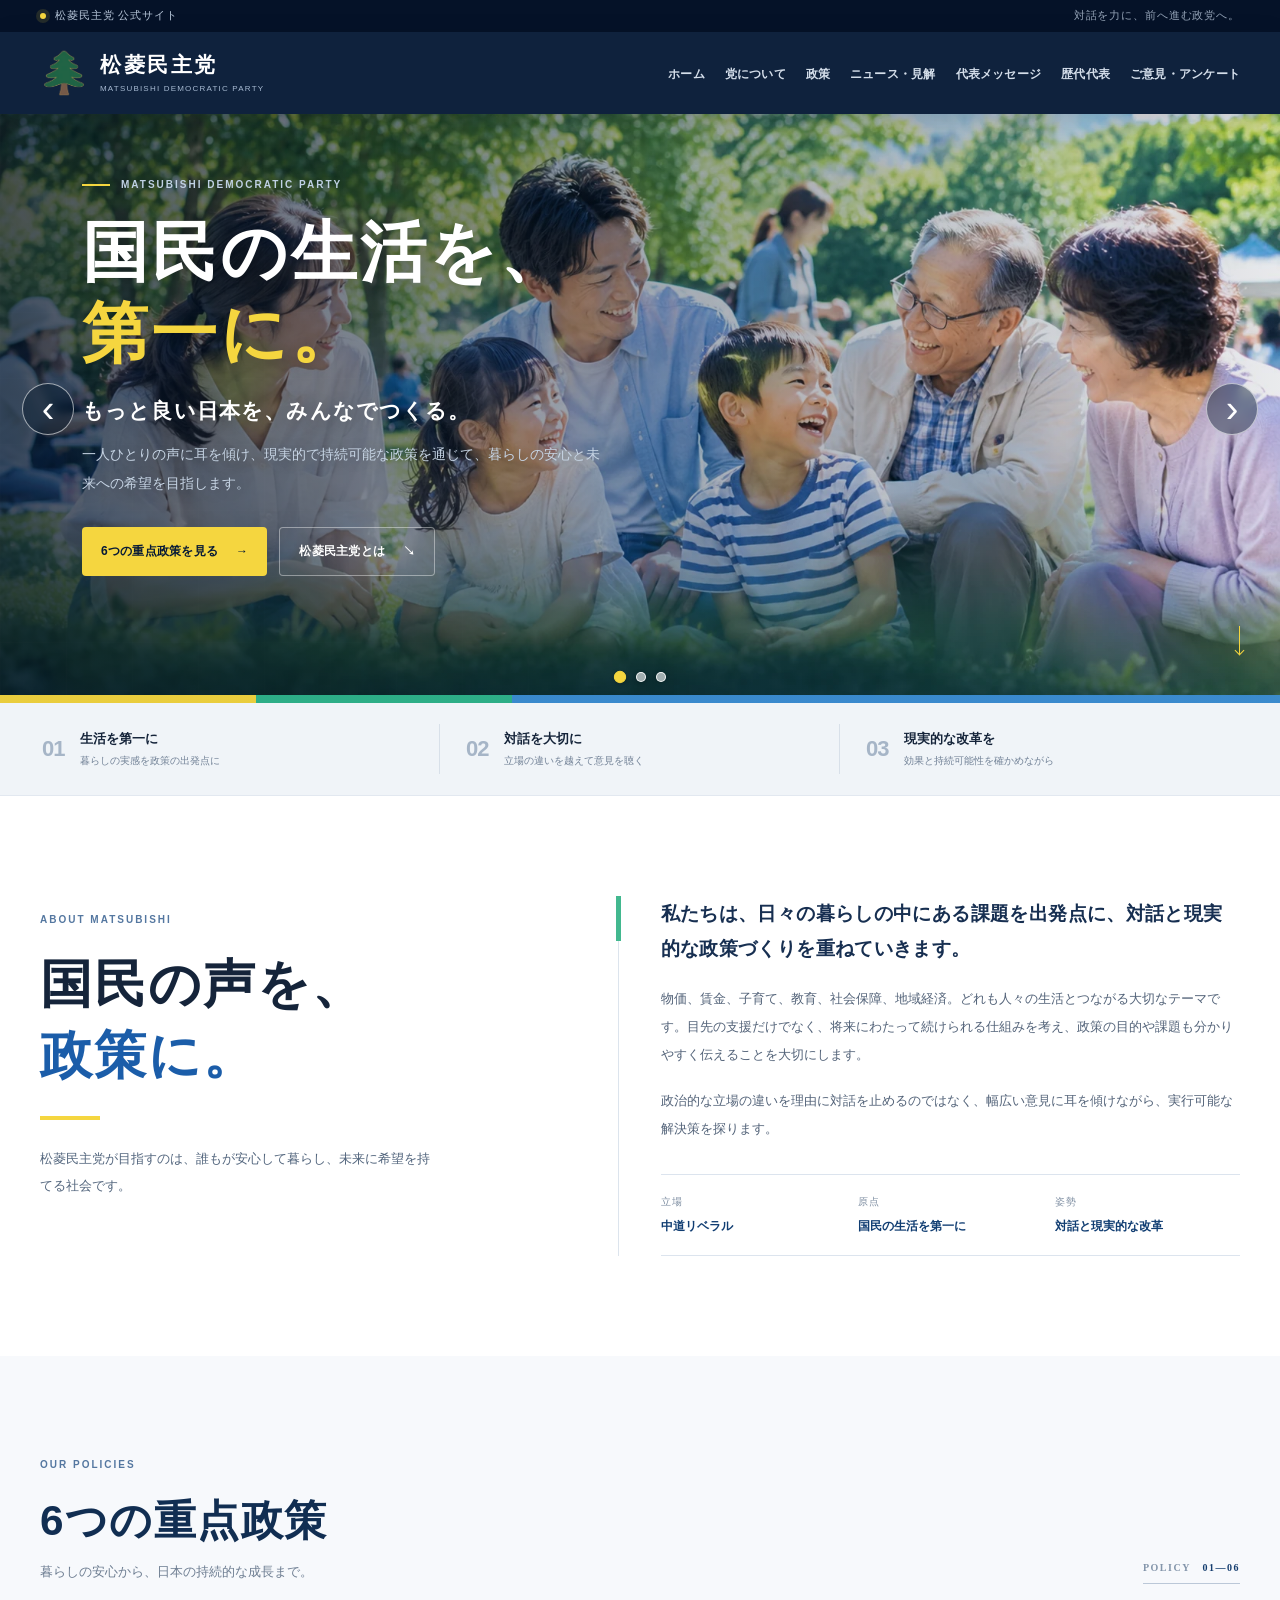
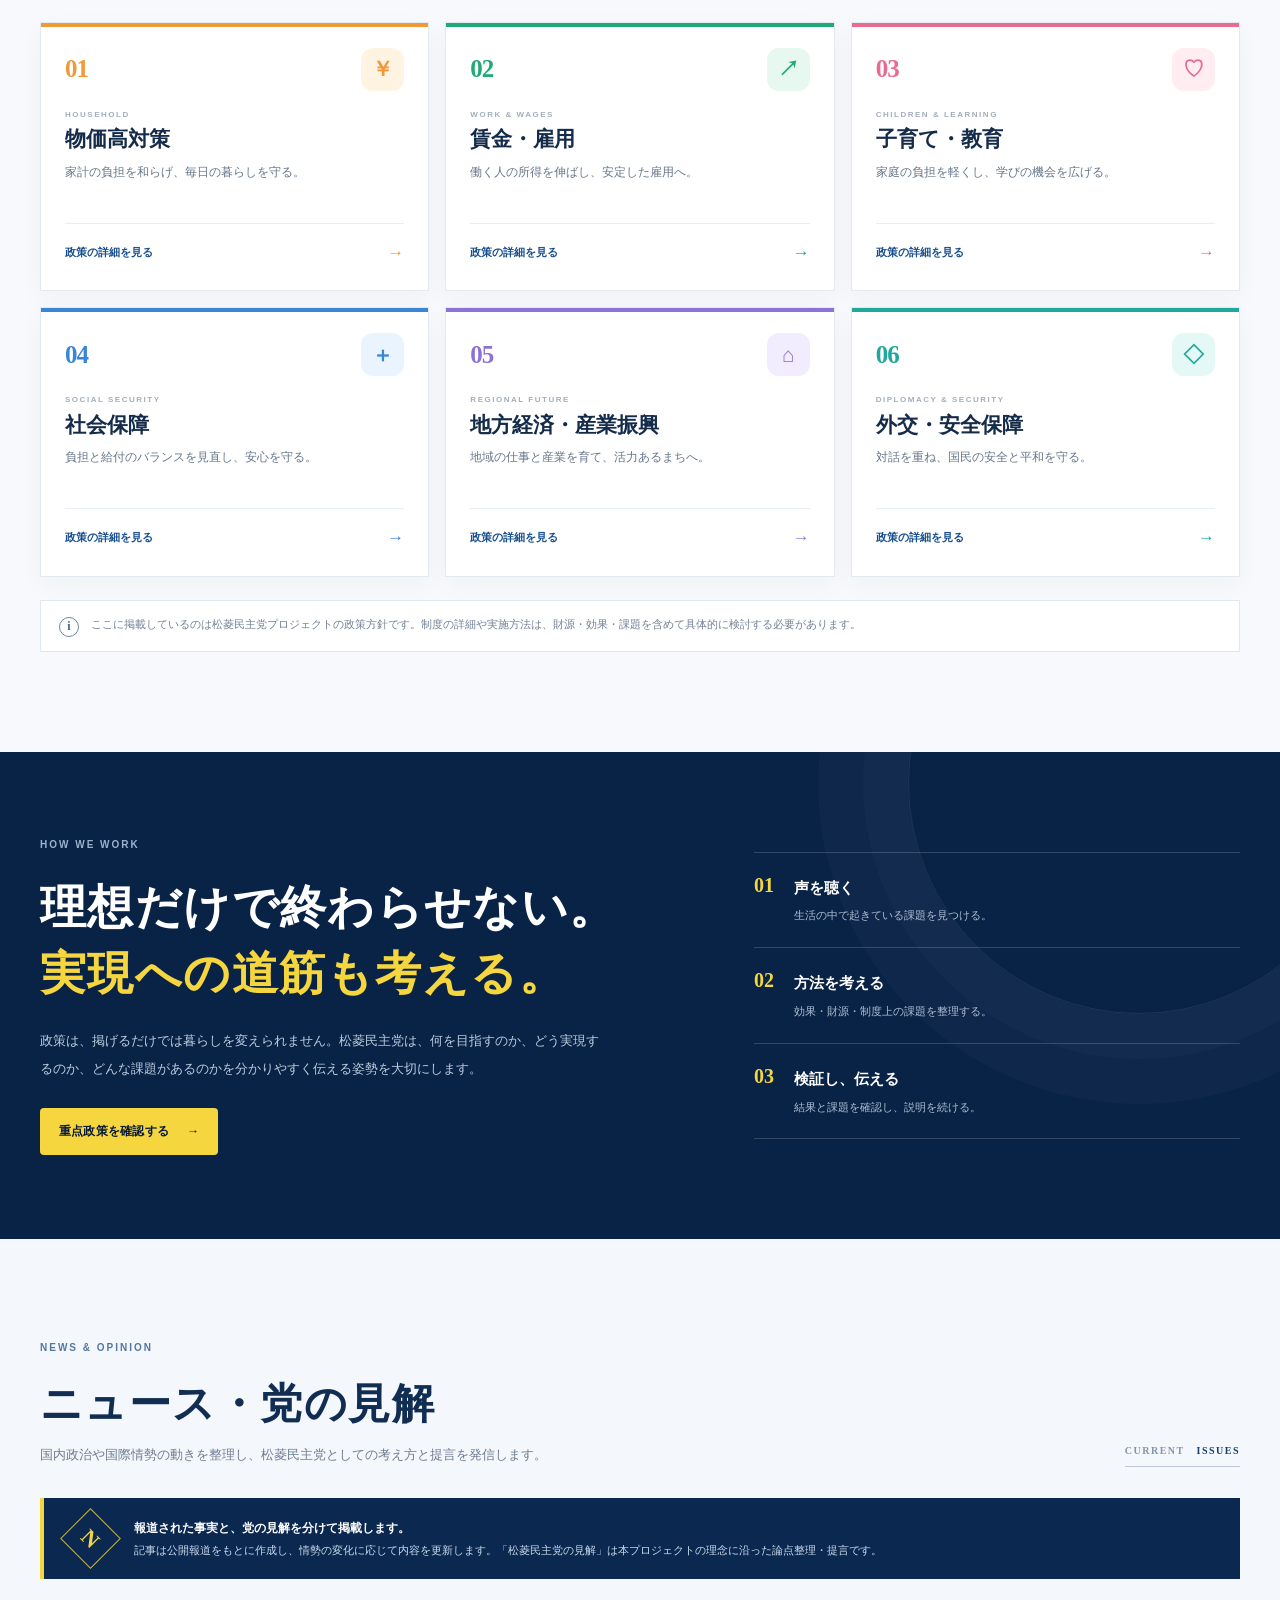
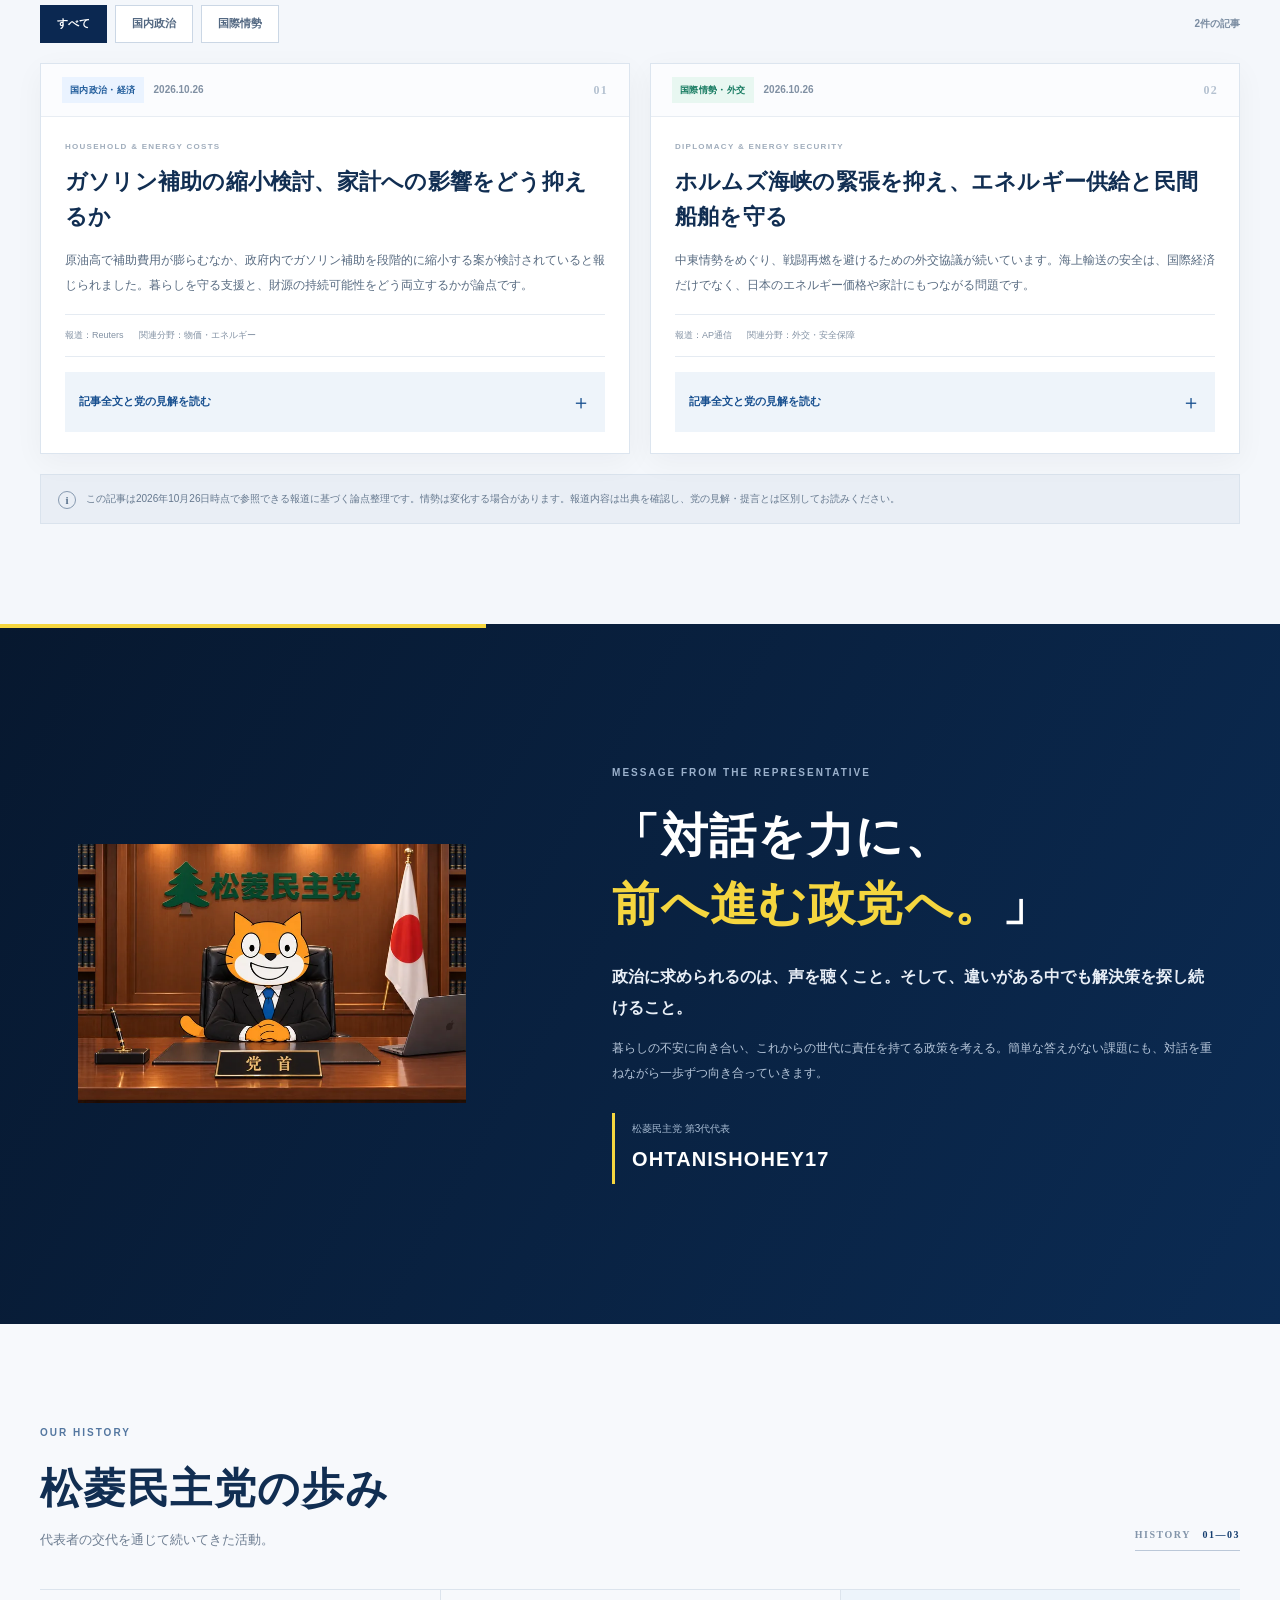
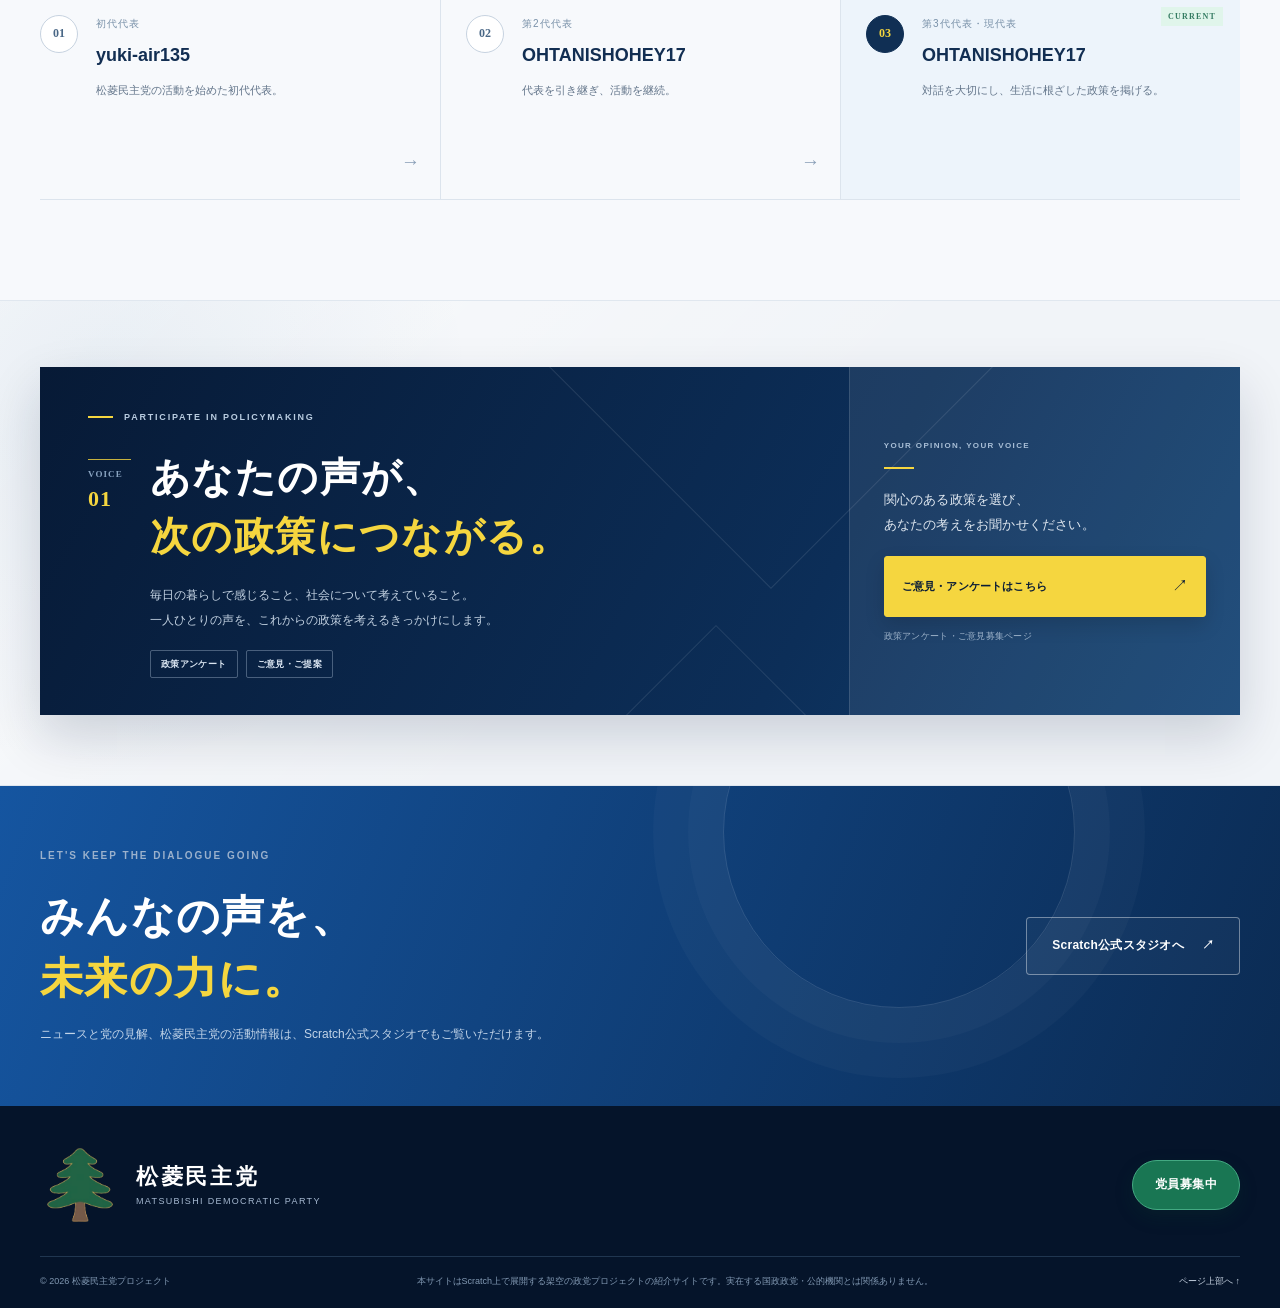
<file: index.html>
<!doctype html>
<html lang="ja">
<head>
  <meta charset="utf-8">
  <meta name="viewport" content="width=device-width, initial-scale=1">
  <link rel="canonical" href="https://matsubishi-group.github.io/MDP/">
<meta name="theme-color" content="#081b37">
  <meta name="description" content="松菱民主党の公式サイト。国民の生活を第一に、物価高対策、賃金・雇用、子育て・教育、社会保障、地方経済、外交・安全保障の6つの重点政策を紹介します。">
  <title>松菱民主党 公式サイト｜国民の生活を、第一に。</title>
  <meta property="og:site_name" content="松菱民主党">
  <meta property="og:title" content="松菱民主党 公式サイト｜国民の生活を、第一に。">
  <meta property="og:description" content="国民の生活を第一に。松菱民主党の理念、6つの重点政策、活動と代表メッセージをご紹介します。">
  <meta property="og:type" content="website">
  <meta property="og:url" content="https://matsubishi-group.github.io/MDP/">
  <meta property="og:image" content="https://matsubishi-group.github.io/MDP/assets/logo-tree.png">
  <script type="application/ld+json">
  {
    "@context": "https://schema.org",
    "@type": "Organization",
    "name": "松菱民主党",
    "alternateName": "Matsubishi Democratic Party",
    "url": "https://matsubishi-group.github.io/MDP/",
    "logo": "https://matsubishi-group.github.io/MDP/assets/logo-tree.png",
    "description": "国民の生活を第一に考えることを基本理念とする、架空の政治団体の公式サイトです。"
  }
  </script>
  <link rel="icon" href="assets/logo-tree.png" type="image/png">
  <link rel="stylesheet" href="styles.css?v=20261030-navfix">
</head>
<body>
  <a class="skip-link" href="#main">本文へスキップ</a>
  <div class="topline"><div class="container topline-inner"><span><i class="status-dot"></i> 松菱民主党 公式サイト</span><span class="topline-right">対話を力に、前へ進む政党へ。</span></div></div>
  <header class="site-header" id="top">
    <div class="container nav-wrap">
      <a class="brand" href="#top" aria-label="松菱民主党 ホーム">
        <img src="assets/logo-tree.png" width="48" height="48" alt="">
        <span class="brand-text"><strong>松菱民主党</strong><small>MATSUBISHI DEMOCRATIC PARTY</small></span>
      </a>
      <button class="menu-toggle" aria-expanded="false" aria-controls="main-nav" aria-label="メニューを開く"><span></span><span></span><span></span></button>
      <nav id="main-nav" class="main-nav" aria-label="メインメニュー">
        <a class="nav-link is-active" href="#top">ホーム</a>
        <a class="nav-link" href="#about">党について</a>
        <a class="nav-link" href="#policies">政策</a>
        <a class="nav-link" href="#activities">ニュース・見解</a>
        <a class="nav-link" href="#message">代表メッセージ</a>
        <a class="nav-link" href="#history">歴代代表</a>
        <a class="nav-link" href="voice.html">ご意見・アンケート</a>
      </nav>
    </div>
  </header>

  <main id="main">
    <section class="hero" aria-label="松菱民主党の理念">
      <div class="hero-background-slide" aria-hidden="true"></div>
      <div class="hero-grid-pattern" aria-hidden="true"></div>
      <button class="hero-slider-arrow hero-slider-prev" type="button" aria-label="前のスライドへ">&#8249;</button>
      <button class="hero-slider-arrow hero-slider-next" type="button" aria-label="次のスライドへ">&#8250;</button>
      <div class="hero-pagination" role="group" aria-label="バナーのページネーション">
        <button class="hero-pagination-dot is-active" type="button" data-hero-page="0" aria-label="1枚目：国民の生活" aria-pressed="true">01</button>
        <button class="hero-pagination-dot" type="button" data-hero-page="1" aria-label="2枚目：医療と福祉" aria-pressed="false">02</button>
        <button class="hero-pagination-dot" type="button" data-hero-page="2" aria-label="3枚目：地域の暮らし" aria-pressed="false">03</button>
      </div>
      <div class="container hero-inner">
        <div class="hero-copy">
          <p class="eyebrow"><span class="eyebrow-line"></span> MATSUBISHI DEMOCRATIC PARTY</p>
          <h1 id="hero-title">国民の生活を、<br><em>第一に。</em></h1>
          <p class="hero-lead" id="hero-lead">もっと良い日本を、みんなでつくる。</p>
          <p class="hero-description">一人ひとりの声に耳を傾け、現実的で持続可能な政策を通じて、暮らしの安心と未来への希望を目指します。</p>
          <div class="hero-actions">
            <a class="button button-yellow" href="#policies">6つの重点政策を見る <span aria-hidden="true">→</span></a>
            <a class="button button-outline" href="#about">松菱民主党とは <span aria-hidden="true">↘</span></a>
          </div>
        </div>
        <div class="hero-visual" aria-label="松菱民主党の既存ビジュアル">
          <div class="hero-photo hero-photo-main" data-slide-photo="0"></div>
          <div class="hero-photo hero-photo-side" data-slide-photo="1"></div>
          <div class="hero-photo hero-photo-small" data-slide-photo="2"></div>
          <div class="photo-caption"><span class="caption-dot"></span><span id="hero-caption">対話から、より良い未来へ</span></div>
          <div class="hero-number">01 <span>/ 03</span></div>
        </div>
      </div>
      <div class="hero-bottom container"><span>暮らしに寄り添う政策を。</span><span class="scroll-hint">SCROLL <i></i></span></div>
    </section>

    <section class="value-strip" aria-label="松菱民主党が大切にすること">
      <div class="container value-grid">
        <div class="value-item"><span class="value-number">01</span><span><strong>生活を第一に</strong><small>暮らしの実感を政策の出発点に</small></span></div>
        <div class="value-item"><span class="value-number">02</span><span><strong>対話を大切に</strong><small>立場の違いを越えて意見を聴く</small></span></div>
        <div class="value-item"><span class="value-number">03</span><span><strong>現実的な改革を</strong><small>効果と持続可能性を確かめながら</small></span></div>
      </div>
    </section>

    <section class="section about-section" id="about">
      <div class="container about-layout">
        <div class="section-heading">
          <p class="section-kicker">ABOUT MATSUBISHI</p>
          <h2>国民の声を、<br><span>政策に。</span></h2>
          <div class="heading-rule"></div>
          <p class="heading-note">松菱民主党が目指すのは、誰もが安心して暮らし、未来に希望を持てる社会です。</p>
        </div>
        <div class="about-copy">
          <p class="lead-paragraph">私たちは、日々の暮らしの中にある課題を出発点に、対話と現実的な政策づくりを重ねていきます。</p>
          <p>物価、賃金、子育て、教育、社会保障、地域経済。どれも人々の生活とつながる大切なテーマです。目先の支援だけでなく、将来にわたって続けられる仕組みを考え、政策の目的や課題も分かりやすく伝えることを大切にします。</p>
          <p>政治的な立場の違いを理由に対話を止めるのではなく、幅広い意見に耳を傾けながら、実行可能な解決策を探ります。</p>
          <div class="about-points"><div><span>立場</span><strong>中道リベラル</strong></div><div><span>原点</span><strong>国民の生活を第一に</strong></div><div><span>姿勢</span><strong>対話と現実的な改革</strong></div></div>
        </div>
      </div>
    </section>

    <section class="section policy-section" id="policies">
      <div class="container">
        <div class="section-topline"><div><p class="section-kicker">OUR POLICIES</p><h2 class="section-title">6つの重点政策</h2><p class="section-subtitle">暮らしの安心から、日本の持続的な成長まで。</p></div><span class="section-index">POLICY <b>01—06</b></span></div>
        <div class="policy-grid">
          <article class="policy-card policy-orange" id="policy-prices">
            <div class="policy-card-top"><span class="policy-no">01</span><span class="policy-icon" aria-hidden="true">￥</span></div><p class="policy-label">HOUSEHOLD</p><h3>物価高対策</h3><p class="policy-short">家計の負担を和らげ、毎日の暮らしを守る。</p><a class="text-button policy-page-link" href="policy-prices.html">政策の詳細を見る <span aria-hidden="true">→</span></a>
            
          </article>
          <article class="policy-card policy-green" id="policy-wages">
            <div class="policy-card-top"><span class="policy-no">02</span><span class="policy-icon" aria-hidden="true">↗</span></div><p class="policy-label">WORK & WAGES</p><h3>賃金・雇用</h3><p class="policy-short">働く人の所得を伸ばし、安定した雇用へ。</p><a class="text-button policy-page-link" href="policy-wages.html">政策の詳細を見る <span aria-hidden="true">→</span></a>
            
          </article>
          <article class="policy-card policy-rose" id="policy-education">
            <div class="policy-card-top"><span class="policy-no">03</span><span class="policy-icon" aria-hidden="true">♡</span></div><p class="policy-label">CHILDREN & LEARNING</p><h3>子育て・教育</h3><p class="policy-short">家庭の負担を軽くし、学びの機会を広げる。</p><a class="text-button policy-page-link" href="policy-education.html">政策の詳細を見る <span aria-hidden="true">→</span></a>
            
          </article>
          <article class="policy-card policy-blue" id="policy-social">
            <div class="policy-card-top"><span class="policy-no">04</span><span class="policy-icon" aria-hidden="true">＋</span></div><p class="policy-label">SOCIAL SECURITY</p><h3>社会保障</h3><p class="policy-short">負担と給付のバランスを見直し、安心を守る。</p><a class="text-button policy-page-link" href="policy-social.html">政策の詳細を見る <span aria-hidden="true">→</span></a>
            
          </article>
          <article class="policy-card policy-purple" id="policy-local">
            <div class="policy-card-top"><span class="policy-no">05</span><span class="policy-icon" aria-hidden="true">⌂</span></div><p class="policy-label">REGIONAL FUTURE</p><h3>地方経済・産業振興</h3><p class="policy-short">地域の仕事と産業を育て、活力あるまちへ。</p><a class="text-button policy-page-link" href="policy-local.html">政策の詳細を見る <span aria-hidden="true">→</span></a>
            
          </article>
          <article class="policy-card policy-teal" id="policy-security">
            <div class="policy-card-top"><span class="policy-no">06</span><span class="policy-icon" aria-hidden="true">◇</span></div><p class="policy-label">DIPLOMACY & SECURITY</p><h3>外交・安全保障</h3><p class="policy-short">対話を重ね、国民の安全と平和を守る。</p><a class="text-button policy-page-link" href="policy-security.html">政策の詳細を見る <span aria-hidden="true">→</span></a>
            
          </article>
        </div>
        <div class="policy-note"><span class="note-symbol">i</span><p>ここに掲載しているのは松菱民主党プロジェクトの政策方針です。制度の詳細や実施方法は、財源・効果・課題を含めて具体的に検討する必要があります。</p></div>
      </div>
    </section>

    <section class="section approach-section">
      <div class="container approach-layout">
        <div><p class="section-kicker section-kicker-light">HOW WE WORK</p><h2>理想だけで終わらせない。<br><span>実現への道筋も考える。</span></h2><p class="approach-intro">政策は、掲げるだけでは暮らしを変えられません。松菱民主党は、何を目指すのか、どう実現するのか、どんな課題があるのかを分かりやすく伝える姿勢を大切にします。</p><a class="button button-yellow" href="#policies">重点政策を確認する <span aria-hidden="true">→</span></a></div>
        <div class="approach-steps"><div class="approach-step"><span>01</span><div><strong>声を聴く</strong><p>生活の中で起きている課題を見つける。</p></div></div><div class="approach-step"><span>02</span><div><strong>方法を考える</strong><p>効果・財源・制度上の課題を整理する。</p></div></div><div class="approach-step"><span>03</span><div><strong>検証し、伝える</strong><p>結果と課題を確認し、説明を続ける。</p></div></div></div>
      </div>
    </section>

    <section class="section news-section" id="activities">
      <div class="container">
        <div class="section-topline">
          <div><p class="section-kicker">NEWS &amp; OPINION</p><h2 class="section-title">ニュース・党の見解</h2><p class="section-subtitle">国内政治や国際情勢の動きを整理し、松菱民主党としての考え方と提言を発信します。</p></div>
          <span class="section-index">CURRENT <b>ISSUES</b></span>
        </div>
        <div class="news-intro"><span class="news-intro-mark" aria-hidden="true">N</span><p><strong>報道された事実と、党の見解を分けて掲載します。</strong><br>記事は公開報道をもとに作成し、情勢の変化に応じて内容を更新します。「松菱民主党の見解」は本プロジェクトの理念に沿った論点整理・提言です。</p></div>
        <div class="news-toolbar">
          <div class="news-filters" role="group" aria-label="ニュースの分野を選択">
            <button class="news-filter is-selected" type="button" data-news-filter="all" aria-pressed="true">すべて</button>
            <button class="news-filter" type="button" data-news-filter="domestic" aria-pressed="false">国内政治</button>
            <button class="news-filter" type="button" data-news-filter="international" aria-pressed="false">国際情勢</button>
          </div>
          <span class="news-result-count" id="news-result-count">2件の記事</span>
        </div>
        <div class="news-grid" id="news-grid">
          <article class="news-card" data-news-category="domestic">
            <div class="news-card-top"><span class="news-category category-domestic">国内政治・経済</span><time datetime="2026-10-26">2026.10.26</time><span class="news-number">01</span></div>
            <div class="news-card-body">
              <p class="news-eyebrow">HOUSEHOLD &amp; ENERGY COSTS</p>
              <h3>ガソリン補助の縮小検討、家計への影響をどう抑えるか</h3>
              <p class="news-summary">原油高で補助費用が膨らむなか、政府内でガソリン補助を段階的に縮小する案が検討されていると報じられました。暮らしを守る支援と、財源の持続可能性をどう両立するかが論点です。</p>
              <div class="news-meta"><span>報道：Reuters</span><span>関連分野：物価・エネルギー</span></div>
              <details class="news-details"><summary>記事全文と党の見解を読む <span aria-hidden="true">＋</span></summary>
                <div class="news-detail-content">
                  <h4>報道内容</h4>
                  <p>Reutersは2026年10月23日、原油価格の上昇と補助予算の減少を背景に、政府内で12月以降のガソリン補助を段階的に縮小する案が検討されていると報じました。報道時点では検討案であり、確定した決定として扱うことはできません。</p>
                  <h4>松菱民主党の見解</h4>
                  <p>補助を続けるには財源が必要ですが、急な縮小は、車が生活や仕事に欠かせない地域、運送業、中小企業、農業などに大きな影響を与えます。見直しを行う場合は、変更の時期や段階を早めに示し、家計や物流への影響を検証することが重要です。</p>
                  <ul><li>低所得世帯や公共交通が限られる地域への影響を丁寧に確認する。</li><li>燃料費の変化が食品価格や配送料に及ぼす影響も点検する。</li><li>支援策の費用・財源・効果を公開し、必要に応じて見直す。</li></ul>
                  <p class="news-conclusion">支援を縮小するかどうかだけでなく、負担が集中する人をどう支えるかまで示すことが、政策への信頼につながります。</p>
                  <a class="news-source" href="https://www.reuters.com/business/energy/japan-weighs-phasing-out-gasoline-subsidies-december-costs-mount-officials-say-2026-10-23/" target="_blank" rel="noopener noreferrer">出典：Reutersの記事を読む <span aria-hidden="true">↗</span></a>
                </div>
              </details>
            </div>
          </article>
          <article class="news-card" data-news-category="international">
            <div class="news-card-top"><span class="news-category category-international">国際情勢・外交</span><time datetime="2026-10-26">2026.10.26</time><span class="news-number">02</span></div>
            <div class="news-card-body">
              <p class="news-eyebrow">DIPLOMACY &amp; ENERGY SECURITY</p>
              <h3>ホルムズ海峡の緊張を抑え、エネルギー供給と民間船舶を守る</h3>
              <p class="news-summary">中東情勢をめぐり、戦闘再燃を避けるための外交協議が続いています。海上輸送の安全は、国際経済だけでなく、日本のエネルギー価格や家計にもつながる問題です。</p>
              <div class="news-meta"><span>報道：AP通信</span><span>関連分野：外交・安全保障</span></div>
              <details class="news-details"><summary>記事全文と党の見解を読む <span aria-hidden="true">＋</span></summary>
                <div class="news-detail-content">
                  <h4>報道内容</h4>
                  <p>AP通信は2026年10月26日、サウジアラビア、パキスタン、トルコの代表団がイラン当局との協議のためテヘラン入りし、地域での戦闘再燃を防ぎ緊張を緩和するための外交努力が行われていると報じました。中東の緊張は、民間船舶の安全やエネルギー輸送にも影響するおそれがあります。</p>
                  <h4>松菱民主党の見解</h4>
                  <p>国際的な危機では、軍事的な緊張を高めない努力と、対話の窓口を維持する外交が重要です。民間人の安全と商船の航行を守り、国際法を尊重した緊張緩和を各国に求めるべきです。</p>
                  <ul><li>関係国や国際機関と連携し、対話による緊張緩和を後押しする。</li><li>民間人・民間船舶の安全確保と人道上の配慮を重視する。</li><li>日本国内では、エネルギー調達先の多様化や備蓄、価格上昇への備えを進める。</li></ul>
                  <p class="news-conclusion">外交と危機への備えを両輪にし、国際情勢の変化が国民の暮らしに及ぼす影響をできる限り小さくすることが必要です。</p>
                  <a class="news-source" href="https://apnews.com/article/36486edb61b3bf4e0df67e8a17123e44" target="_blank" rel="noopener noreferrer">出典：AP通信の記事を読む <span aria-hidden="true">↗</span></a>
                  <a class="news-source news-source-secondary" href="https://apnews.com/article/2abebce2fca2c085e0e0ee717e42cf28" target="_blank" rel="noopener noreferrer">関連報道：ホルムズ海峡の船舶をめぐる情勢 <span aria-hidden="true">↗</span></a>
                </div>
              </details>
            </div>
          </article>
        </div>
        <div class="news-disclaimer"><span aria-hidden="true">i</span><p>この記事は2026年10月26日時点で参照できる報道に基づく論点整理です。情勢は変化する場合があります。報道内容は出典を確認し、党の見解・提言とは区別してお読みください。</p></div>
      </div>
    </section>

    <section class="message-section" id="message">
      <div class="container message-layout">
        <div class="message-photo-wrap"><img src="assets/representative-scratch-cat.webp" alt="松菱民主党代表の猫キャラクター" class="message-photo"><span class="photo-label">REPRESENTATIVE</span></div>
        <div class="message-copy"><p class="section-kicker section-kicker-light">MESSAGE FROM THE REPRESENTATIVE</p><h2>「対話を力に、<br><span>前へ進む政党へ。</span>」</h2><p class="message-lead">政治に求められるのは、声を聴くこと。そして、違いがある中でも解決策を探し続けること。</p><p>暮らしの不安に向き合い、これからの世代に責任を持てる政策を考える。簡単な答えがない課題にも、対話を重ねながら一歩ずつ向き合っていきます。</p><div class="representative-sign"><span>松菱民主党 第3代代表</span><strong>OHTANISHOHEY17</strong></div></div>
      </div>
    </section>

    <section class="section history-section" id="history">
      <div class="container">
        <div class="section-topline"><div><p class="section-kicker">OUR HISTORY</p><h2 class="section-title">松菱民主党の歩み</h2><p class="section-subtitle">代表者の交代を通じて続いてきた活動。</p></div><span class="section-index">HISTORY <b>01—03</b></span></div>
        <div class="timeline">
          <article class="timeline-item"><span class="timeline-marker">01</span><div class="timeline-body"><p class="timeline-label">初代代表</p><h3><a href="https://scratch.mit.edu/users/yuki-air135/" target="_blank" rel="noopener noreferrer">yuki-air135</a></h3><p>松菱民主党の活動を始めた初代代表。</p></div><span class="timeline-arrow" aria-hidden="true">→</span></article>
          <article class="timeline-item"><span class="timeline-marker">02</span><div class="timeline-body"><p class="timeline-label">第2代代表</p><h3><a href="https://scratch.mit.edu/users/OHTANISHOHEY17/" target="_blank" rel="noopener noreferrer">OHTANISHOHEY17</a></h3><p>代表を引き継ぎ、活動を継続。</p></div><span class="timeline-arrow" aria-hidden="true">→</span></article>
          <article class="timeline-item timeline-current"><span class="timeline-marker">03</span><div class="timeline-body"><p class="timeline-label">第3代代表・現代表</p><h3><a href="https://scratch.mit.edu/users/OHTANISHOHEY17/" target="_blank" rel="noopener noreferrer">OHTANISHOHEY17</a></h3><p>対話を大切にし、生活に根ざした政策を掲げる。</p></div><span class="current-label">CURRENT</span></article>
        </div>
      </div>
    </section>

    <section class="voice-invite" id="voice-invite" aria-labelledby="voice-invite-title">
      <div class="container">
        <div class="voice-invite-frame">
          <div class="voice-invite-main">
            <p class="voice-invite-kicker"><span></span> PARTICIPATE IN POLICYMAKING</p>
            <div class="voice-invite-heading-row">
              <span class="voice-invite-index">VOICE<br><b>01</b></span>
              <h2 id="voice-invite-title">あなたの声が、<br><em>次の政策につながる。</em></h2>
            </div>
            <p class="voice-invite-description">毎日の暮らしで感じること、社会について考えていること。<br class="voice-desktop-break">一人ひとりの声を、これからの政策を考えるきっかけにします。</p>
            <div class="voice-invite-tags" aria-label="参加できる内容"><span>政策アンケート</span><span>ご意見・ご提案</span></div>
          </div>
          <aside class="voice-invite-action" aria-label="アンケートページへの案内">
            <span class="voice-invite-action-label">YOUR OPINION, YOUR VOICE</span>
            
            <p>関心のある政策を選び、<br>あなたの考えをお聞かせください。</p>
            <a class="voice-invite-button" href="voice.html">ご意見・アンケートはこちら <span aria-hidden="true">↗</span></a>
            <small>政策アンケート・ご意見募集ページ</small>
          </aside>
        </div>
      </div>
    </section>

    <section class="closing-cta">
      <div class="container closing-inner"><div><p class="section-kicker section-kicker-light">LET'S KEEP THE DIALOGUE GOING</p><h2>みんなの声を、<br><span>未来の力に。</span></h2><p>ニュースと党の見解、松菱民主党の活動情報は、Scratch公式スタジオでもご覧いただけます。</p></div><div class="closing-actions"><a class="button button-outline button-large" href="https://scratch.mit.edu/studios/51175311/" target="_blank" rel="noopener noreferrer">Scratch公式スタジオへ <span aria-hidden="true">↗</span></a></div></div>
    </section>
  </main>

  <footer class="site-footer">
    <div class="container footer-main"><a class="brand footer-brand" href="#top" aria-label="松菱民主党 ホーム"><img src="assets/logo-tree.png" width="80" height="80" alt=""><span class="brand-text"><strong>松菱民主党</strong><small>MATSUBISHI DEMOCRATIC PARTY</small></span></a><div class="footer-links"><a class="button button-yellow footer-join-button" href="https://scratch.mit.edu/projects/1231125918" target="_blank" rel="noopener noreferrer">党員募集中</a></div></div>
    <div class="container footer-bottom"><p>© <span id="year">2026</span> 松菱民主党プロジェクト</p><p class="project-disclaimer">本サイトはScratch上で展開する架空の政党プロジェクトの紹介サイトです。実在する国政政党・公的機関とは関係ありません。</p><a href="#top" class="back-top">ページ上部へ ↑</a></div>
  </footer>
  <script src="script.js?v=20261030-reveal-voice"></script>
</body>
</html>
</file>
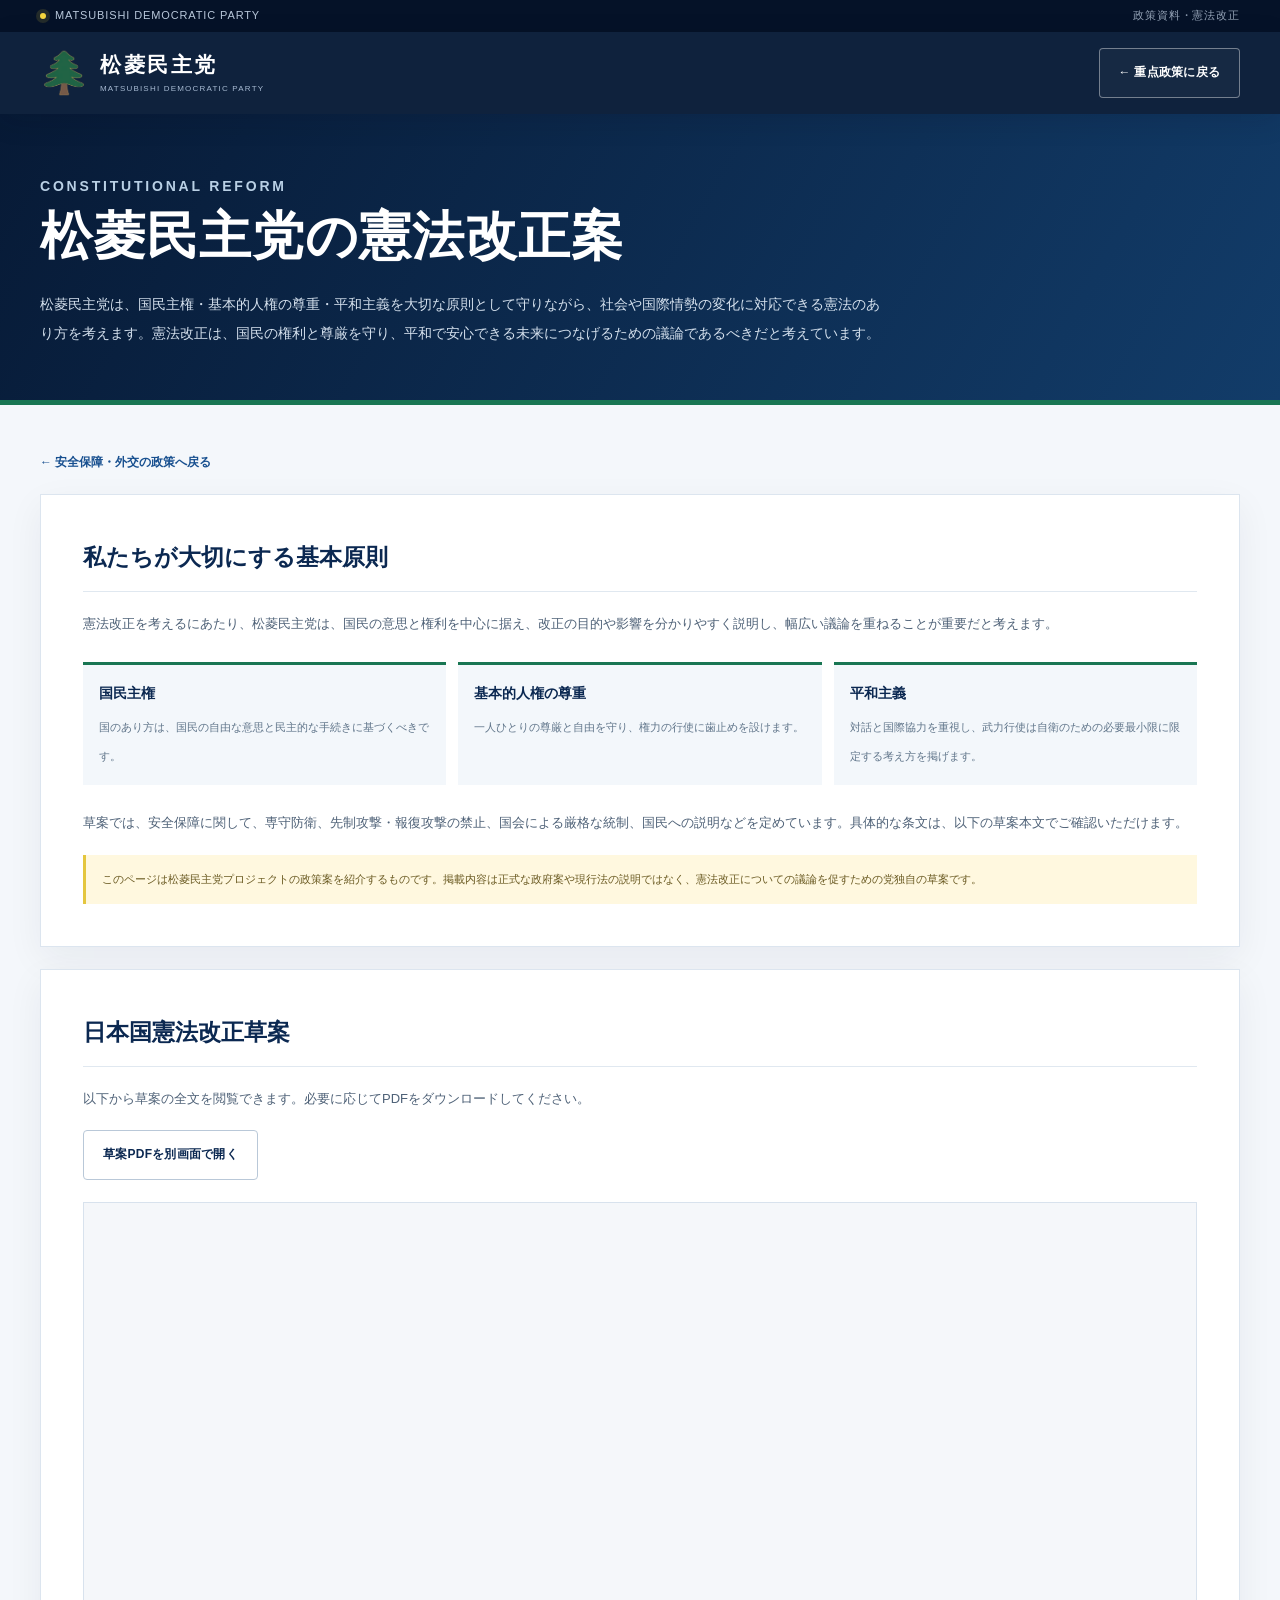
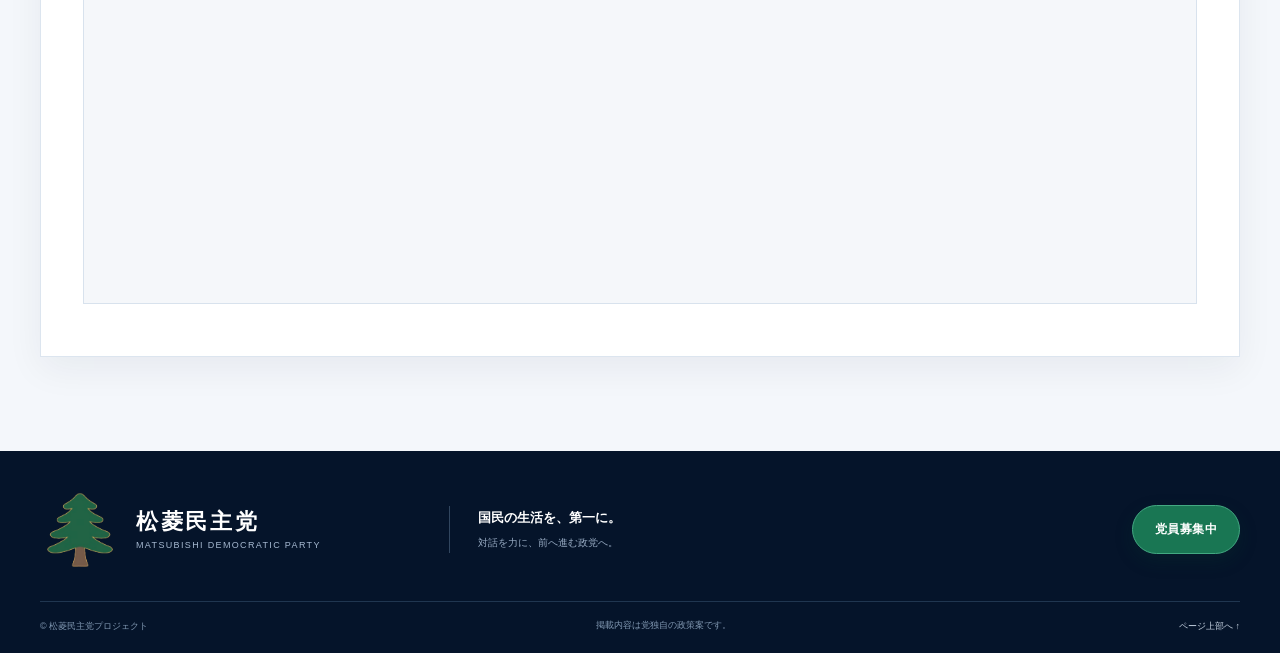
<file: constitution.html>
<!doctype html>
<html lang="ja">
<head>
<meta charset="utf-8"><meta name="viewport" content="width=device-width, initial-scale=1">
<link rel="canonical" href="https://matsubishi-group.github.io/MDP/constitution.html">
<meta name="description" content="松菱民主党の憲法改正に関する考え方と、日本国憲法改正草案をご紹介します。">
<title>松菱民主党の憲法改正案｜松菱民主党</title>
<link rel="stylesheet" href="styles.css?v=20261030-scroll-fade">
</head>
<body class="constitution-page">
<div class="topline"><div class="container topline-inner"><span><i class="status-dot"></i> MATSUBISHI DEMOCRATIC PARTY</span><span class="topline-right">政策資料・憲法改正</span></div></div>
<header class="site-header"><div class="container nav-wrap"><a class="brand" href="index.html#top"><img src="assets/logo-tree.png" width="48" height="48" alt="松菱民主党の木のロゴ"><span class="brand-text"><strong>松菱民主党</strong><small>MATSUBISHI DEMOCRATIC PARTY</small></span></a><a class="button button-outline" href="index.html#policies">← 重点政策に戻る</a></div></header>
<main>
<section class="constitution-hero"><div class="container"><p class="section-kicker">CONSTITUTIONAL REFORM</p><h1>松菱民主党の憲法改正案</h1><p>松菱民主党は、国民主権・基本的人権の尊重・平和主義を大切な原則として守りながら、社会や国際情勢の変化に対応できる憲法のあり方を考えます。憲法改正は、国民の権利と尊厳を守り、平和で安心できる未来につなげるための議論であるべきだと考えています。</p></div></section>
<section class="constitution-content"><div class="container"><a class="constitution-back" href="index.html#policies">← 安全保障・外交の政策へ戻る</a>
<div class="constitution-panel"><h2>私たちが大切にする基本原則</h2><p>憲法改正を考えるにあたり、松菱民主党は、国民の意思と権利を中心に据え、改正の目的や影響を分かりやすく説明し、幅広い議論を重ねることが重要だと考えます。</p><div class="constitution-principles"><div class="constitution-principle"><strong>国民主権</strong><span>国のあり方は、国民の自由な意思と民主的な手続きに基づくべきです。</span></div><div class="constitution-principle"><strong>基本的人権の尊重</strong><span>一人ひとりの尊厳と自由を守り、権力の行使に歯止めを設けます。</span></div><div class="constitution-principle"><strong>平和主義</strong><span>対話と国際協力を重視し、武力行使は自衛のための必要最小限に限定する考え方を掲げます。</span></div></div><p>草案では、安全保障に関して、専守防衛、先制攻撃・報復攻撃の禁止、国会による厳格な統制、国民への説明などを定めています。具体的な条文は、以下の草案本文でご確認いただけます。</p><div class="constitution-notice">このページは松菱民主党プロジェクトの政策案を紹介するものです。掲載内容は正式な政府案や現行法の説明ではなく、憲法改正についての議論を促すための党独自の草案です。</div></div>
<div class="constitution-panel"><h2>日本国憲法改正草案</h2><p>以下から草案の全文を閲覧できます。必要に応じてPDFをダウンロードしてください。</p><div class="constitution-actions"><a class="button button-outline" style="color:#0b2851;border-color:#b9c8d8" href="assets/matsubishi-constitution-draft.pdf" target="_blank" rel="noopener noreferrer">草案PDFを別画面で開く</a></div><div style="margin-top:22px"><iframe class="constitution-document" src="assets/matsubishi-constitution-draft.pdf" title="松菱民主党 日本国憲法改正草案 PDF"></iframe></div></div>
</div></section></main>
<footer class="site-footer"><div class="container footer-main"><a class="brand footer-brand" href="index.html#top"><img src="assets/logo-tree.png" width="48" height="48" alt=""><span class="brand-text"><strong>松菱民主党</strong><small>MATSUBISHI DEMOCRATIC PARTY</small></span></a><p>国民の生活を、第一に。<br><span>対話を力に、前へ進む政党へ。</span></p><div class="footer-links"><a class="button footer-join-button" href="https://scratch.mit.edu/projects/1231125918" target="_blank" rel="noopener noreferrer">党員募集中</a></div></div><div class="container footer-bottom"><p>© 松菱民主党プロジェクト</p><p class="project-disclaimer">掲載内容は党独自の政策案です。</p><a class="back-top" href="#top">ページ上部へ ↑</a></div></footer>
</body></html>
</file>
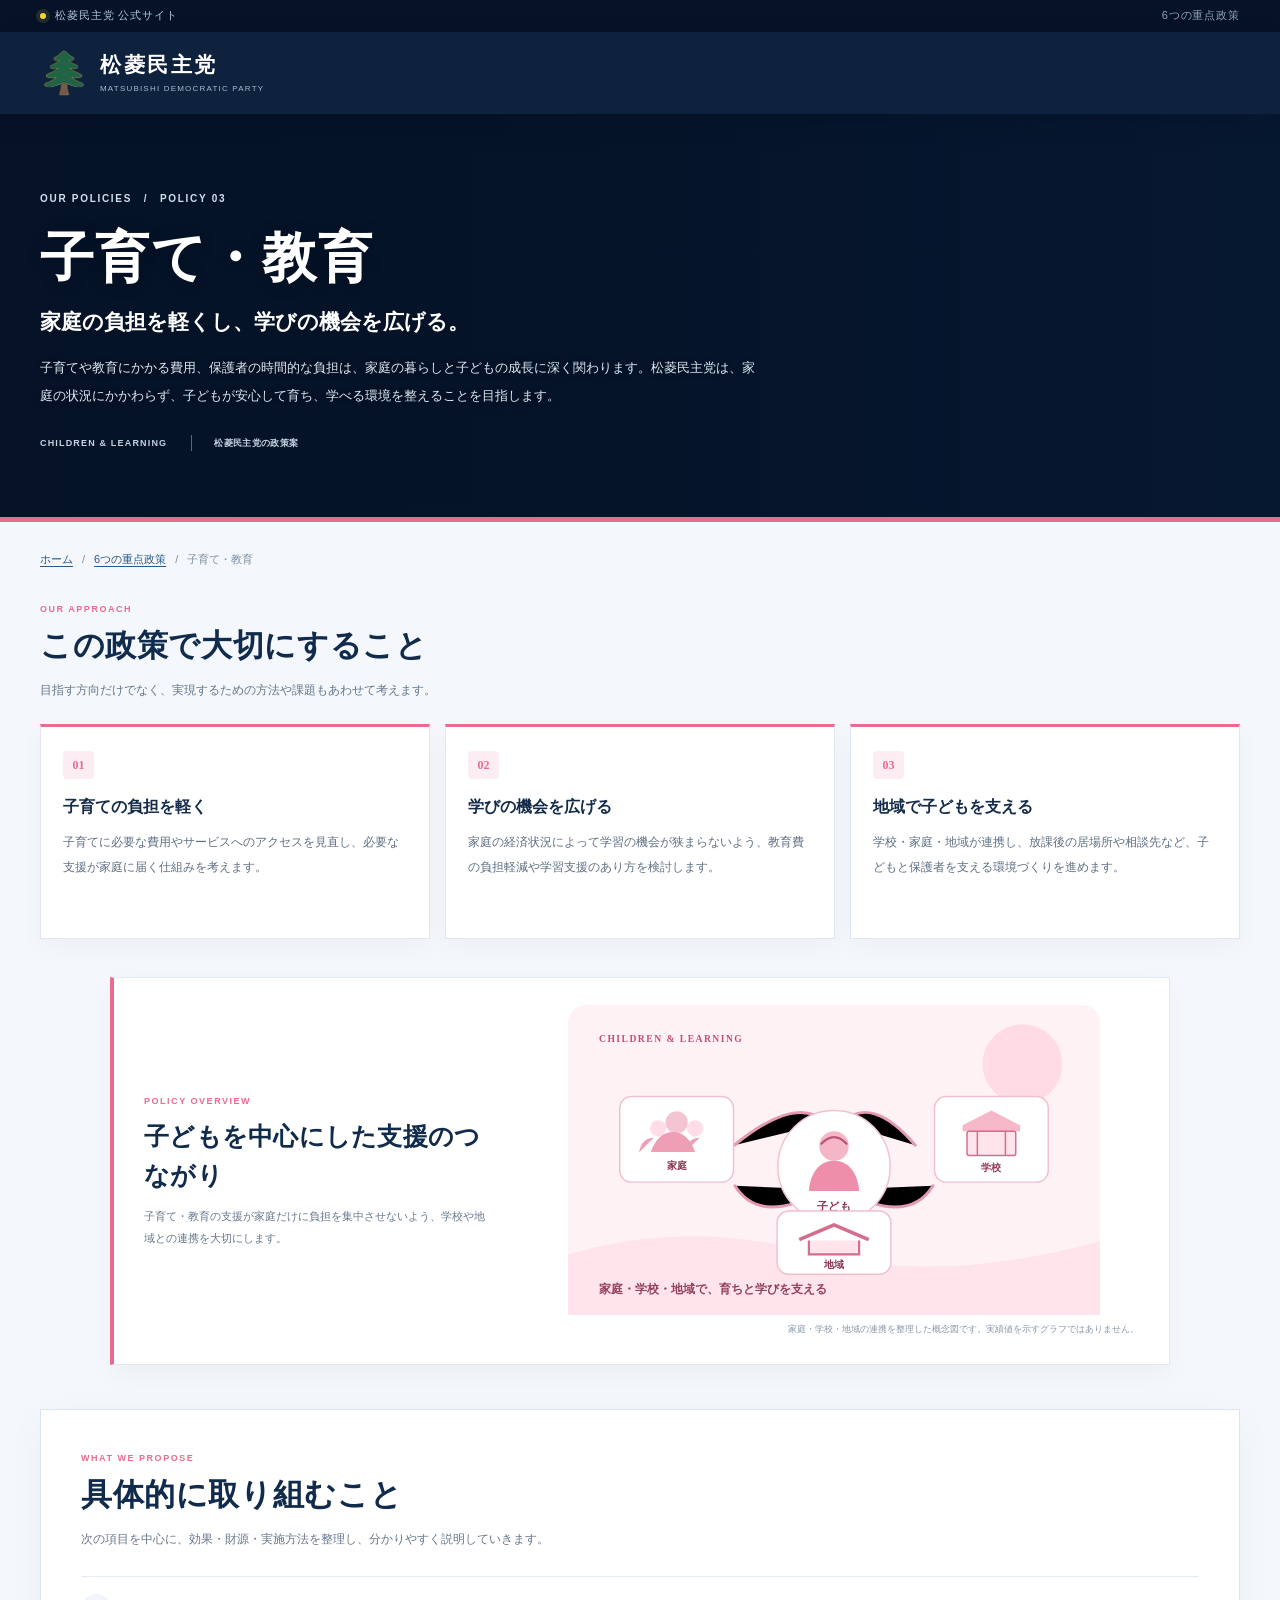
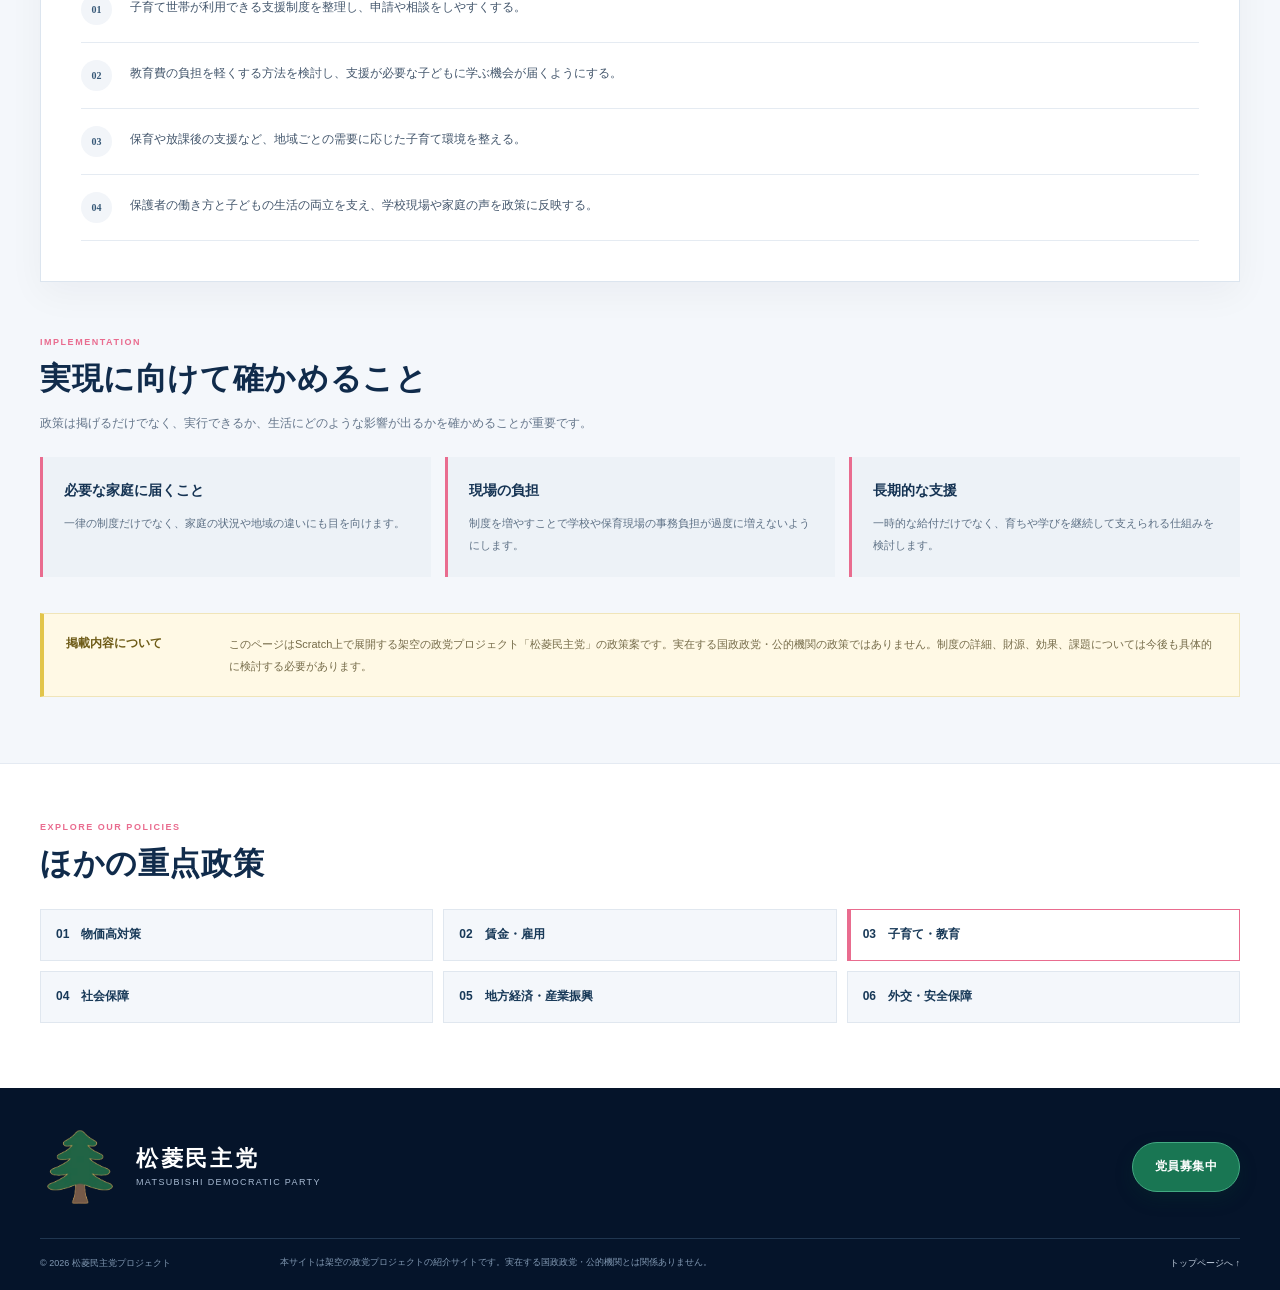
<file: policy-education.html>
<!doctype html>
<html lang="ja">
<head>
<meta charset="utf-8">
<meta name="viewport" content="width=device-width, initial-scale=1">
<link rel="canonical" href="https://matsubishi-group.github.io/MDP/policy-education.html">
<meta name="theme-color" content="#081b37">
<meta property="og:title" content="子育て・教育｜松菱民主党の重点政策">
<meta property="og:type" content="website">
<meta name="description" content="松菱民主党の重点政策「子育て・教育」について、基本方針・具体的な取り組み・実現に向けた課題をご紹介します。">
<title>子育て・教育｜6つの重点政策｜松菱民主党</title>
<link rel="icon" href="assets/logo-tree.png" type="image/png">
<link rel="stylesheet" href="styles.css?v=20261030-scroll-fade">
</head>
<body class="policy-page policy-page--rose">
<div class="topline"><div class="container topline-inner"><span><i class="status-dot"></i> 松菱民主党 公式サイト</span><span class="topline-right">6つの重点政策</span></div></div>
<header class="site-header"><div class="container nav-wrap"><a class="brand" href="index.html#top" aria-label="松菱民主党 ホーム"><img src="assets/logo-tree.png" width="48" height="48" alt=""><span class="brand-text"><strong>松菱民主党</strong><small>MATSUBISHI DEMOCRATIC PARTY</small></span></a></div></header>
<main>
<section class="policy-page-hero" style="--policy-hero-image:url('https://upload.wikimedia.org/wikipedia/commons/6/6a/Japanese_classroom.jpg');--policy-hero-position:center;">
  <div class="container policy-banner-layout">
    <div class="policy-banner-copy">
      <p class="section-kicker">OUR POLICIES　/　POLICY 03</p><h1>子育て・教育</h1><p class="policy-page-tagline">家庭の負担を軽くし、学びの機会を広げる。</p><p class="policy-page-intro">子育てや教育にかかる費用、保護者の時間的な負担は、家庭の暮らしと子どもの成長に深く関わります。松菱民主党は、家庭の状況にかかわらず、子どもが安心して育ち、学べる環境を整えることを目指します。</p><div class="policy-page-hero-meta"><span>CHILDREN & LEARNING</span><span>松菱民主党の政策案</span></div>
    </div>
  </div>
</section>
<section class="policy-page-content"><div class="container">
<nav class="policy-breadcrumb" aria-label="パンくずリスト"><a href="index.html">ホーム</a><span aria-hidden="true">/</span><a href="index.html#policies">6つの重点政策</a><span aria-hidden="true">/</span><span aria-current="page">子育て・教育</span></nav>

<div class="policy-page-section-heading"><p class="section-kicker">OUR APPROACH</p><h2>この政策で大切にすること</h2><p>目指す方向だけでなく、実現するための方法や課題もあわせて考えます。</p></div>
<div class="policy-page-grid"><article class="policy-page-panel"><span class="policy-page-panel-no">01</span><h3>子育ての負担を軽く</h3><p>子育てに必要な費用やサービスへのアクセスを見直し、必要な支援が家庭に届く仕組みを考えます。</p></article>
<article class="policy-page-panel"><span class="policy-page-panel-no">02</span><h3>学びの機会を広げる</h3><p>家庭の経済状況によって学習の機会が狭まらないよう、教育費の負担軽減や学習支援のあり方を検討します。</p></article>
<article class="policy-page-panel"><span class="policy-page-panel-no">03</span><h3>地域で子どもを支える</h3><p>学校・家庭・地域が連携し、放課後の居場所や相談先など、子どもと保護者を支える環境づくりを進めます。</p></article></div>
<section class="policy-diagram-section" aria-labelledby="policy-diagram-title">
  <div class="policy-diagram-heading">
    <p class="section-kicker">POLICY OVERVIEW</p>
    <h2 id="policy-diagram-title">子どもを中心にした支援のつながり</h2>
    <p>子育て・教育の支援が家庭だけに負担を集中させないよう、学校や地域との連携を大切にします。</p>
  </div>
  <figure class="policy-diagram-figure">
    <img src="assets/policy-education.svg?v=20261030" alt="家庭、学校、地域が子どもの育ちと学びを支える概念図" width="720" height="420" loading="lazy" decoding="async">
    <figcaption>家庭・学校・地域の連携を整理した概念図です。実績値を示すグラフではありません。</figcaption>
  </figure>
</section>
<section class="policy-actions-panel"><div class="policy-actions-heading"><p class="section-kicker">WHAT WE PROPOSE</p><h2>具体的に取り組むこと</h2><p>次の項目を中心に、効果・財源・実施方法を整理し、分かりやすく説明していきます。</p></div><ol class="policy-action-list"><li><span class="policy-action-no">01</span><p>子育て世帯が利用できる支援制度を整理し、申請や相談をしやすくする。</p></li>
<li><span class="policy-action-no">02</span><p>教育費の負担を軽くする方法を検討し、支援が必要な子どもに学ぶ機会が届くようにする。</p></li>
<li><span class="policy-action-no">03</span><p>保育や放課後の支援など、地域ごとの需要に応じた子育て環境を整える。</p></li>
<li><span class="policy-action-no">04</span><p>保護者の働き方と子どもの生活の両立を支え、学校現場や家庭の声を政策に反映する。</p></li></ol></section>
<section class="policy-checks-section"><div class="policy-page-section-heading"><p class="section-kicker">IMPLEMENTATION</p><h2>実現に向けて確かめること</h2><p>政策は掲げるだけでなく、実行できるか、生活にどのような影響が出るかを確かめることが重要です。</p></div><div class="policy-checks-grid"><div class="policy-check"><h3>必要な家庭に届くこと</h3><p>一律の制度だけでなく、家庭の状況や地域の違いにも目を向けます。</p></div>
<div class="policy-check"><h3>現場の負担</h3><p>制度を増やすことで学校や保育現場の事務負担が過度に増えないようにします。</p></div>
<div class="policy-check"><h3>長期的な支援</h3><p>一時的な給付だけでなく、育ちや学びを継続して支えられる仕組みを検討します。</p></div></div></section>
<div class="policy-project-notice"><strong>掲載内容について</strong><p>このページはScratch上で展開する架空の政党プロジェクト「松菱民主党」の政策案です。実在する国政政党・公的機関の政策ではありません。制度の詳細、財源、効果、課題については今後も具体的に検討する必要があります。</p></div>
</div></section>
<section class="policy-other-section"><div class="container"><div class="policy-page-section-heading"><p class="section-kicker">EXPLORE OUR POLICIES</p><h2>ほかの重点政策</h2></div><nav class="policy-other-links" aria-label="ほかの重点政策"><a href="policy-prices.html">01　物価高対策</a><a href="policy-wages.html">02　賃金・雇用</a><a href="policy-education.html" aria-current="page">03　子育て・教育</a><a href="policy-social.html">04　社会保障</a><a href="policy-local.html">05　地方経済・産業振興</a><a href="policy-security.html">06　外交・安全保障</a></nav></div></section>
</main>
<footer class="site-footer"><div class="container footer-main"><a class="brand footer-brand" href="index.html#top" aria-label="松菱民主党 ホーム"><img src="assets/logo-tree.png" width="80" height="80" alt=""><span class="brand-text"><strong>松菱民主党</strong><small>MATSUBISHI DEMOCRATIC PARTY</small></span></a><div class="footer-links"><a class="button button-yellow footer-join-button" href="https://scratch.mit.edu/projects/1231125918" target="_blank" rel="noopener noreferrer">党員募集中</a></div></div><div class="container footer-bottom"><p>© <span>2026</span> 松菱民主党プロジェクト</p><p class="project-disclaimer">本サイトは架空の政党プロジェクトの紹介サイトです。実在する国政政党・公的機関とは関係ありません。</p><a href="index.html#top" class="back-top">トップページへ ↑</a></div></footer>
</body>
</html>
</file>
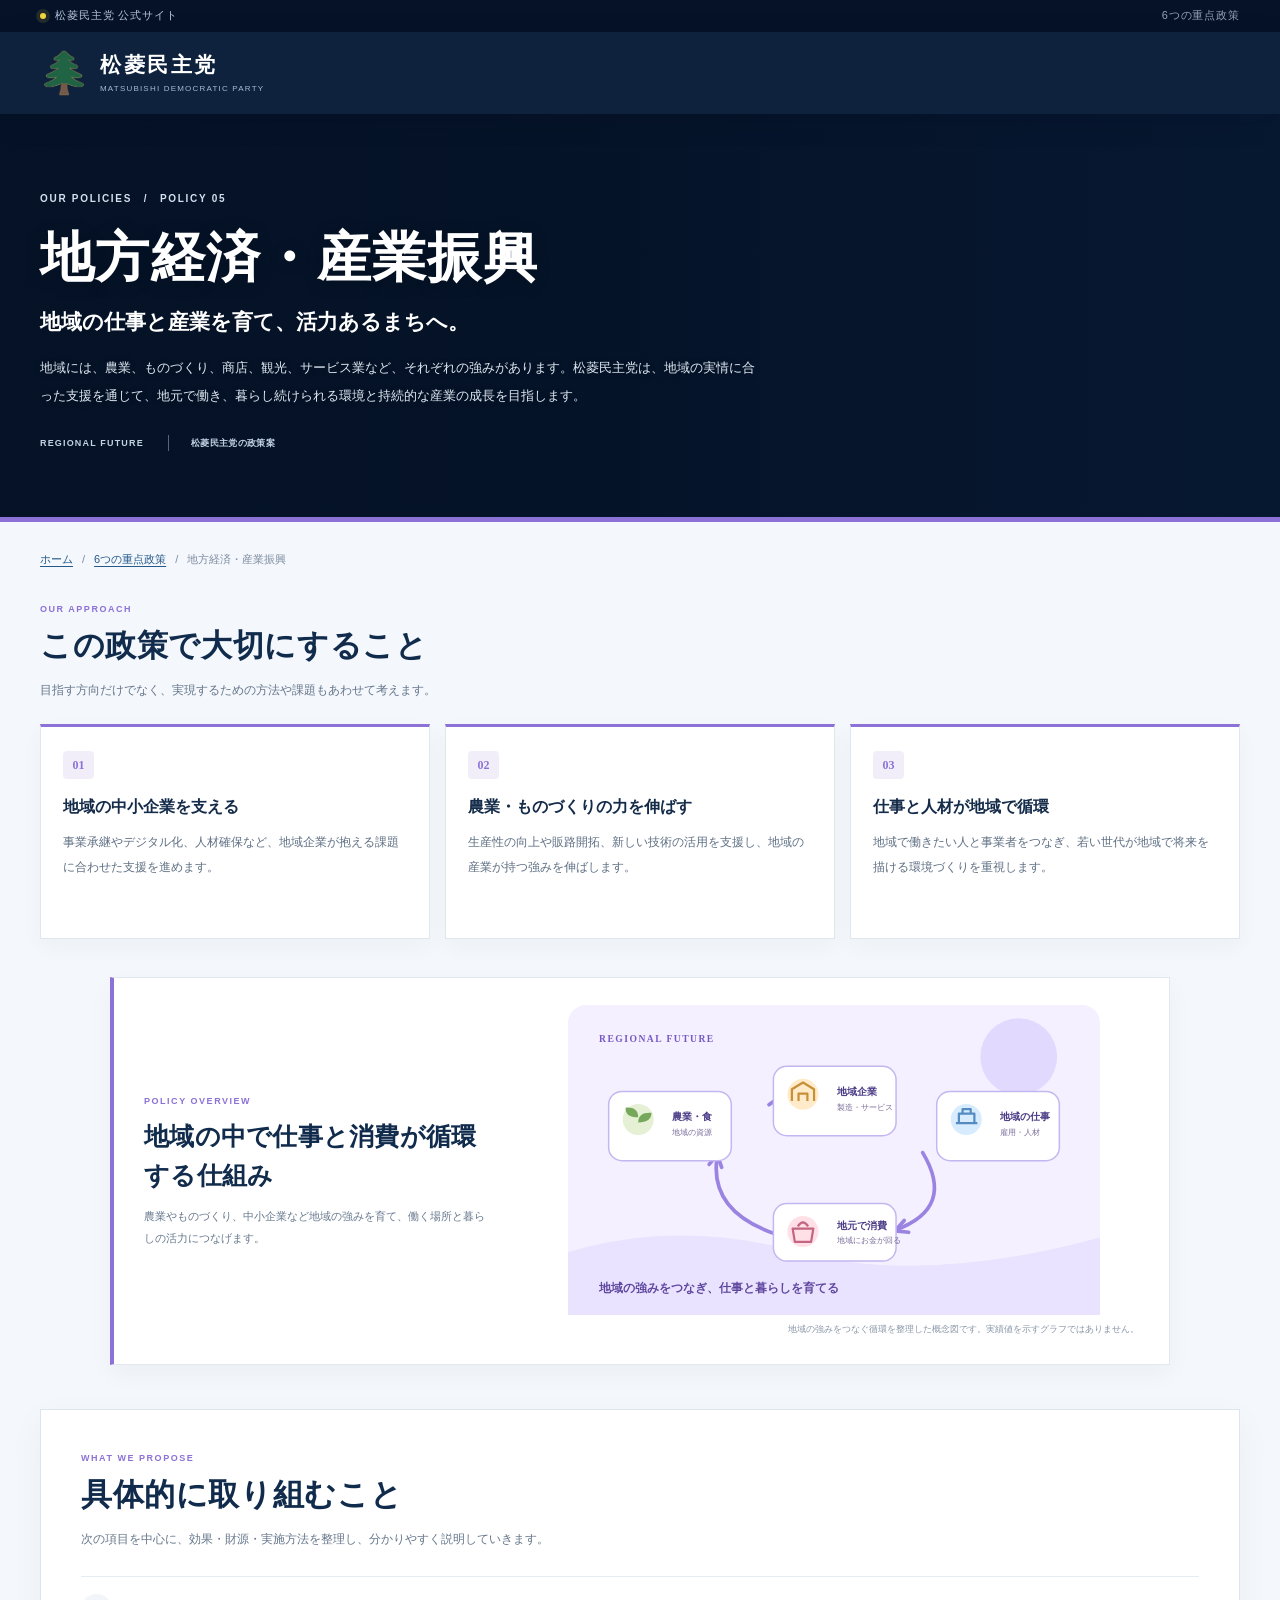
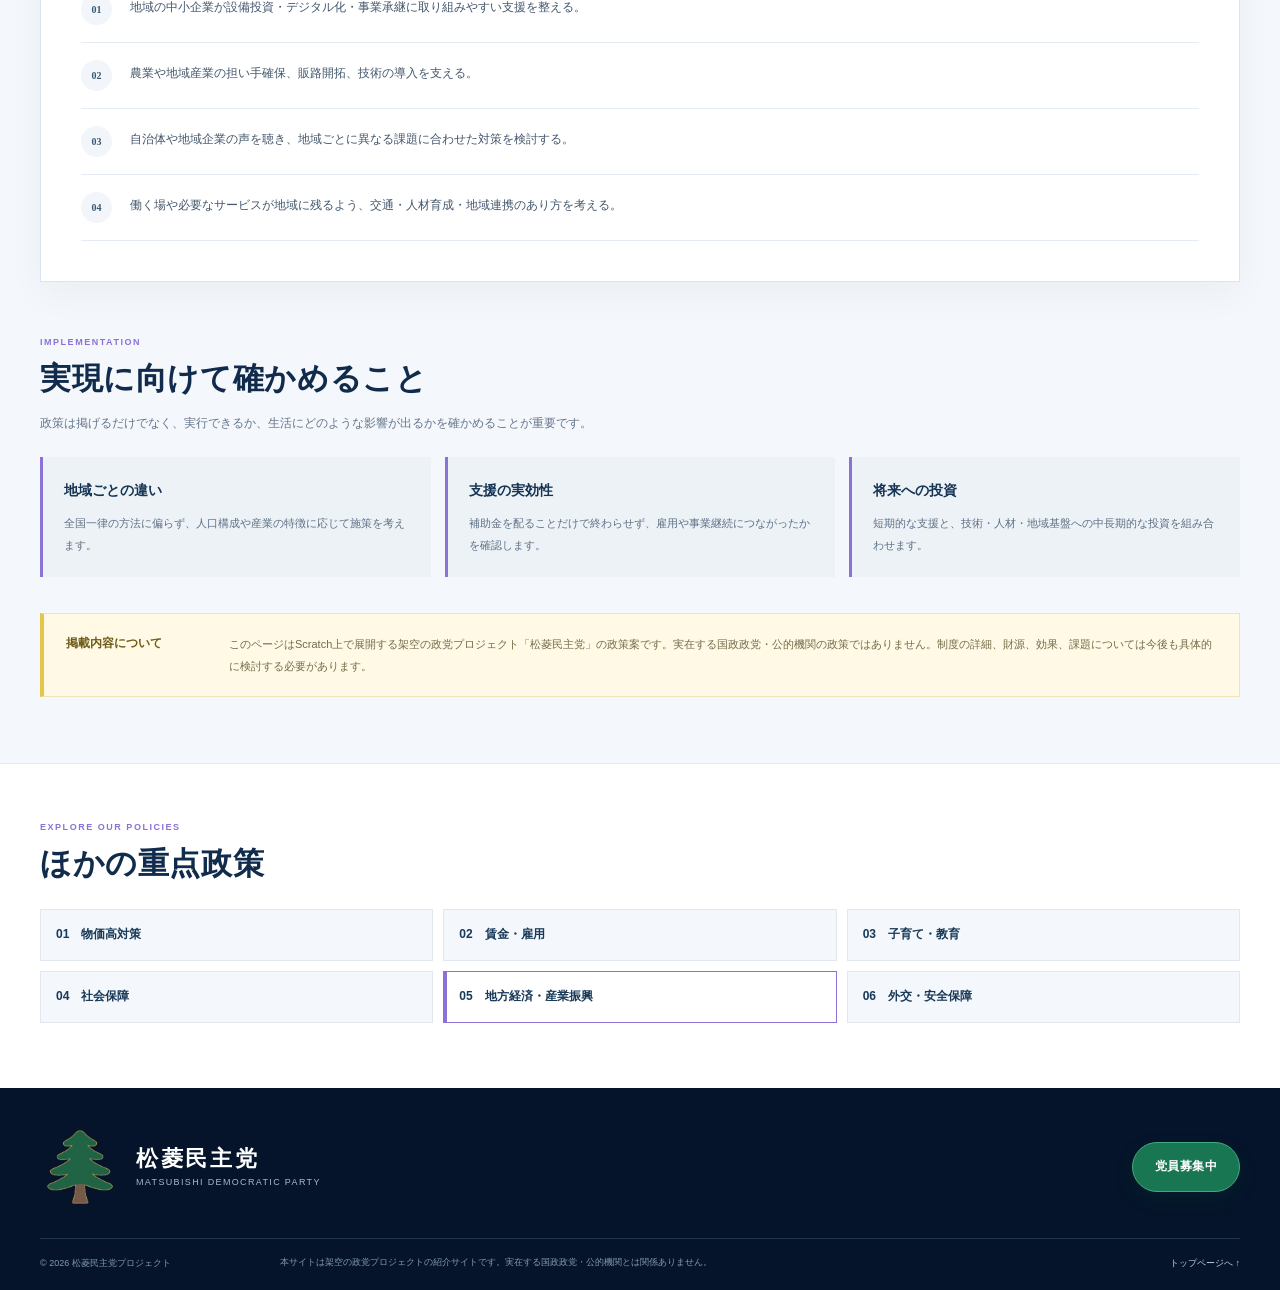
<file: policy-local.html>
<!doctype html>
<html lang="ja">
<head>
<meta charset="utf-8">
<meta name="viewport" content="width=device-width, initial-scale=1">
<link rel="canonical" href="https://matsubishi-group.github.io/MDP/policy-local.html">
<meta name="theme-color" content="#081b37">
<meta property="og:title" content="地方経済・産業振興｜松菱民主党の重点政策">
<meta property="og:type" content="website">
<meta name="description" content="松菱民主党の重点政策「地方経済・産業振興」について、基本方針・具体的な取り組み・実現に向けた課題をご紹介します。">
<title>地方経済・産業振興｜6つの重点政策｜松菱民主党</title>
<link rel="icon" href="assets/logo-tree.png" type="image/png">
<link rel="stylesheet" href="styles.css?v=20261030-scroll-fade">
</head>
<body class="policy-page policy-page--purple">
<div class="topline"><div class="container topline-inner"><span><i class="status-dot"></i> 松菱民主党 公式サイト</span><span class="topline-right">6つの重点政策</span></div></div>
<header class="site-header"><div class="container nav-wrap"><a class="brand" href="index.html#top" aria-label="松菱民主党 ホーム"><img src="assets/logo-tree.png" width="48" height="48" alt=""><span class="brand-text"><strong>松菱民主党</strong><small>MATSUBISHI DEMOCRATIC PARTY</small></span></a></div></header>
<main>
<section class="policy-page-hero" style="--policy-hero-image:url('https://images.unsplash.com/photo-1763905586215-9e43fc2da8f1?auto=format&amp;fit=crop&amp;fm=jpg&amp;ixid=NHwxMjA3fDA%3D&amp;ixlib=rb-4.1.0&amp;q=60&amp;w=3000');--policy-hero-position:center;">
  <div class="container policy-banner-layout">
    <div class="policy-banner-copy">
      <p class="section-kicker">OUR POLICIES　/　POLICY 05</p><h1>地方経済・産業振興</h1><p class="policy-page-tagline">地域の仕事と産業を育て、活力あるまちへ。</p><p class="policy-page-intro">地域には、農業、ものづくり、商店、観光、サービス業など、それぞれの強みがあります。松菱民主党は、地域の実情に合った支援を通じて、地元で働き、暮らし続けられる環境と持続的な産業の成長を目指します。</p><div class="policy-page-hero-meta"><span>REGIONAL FUTURE</span><span>松菱民主党の政策案</span></div>
    </div>
  </div>
</section>
<section class="policy-page-content"><div class="container">
<nav class="policy-breadcrumb" aria-label="パンくずリスト"><a href="index.html">ホーム</a><span aria-hidden="true">/</span><a href="index.html#policies">6つの重点政策</a><span aria-hidden="true">/</span><span aria-current="page">地方経済・産業振興</span></nav>

<div class="policy-page-section-heading"><p class="section-kicker">OUR APPROACH</p><h2>この政策で大切にすること</h2><p>目指す方向だけでなく、実現するための方法や課題もあわせて考えます。</p></div>
<div class="policy-page-grid"><article class="policy-page-panel"><span class="policy-page-panel-no">01</span><h3>地域の中小企業を支える</h3><p>事業承継やデジタル化、人材確保など、地域企業が抱える課題に合わせた支援を進めます。</p></article>
<article class="policy-page-panel"><span class="policy-page-panel-no">02</span><h3>農業・ものづくりの力を伸ばす</h3><p>生産性の向上や販路開拓、新しい技術の活用を支援し、地域の産業が持つ強みを伸ばします。</p></article>
<article class="policy-page-panel"><span class="policy-page-panel-no">03</span><h3>仕事と人材が地域で循環</h3><p>地域で働きたい人と事業者をつなぎ、若い世代が地域で将来を描ける環境づくりを重視します。</p></article></div>
<section class="policy-diagram-section" aria-labelledby="policy-diagram-title">
  <div class="policy-diagram-heading">
    <p class="section-kicker">POLICY OVERVIEW</p>
    <h2 id="policy-diagram-title">地域の中で仕事と消費が循環する仕組み</h2>
    <p>農業やものづくり、中小企業など地域の強みを育て、働く場所と暮らしの活力につなげます。</p>
  </div>
  <figure class="policy-diagram-figure">
    <img src="assets/policy-local.svg?v=20261030" alt="農業、地域企業、地域の仕事、地元での消費がつながる概念図" width="720" height="420" loading="lazy" decoding="async">
    <figcaption>地域の強みをつなぐ循環を整理した概念図です。実績値を示すグラフではありません。</figcaption>
  </figure>
</section>
<section class="policy-actions-panel"><div class="policy-actions-heading"><p class="section-kicker">WHAT WE PROPOSE</p><h2>具体的に取り組むこと</h2><p>次の項目を中心に、効果・財源・実施方法を整理し、分かりやすく説明していきます。</p></div><ol class="policy-action-list"><li><span class="policy-action-no">01</span><p>地域の中小企業が設備投資・デジタル化・事業承継に取り組みやすい支援を整える。</p></li>
<li><span class="policy-action-no">02</span><p>農業や地域産業の担い手確保、販路開拓、技術の導入を支える。</p></li>
<li><span class="policy-action-no">03</span><p>自治体や地域企業の声を聴き、地域ごとに異なる課題に合わせた対策を検討する。</p></li>
<li><span class="policy-action-no">04</span><p>働く場や必要なサービスが地域に残るよう、交通・人材育成・地域連携のあり方を考える。</p></li></ol></section>
<section class="policy-checks-section"><div class="policy-page-section-heading"><p class="section-kicker">IMPLEMENTATION</p><h2>実現に向けて確かめること</h2><p>政策は掲げるだけでなく、実行できるか、生活にどのような影響が出るかを確かめることが重要です。</p></div><div class="policy-checks-grid"><div class="policy-check"><h3>地域ごとの違い</h3><p>全国一律の方法に偏らず、人口構成や産業の特徴に応じて施策を考えます。</p></div>
<div class="policy-check"><h3>支援の実効性</h3><p>補助金を配ることだけで終わらせず、雇用や事業継続につながったかを確認します。</p></div>
<div class="policy-check"><h3>将来への投資</h3><p>短期的な支援と、技術・人材・地域基盤への中長期的な投資を組み合わせます。</p></div></div></section>
<div class="policy-project-notice"><strong>掲載内容について</strong><p>このページはScratch上で展開する架空の政党プロジェクト「松菱民主党」の政策案です。実在する国政政党・公的機関の政策ではありません。制度の詳細、財源、効果、課題については今後も具体的に検討する必要があります。</p></div>
</div></section>
<section class="policy-other-section"><div class="container"><div class="policy-page-section-heading"><p class="section-kicker">EXPLORE OUR POLICIES</p><h2>ほかの重点政策</h2></div><nav class="policy-other-links" aria-label="ほかの重点政策"><a href="policy-prices.html">01　物価高対策</a><a href="policy-wages.html">02　賃金・雇用</a><a href="policy-education.html">03　子育て・教育</a><a href="policy-social.html">04　社会保障</a><a href="policy-local.html" aria-current="page">05　地方経済・産業振興</a><a href="policy-security.html">06　外交・安全保障</a></nav></div></section>
</main>
<footer class="site-footer"><div class="container footer-main"><a class="brand footer-brand" href="index.html#top" aria-label="松菱民主党 ホーム"><img src="assets/logo-tree.png" width="80" height="80" alt=""><span class="brand-text"><strong>松菱民主党</strong><small>MATSUBISHI DEMOCRATIC PARTY</small></span></a><div class="footer-links"><a class="button button-yellow footer-join-button" href="https://scratch.mit.edu/projects/1231125918" target="_blank" rel="noopener noreferrer">党員募集中</a></div></div><div class="container footer-bottom"><p>© <span>2026</span> 松菱民主党プロジェクト</p><p class="project-disclaimer">本サイトは架空の政党プロジェクトの紹介サイトです。実在する国政政党・公的機関とは関係ありません。</p><a href="index.html#top" class="back-top">トップページへ ↑</a></div></footer>
</body>
</html>
</file>
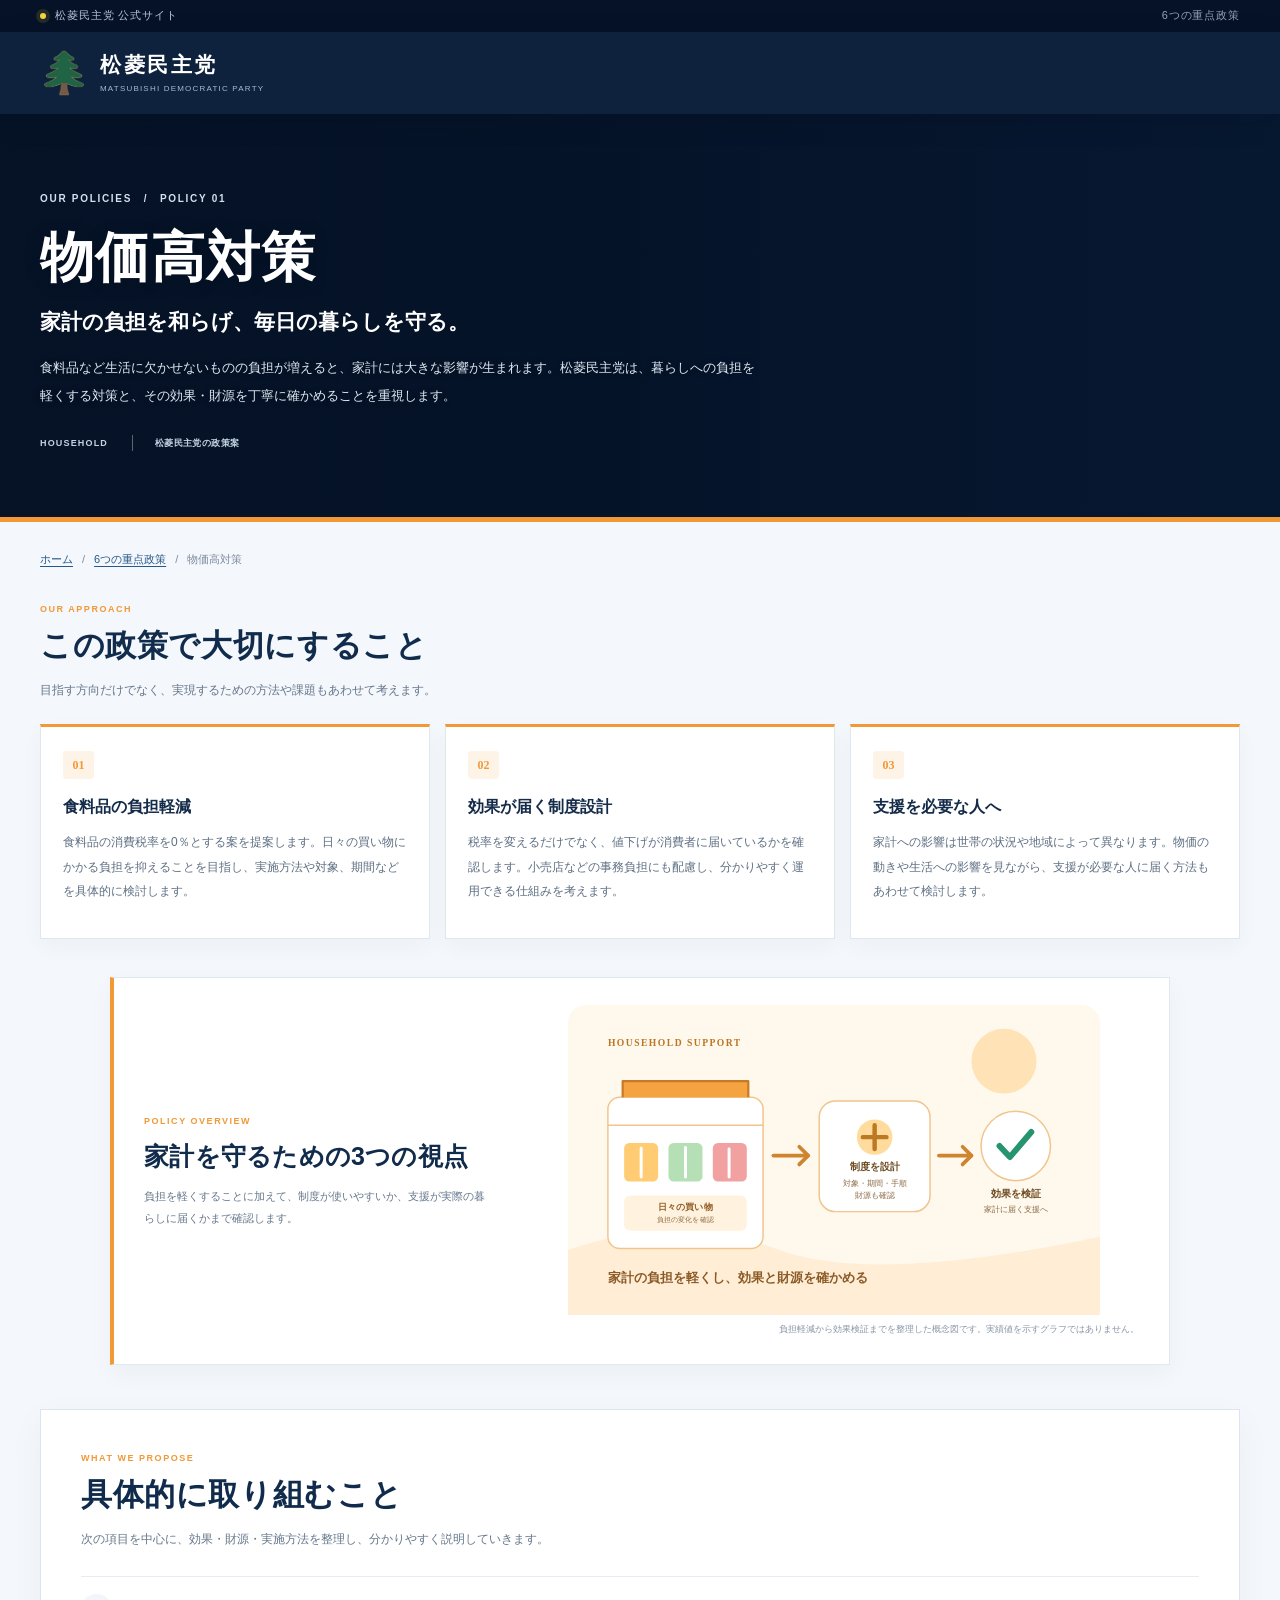
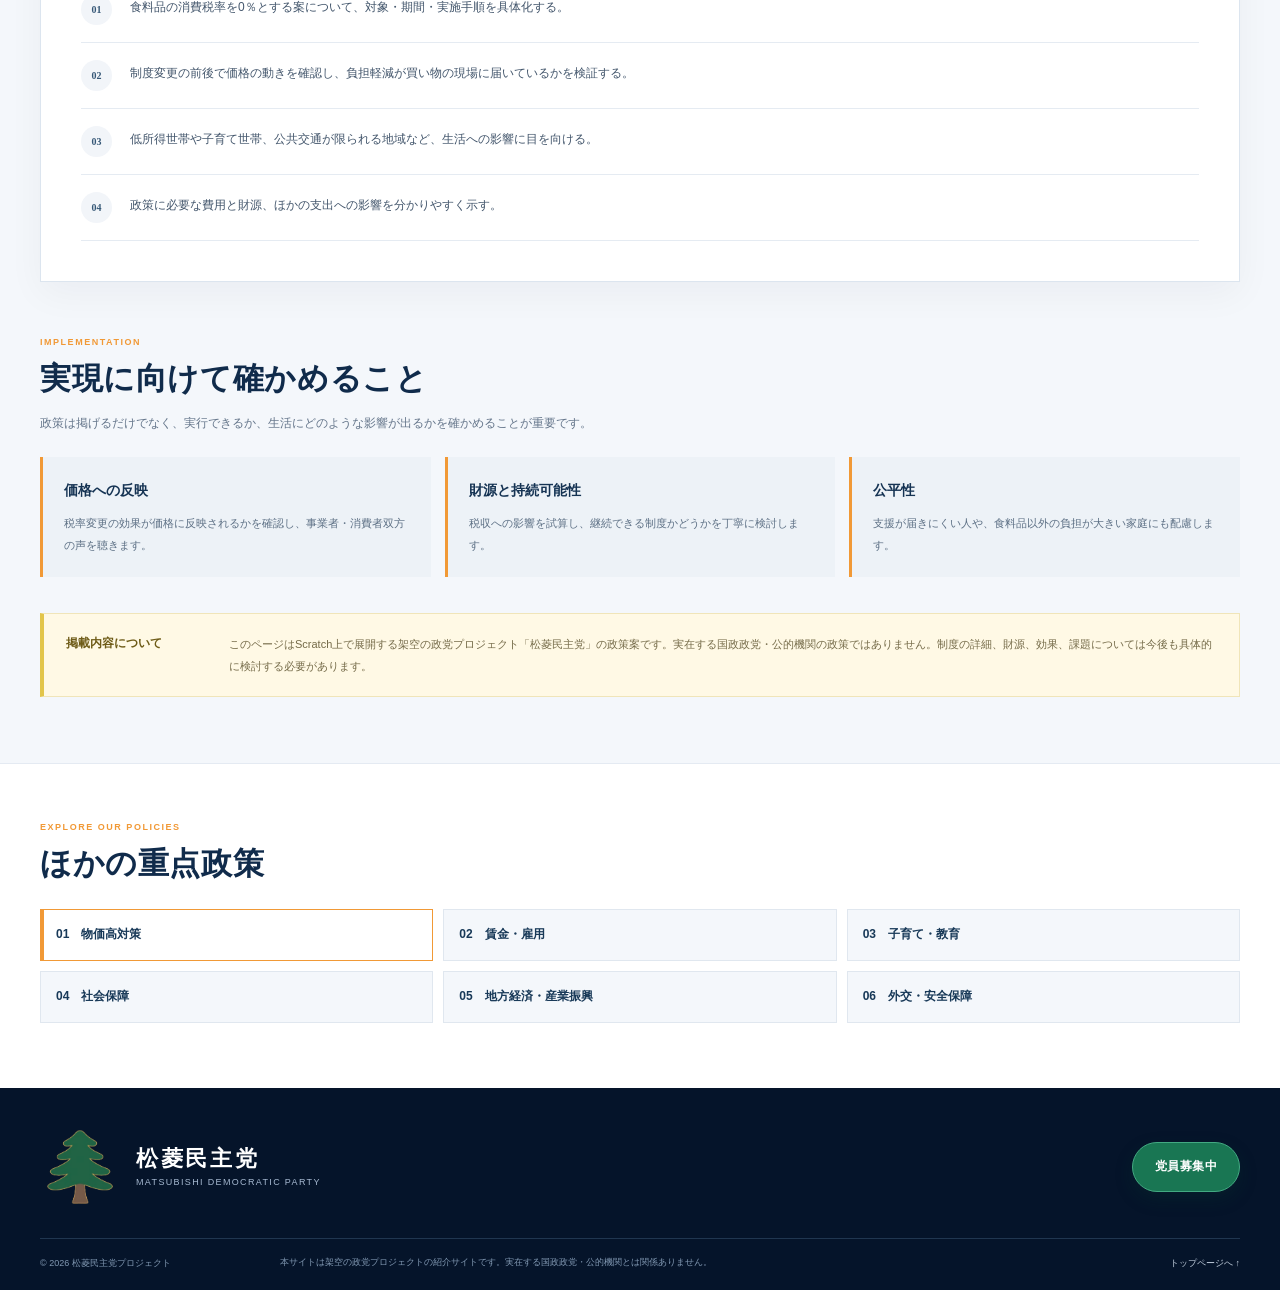
<file: policy-prices.html>
<!doctype html>
<html lang="ja">
<head>
<meta charset="utf-8">
<meta name="viewport" content="width=device-width, initial-scale=1">
<link rel="canonical" href="https://matsubishi-group.github.io/MDP/policy-prices.html">
<meta name="theme-color" content="#081b37">
<meta property="og:title" content="物価高対策｜松菱民主党の重点政策">
<meta property="og:type" content="website">
<meta name="description" content="松菱民主党の重点政策「物価高対策」について、基本方針・具体的な取り組み・実現に向けた課題をご紹介します。">
<title>物価高対策｜6つの重点政策｜松菱民主党</title>
<link rel="icon" href="assets/logo-tree.png" type="image/png">
<link rel="stylesheet" href="styles.css?v=20261030-scroll-fade">
</head>
<body class="policy-page policy-page--orange">
<div class="topline"><div class="container topline-inner"><span><i class="status-dot"></i> 松菱民主党 公式サイト</span><span class="topline-right">6つの重点政策</span></div></div>
<header class="site-header"><div class="container nav-wrap"><a class="brand" href="index.html#top" aria-label="松菱民主党 ホーム"><img src="assets/logo-tree.png" width="48" height="48" alt=""><span class="brand-text"><strong>松菱民主党</strong><small>MATSUBISHI DEMOCRATIC PARTY</small></span></a></div></header>
<main>
<section class="policy-page-hero" style="--policy-hero-image:url('https://images.unsplash.com/photo-1782851290306-d8df0b7ad0f8?auto=format&amp;fit=crop&amp;fm=jpg&amp;ixid=NHwxMjA3fDA%3D&amp;ixlib=rb-4.1.0&amp;q=60&amp;w=3000');--policy-hero-position:center;">
  <div class="container policy-banner-layout">
    <div class="policy-banner-copy">
      <p class="section-kicker">OUR POLICIES　/　POLICY 01</p><h1>物価高対策</h1><p class="policy-page-tagline">家計の負担を和らげ、毎日の暮らしを守る。</p><p class="policy-page-intro">食料品など生活に欠かせないものの負担が増えると、家計には大きな影響が生まれます。松菱民主党は、暮らしへの負担を軽くする対策と、その効果・財源を丁寧に確かめることを重視します。</p><div class="policy-page-hero-meta"><span>HOUSEHOLD</span><span>松菱民主党の政策案</span></div>
    </div>
  </div>
</section>
<section class="policy-page-content"><div class="container">
<nav class="policy-breadcrumb" aria-label="パンくずリスト"><a href="index.html">ホーム</a><span aria-hidden="true">/</span><a href="index.html#policies">6つの重点政策</a><span aria-hidden="true">/</span><span aria-current="page">物価高対策</span></nav>

<div class="policy-page-section-heading"><p class="section-kicker">OUR APPROACH</p><h2>この政策で大切にすること</h2><p>目指す方向だけでなく、実現するための方法や課題もあわせて考えます。</p></div>
<div class="policy-page-grid"><article class="policy-page-panel"><span class="policy-page-panel-no">01</span><h3>食料品の負担軽減</h3><p>食料品の消費税率を0％とする案を提案します。日々の買い物にかかる負担を抑えることを目指し、実施方法や対象、期間などを具体的に検討します。</p></article>
<article class="policy-page-panel"><span class="policy-page-panel-no">02</span><h3>効果が届く制度設計</h3><p>税率を変えるだけでなく、値下げが消費者に届いているかを確認します。小売店などの事務負担にも配慮し、分かりやすく運用できる仕組みを考えます。</p></article>
<article class="policy-page-panel"><span class="policy-page-panel-no">03</span><h3>支援を必要な人へ</h3><p>家計への影響は世帯の状況や地域によって異なります。物価の動きや生活への影響を見ながら、支援が必要な人に届く方法もあわせて検討します。</p></article></div>
<section class="policy-diagram-section" aria-labelledby="policy-diagram-title">
  <div class="policy-diagram-heading">
    <p class="section-kicker">POLICY OVERVIEW</p>
    <h2 id="policy-diagram-title">家計を守るための3つの視点</h2>
    <p>負担を軽くすることに加えて、制度が使いやすいか、支援が実際の暮らしに届くかまで確認します。</p>
  </div>
  <figure class="policy-diagram-figure">
    <img src="assets/policy-prices.svg?v=20261030" alt="買い物の負担、制度設計、効果検証の流れをまとめた概念図" width="720" height="420" loading="lazy" decoding="async">
    <figcaption>負担軽減から効果検証までを整理した概念図です。実績値を示すグラフではありません。</figcaption>
  </figure>
</section>
<section class="policy-actions-panel"><div class="policy-actions-heading"><p class="section-kicker">WHAT WE PROPOSE</p><h2>具体的に取り組むこと</h2><p>次の項目を中心に、効果・財源・実施方法を整理し、分かりやすく説明していきます。</p></div><ol class="policy-action-list"><li><span class="policy-action-no">01</span><p>食料品の消費税率を0％とする案について、対象・期間・実施手順を具体化する。</p></li>
<li><span class="policy-action-no">02</span><p>制度変更の前後で価格の動きを確認し、負担軽減が買い物の現場に届いているかを検証する。</p></li>
<li><span class="policy-action-no">03</span><p>低所得世帯や子育て世帯、公共交通が限られる地域など、生活への影響に目を向ける。</p></li>
<li><span class="policy-action-no">04</span><p>政策に必要な費用と財源、ほかの支出への影響を分かりやすく示す。</p></li></ol></section>
<section class="policy-checks-section"><div class="policy-page-section-heading"><p class="section-kicker">IMPLEMENTATION</p><h2>実現に向けて確かめること</h2><p>政策は掲げるだけでなく、実行できるか、生活にどのような影響が出るかを確かめることが重要です。</p></div><div class="policy-checks-grid"><div class="policy-check"><h3>価格への反映</h3><p>税率変更の効果が価格に反映されるかを確認し、事業者・消費者双方の声を聴きます。</p></div>
<div class="policy-check"><h3>財源と持続可能性</h3><p>税収への影響を試算し、継続できる制度かどうかを丁寧に検討します。</p></div>
<div class="policy-check"><h3>公平性</h3><p>支援が届きにくい人や、食料品以外の負担が大きい家庭にも配慮します。</p></div></div></section>
<div class="policy-project-notice"><strong>掲載内容について</strong><p>このページはScratch上で展開する架空の政党プロジェクト「松菱民主党」の政策案です。実在する国政政党・公的機関の政策ではありません。制度の詳細、財源、効果、課題については今後も具体的に検討する必要があります。</p></div>
</div></section>
<section class="policy-other-section"><div class="container"><div class="policy-page-section-heading"><p class="section-kicker">EXPLORE OUR POLICIES</p><h2>ほかの重点政策</h2></div><nav class="policy-other-links" aria-label="ほかの重点政策"><a href="policy-prices.html" aria-current="page">01　物価高対策</a><a href="policy-wages.html">02　賃金・雇用</a><a href="policy-education.html">03　子育て・教育</a><a href="policy-social.html">04　社会保障</a><a href="policy-local.html">05　地方経済・産業振興</a><a href="policy-security.html">06　外交・安全保障</a></nav></div></section>
</main>
<footer class="site-footer"><div class="container footer-main"><a class="brand footer-brand" href="index.html#top" aria-label="松菱民主党 ホーム"><img src="assets/logo-tree.png" width="80" height="80" alt=""><span class="brand-text"><strong>松菱民主党</strong><small>MATSUBISHI DEMOCRATIC PARTY</small></span></a><div class="footer-links"><a class="button button-yellow footer-join-button" href="https://scratch.mit.edu/projects/1231125918" target="_blank" rel="noopener noreferrer">党員募集中</a></div></div><div class="container footer-bottom"><p>© <span>2026</span> 松菱民主党プロジェクト</p><p class="project-disclaimer">本サイトは架空の政党プロジェクトの紹介サイトです。実在する国政政党・公的機関とは関係ありません。</p><a href="index.html#top" class="back-top">トップページへ ↑</a></div></footer>
</body>
</html>
</file>
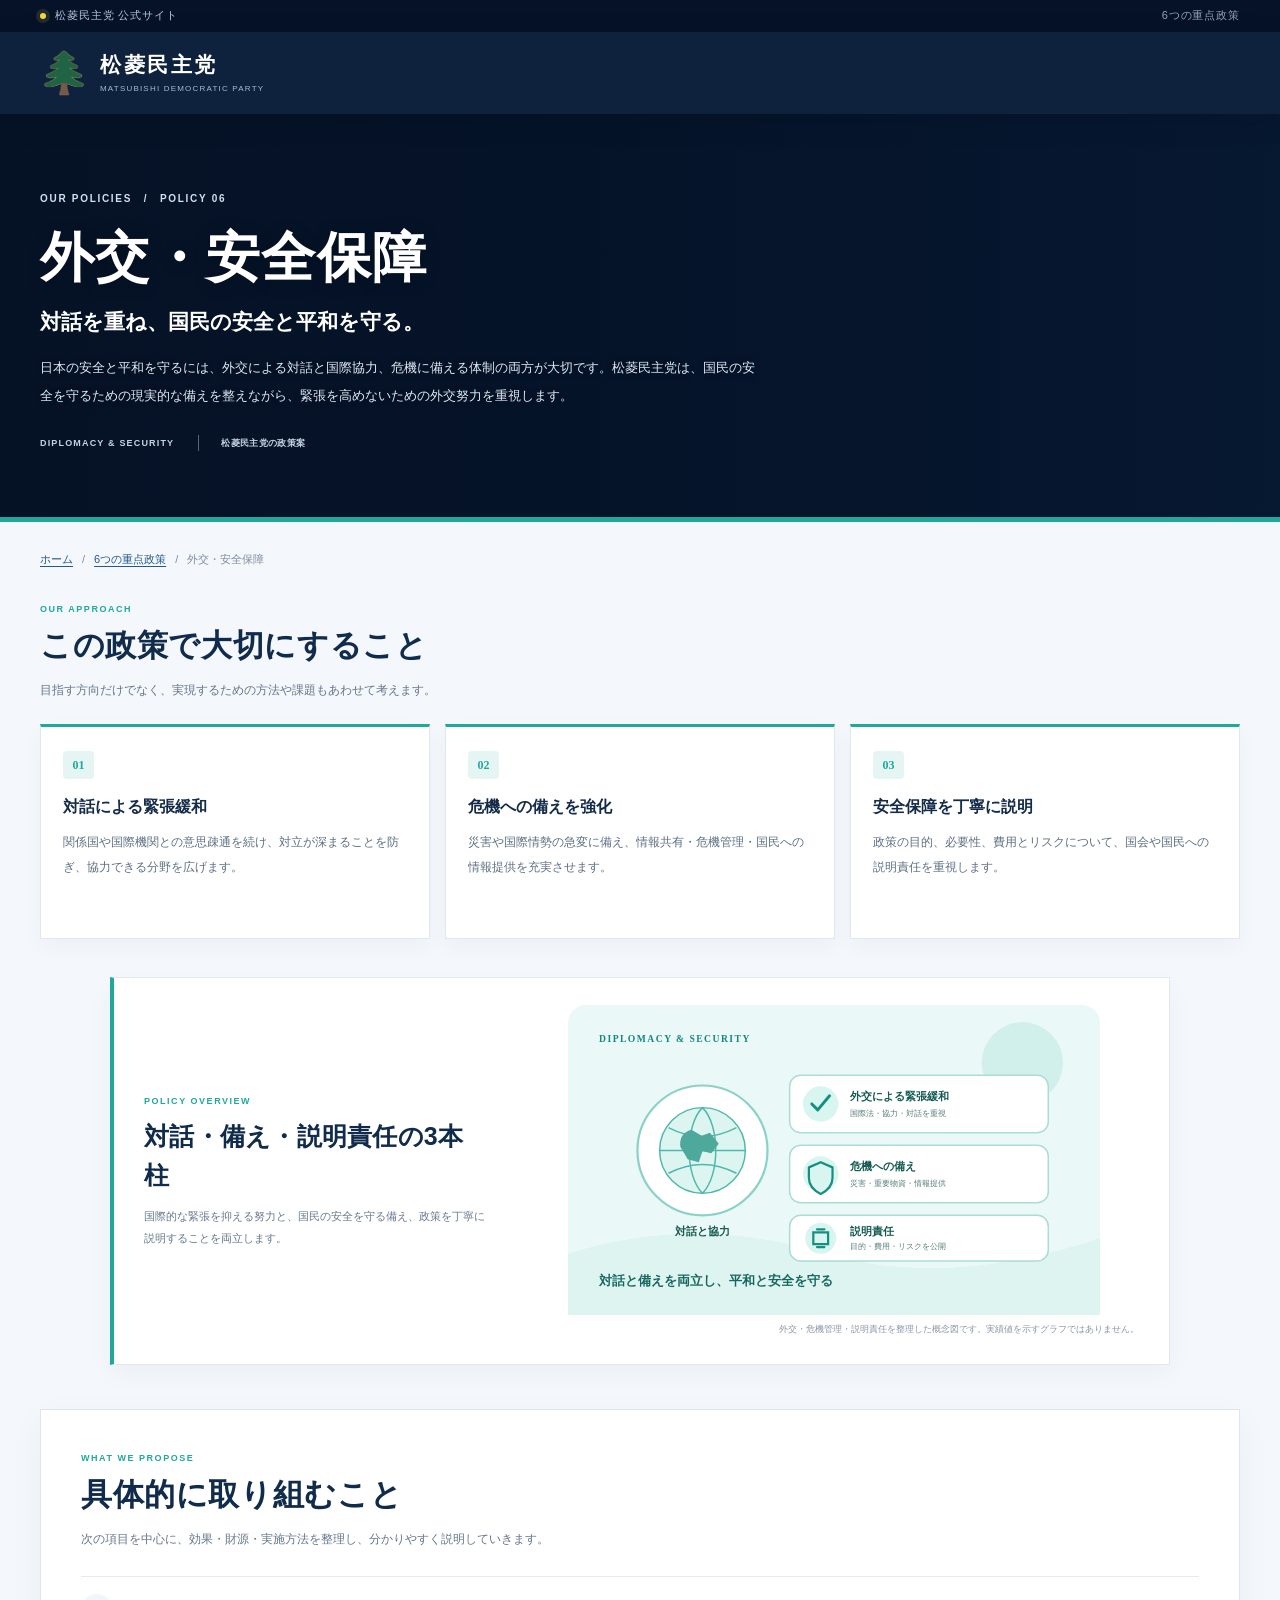
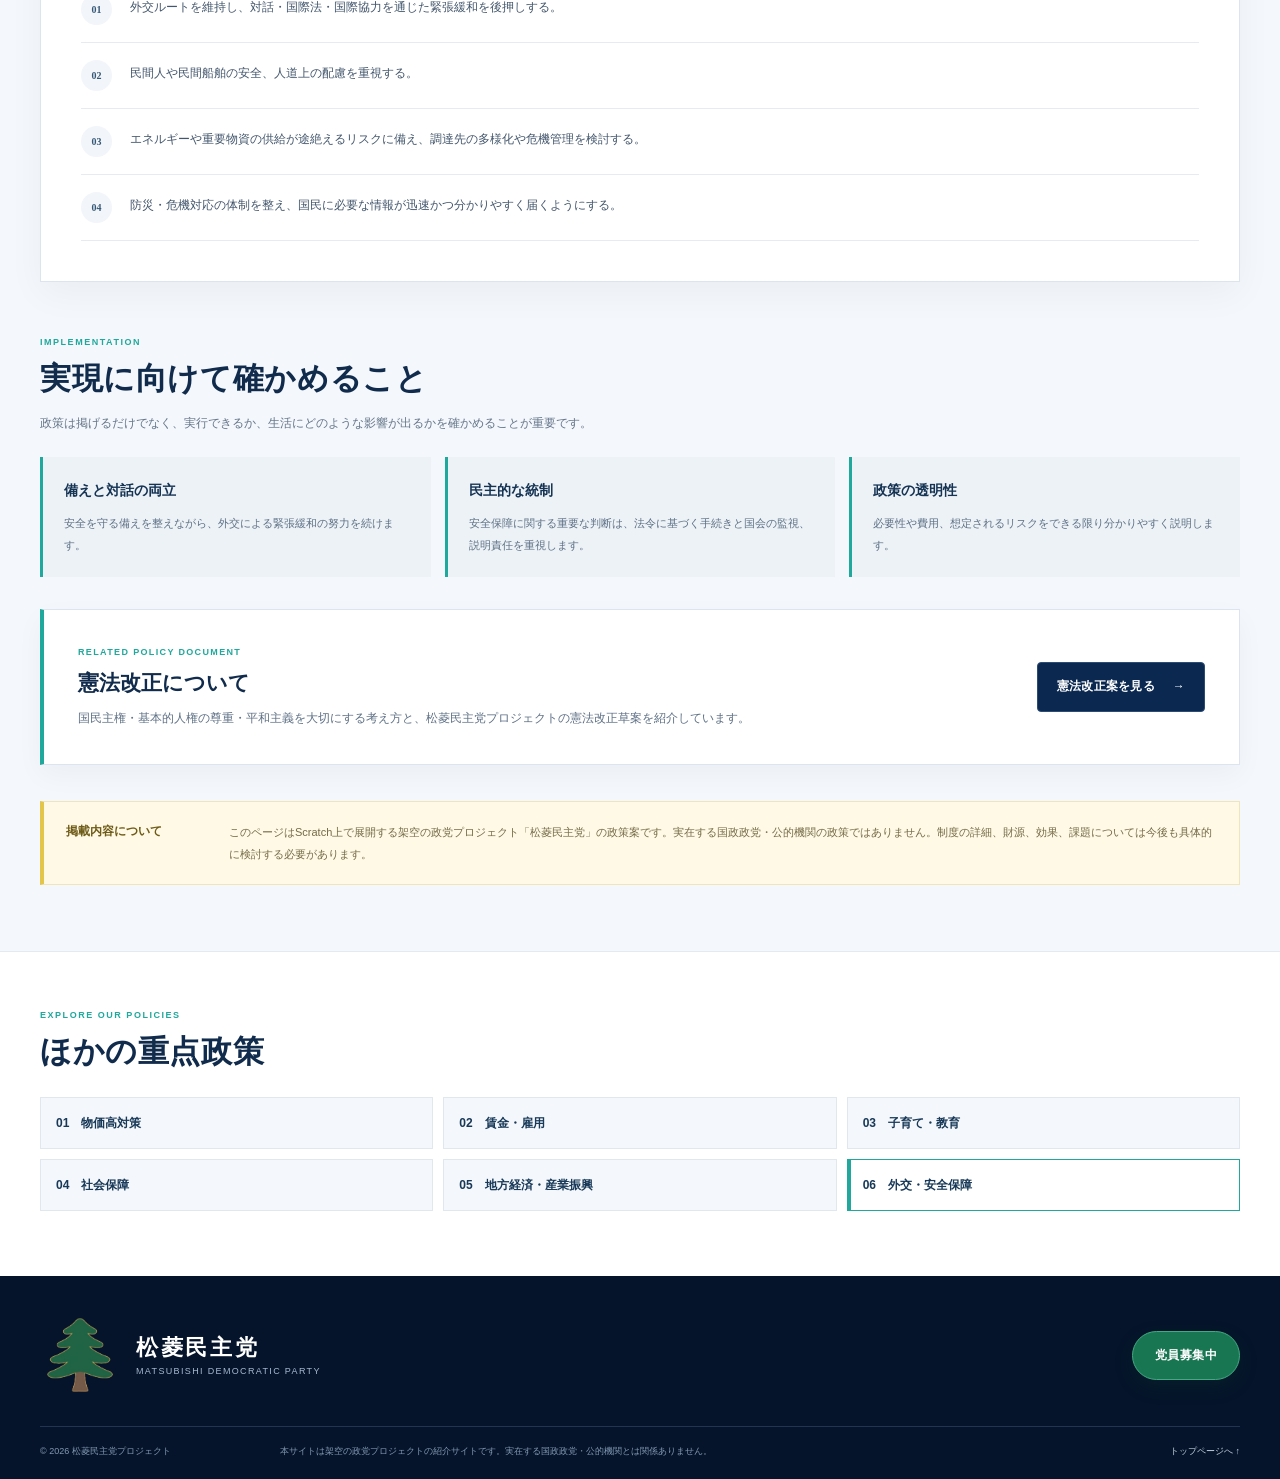
<file: policy-security.html>
<!doctype html>
<html lang="ja">
<head>
<meta charset="utf-8">
<meta name="viewport" content="width=device-width, initial-scale=1">
<link rel="canonical" href="https://matsubishi-group.github.io/MDP/policy-security.html">
<meta name="theme-color" content="#081b37">
<meta property="og:title" content="外交・安全保障｜松菱民主党の重点政策">
<meta property="og:type" content="website">
<meta name="description" content="松菱民主党の重点政策「外交・安全保障」について、基本方針・具体的な取り組み・実現に向けた課題をご紹介します。">
<title>外交・安全保障｜6つの重点政策｜松菱民主党</title>
<link rel="icon" href="assets/logo-tree.png" type="image/png">
<link rel="stylesheet" href="styles.css?v=20261030-scroll-fade">
</head>
<body class="policy-page policy-page--teal">
<div class="topline"><div class="container topline-inner"><span><i class="status-dot"></i> 松菱民主党 公式サイト</span><span class="topline-right">6つの重点政策</span></div></div>
<header class="site-header"><div class="container nav-wrap"><a class="brand" href="index.html#top" aria-label="松菱民主党 ホーム"><img src="assets/logo-tree.png" width="48" height="48" alt=""><span class="brand-text"><strong>松菱民主党</strong><small>MATSUBISHI DEMOCRATIC PARTY</small></span></a></div></header>
<main>
<section class="policy-page-hero" style="--policy-hero-image:url('https://images.unsplash.com/photo-1684513143343-e7e5def7ea1b?auto=format&amp;fit=crop&amp;fm=jpg&amp;ixid=NHwxMjA3fDA%3D&amp;ixlib=rb-4.1.0&amp;q=60&amp;w=3000');--policy-hero-position:center;">
  <div class="container policy-banner-layout">
    <div class="policy-banner-copy">
      <p class="section-kicker">OUR POLICIES　/　POLICY 06</p><h1>外交・安全保障</h1><p class="policy-page-tagline">対話を重ね、国民の安全と平和を守る。</p><p class="policy-page-intro">日本の安全と平和を守るには、外交による対話と国際協力、危機に備える体制の両方が大切です。松菱民主党は、国民の安全を守るための現実的な備えを整えながら、緊張を高めないための外交努力を重視します。</p><div class="policy-page-hero-meta"><span>DIPLOMACY & SECURITY</span><span>松菱民主党の政策案</span></div>
    </div>
  </div>
</section>
<section class="policy-page-content"><div class="container">
<nav class="policy-breadcrumb" aria-label="パンくずリスト"><a href="index.html">ホーム</a><span aria-hidden="true">/</span><a href="index.html#policies">6つの重点政策</a><span aria-hidden="true">/</span><span aria-current="page">外交・安全保障</span></nav>

<div class="policy-page-section-heading"><p class="section-kicker">OUR APPROACH</p><h2>この政策で大切にすること</h2><p>目指す方向だけでなく、実現するための方法や課題もあわせて考えます。</p></div>
<div class="policy-page-grid"><article class="policy-page-panel"><span class="policy-page-panel-no">01</span><h3>対話による緊張緩和</h3><p>関係国や国際機関との意思疎通を続け、対立が深まることを防ぎ、協力できる分野を広げます。</p></article>
<article class="policy-page-panel"><span class="policy-page-panel-no">02</span><h3>危機への備えを強化</h3><p>災害や国際情勢の急変に備え、情報共有・危機管理・国民への情報提供を充実させます。</p></article>
<article class="policy-page-panel"><span class="policy-page-panel-no">03</span><h3>安全保障を丁寧に説明</h3><p>政策の目的、必要性、費用とリスクについて、国会や国民への説明責任を重視します。</p></article></div>
<section class="policy-diagram-section" aria-labelledby="policy-diagram-title">
  <div class="policy-diagram-heading">
    <p class="section-kicker">POLICY OVERVIEW</p>
    <h2 id="policy-diagram-title">対話・備え・説明責任の3本柱</h2>
    <p>国際的な緊張を抑える努力と、国民の安全を守る備え、政策を丁寧に説明することを両立します。</p>
  </div>
  <figure class="policy-diagram-figure">
    <img src="assets/policy-security.svg?v=20261030" alt="外交対話、危機への備え、説明責任を組み合わせる概念図" width="720" height="420" loading="lazy" decoding="async">
    <figcaption>外交・危機管理・説明責任を整理した概念図です。実績値を示すグラフではありません。</figcaption>
  </figure>
</section>
<section class="policy-actions-panel"><div class="policy-actions-heading"><p class="section-kicker">WHAT WE PROPOSE</p><h2>具体的に取り組むこと</h2><p>次の項目を中心に、効果・財源・実施方法を整理し、分かりやすく説明していきます。</p></div><ol class="policy-action-list"><li><span class="policy-action-no">01</span><p>外交ルートを維持し、対話・国際法・国際協力を通じた緊張緩和を後押しする。</p></li>
<li><span class="policy-action-no">02</span><p>民間人や民間船舶の安全、人道上の配慮を重視する。</p></li>
<li><span class="policy-action-no">03</span><p>エネルギーや重要物資の供給が途絶えるリスクに備え、調達先の多様化や危機管理を検討する。</p></li>
<li><span class="policy-action-no">04</span><p>防災・危機対応の体制を整え、国民に必要な情報が迅速かつ分かりやすく届くようにする。</p></li></ol></section>
<section class="policy-checks-section"><div class="policy-page-section-heading"><p class="section-kicker">IMPLEMENTATION</p><h2>実現に向けて確かめること</h2><p>政策は掲げるだけでなく、実行できるか、生活にどのような影響が出るかを確かめることが重要です。</p></div><div class="policy-checks-grid"><div class="policy-check"><h3>備えと対話の両立</h3><p>安全を守る備えを整えながら、外交による緊張緩和の努力を続けます。</p></div>
<div class="policy-check"><h3>民主的な統制</h3><p>安全保障に関する重要な判断は、法令に基づく手続きと国会の監視、説明責任を重視します。</p></div>
<div class="policy-check"><h3>政策の透明性</h3><p>必要性や費用、想定されるリスクをできる限り分かりやすく説明します。</p></div></div></section>
<div class="policy-constitution-callout"><div><p class="section-kicker">RELATED POLICY DOCUMENT</p><h2>憲法改正について</h2><p>国民主権・基本的人権の尊重・平和主義を大切にする考え方と、松菱民主党プロジェクトの憲法改正草案を紹介しています。</p></div><a class="button policy-constitution-link" href="constitution.html">憲法改正案を見る <span aria-hidden="true">→</span></a></div>
<div class="policy-project-notice"><strong>掲載内容について</strong><p>このページはScratch上で展開する架空の政党プロジェクト「松菱民主党」の政策案です。実在する国政政党・公的機関の政策ではありません。制度の詳細、財源、効果、課題については今後も具体的に検討する必要があります。</p></div>
</div></section>
<section class="policy-other-section"><div class="container"><div class="policy-page-section-heading"><p class="section-kicker">EXPLORE OUR POLICIES</p><h2>ほかの重点政策</h2></div><nav class="policy-other-links" aria-label="ほかの重点政策"><a href="policy-prices.html">01　物価高対策</a><a href="policy-wages.html">02　賃金・雇用</a><a href="policy-education.html">03　子育て・教育</a><a href="policy-social.html">04　社会保障</a><a href="policy-local.html">05　地方経済・産業振興</a><a href="policy-security.html" aria-current="page">06　外交・安全保障</a></nav></div></section>
</main>
<footer class="site-footer"><div class="container footer-main"><a class="brand footer-brand" href="index.html#top" aria-label="松菱民主党 ホーム"><img src="assets/logo-tree.png" width="80" height="80" alt=""><span class="brand-text"><strong>松菱民主党</strong><small>MATSUBISHI DEMOCRATIC PARTY</small></span></a><div class="footer-links"><a class="button button-yellow footer-join-button" href="https://scratch.mit.edu/projects/1231125918" target="_blank" rel="noopener noreferrer">党員募集中</a></div></div><div class="container footer-bottom"><p>© <span>2026</span> 松菱民主党プロジェクト</p><p class="project-disclaimer">本サイトは架空の政党プロジェクトの紹介サイトです。実在する国政政党・公的機関とは関係ありません。</p><a href="index.html#top" class="back-top">トップページへ ↑</a></div></footer>
</body>
</html>
</file>
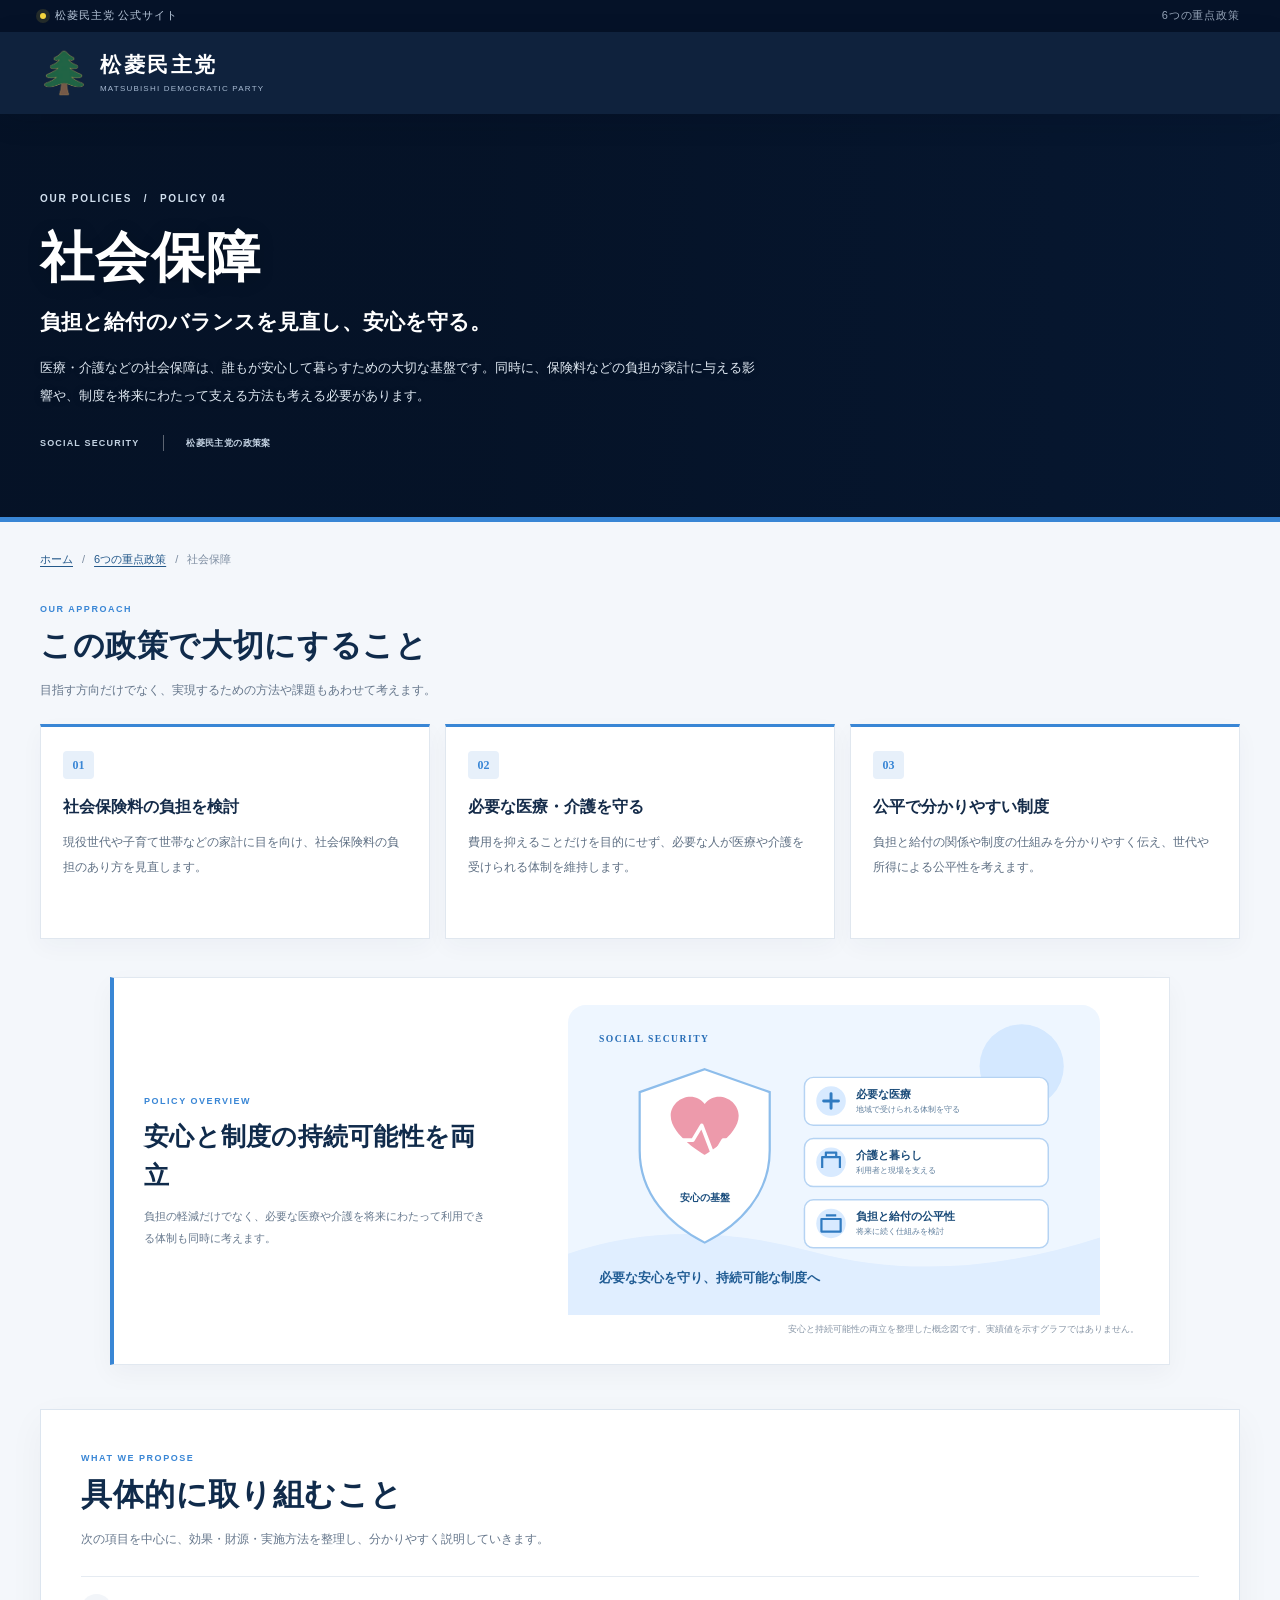
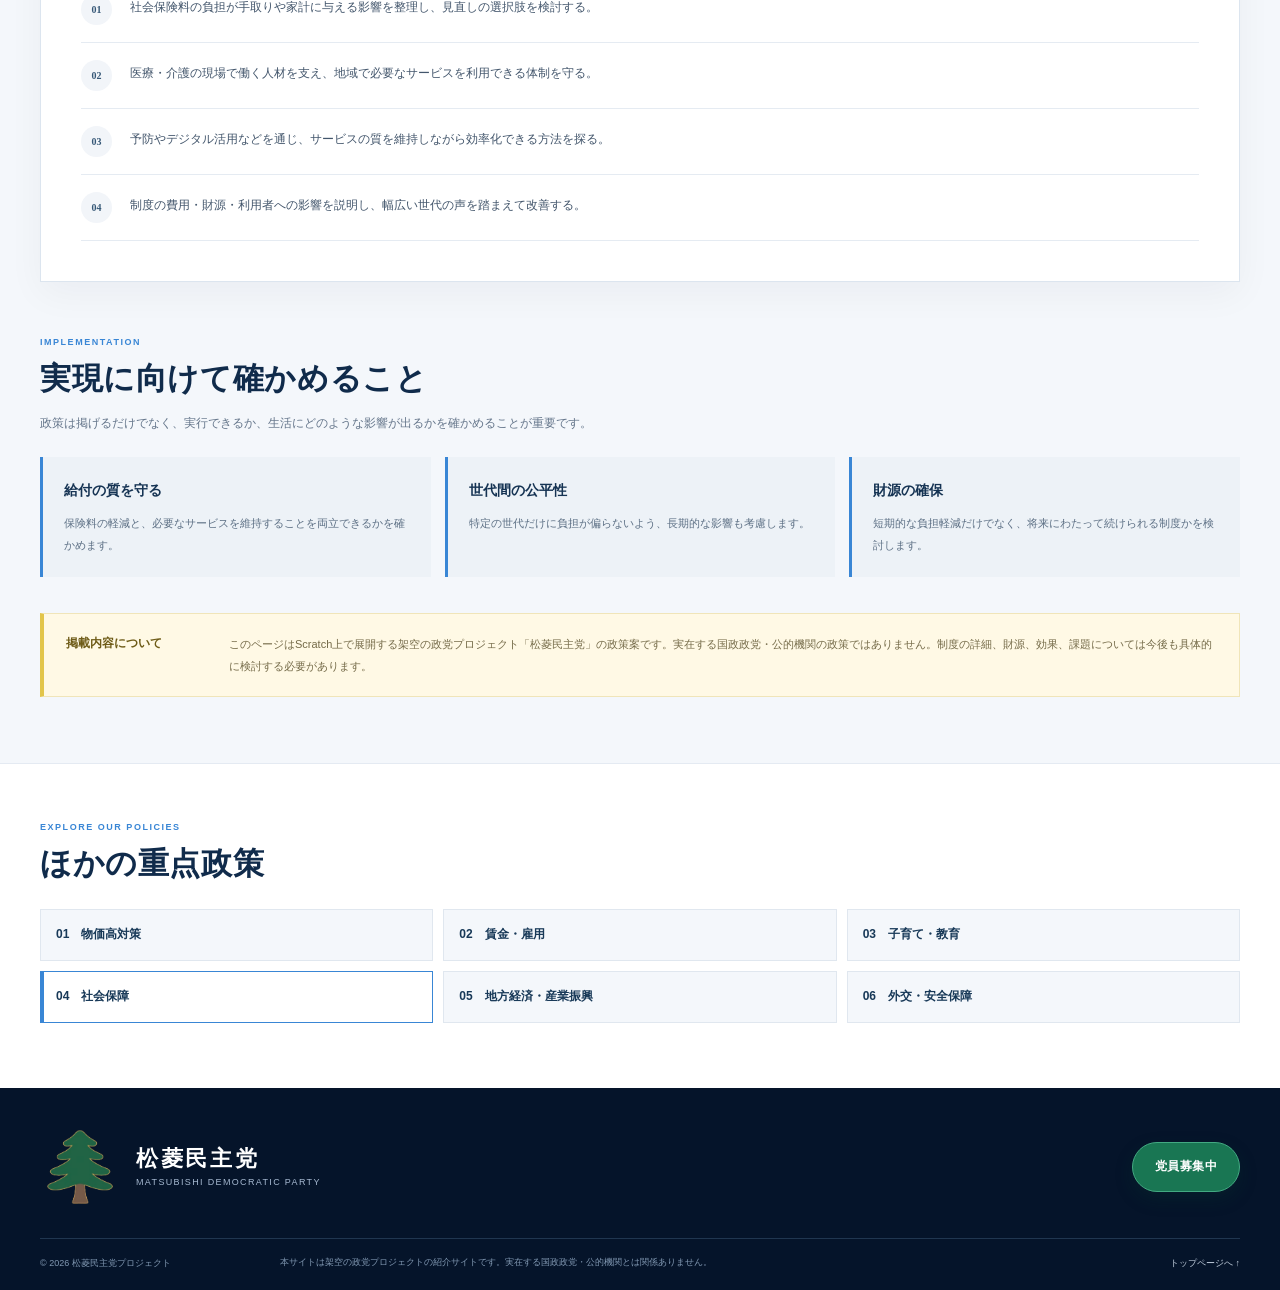
<file: policy-social.html>
<!doctype html>
<html lang="ja">
<head>
<meta charset="utf-8">
<meta name="viewport" content="width=device-width, initial-scale=1">
<link rel="canonical" href="https://matsubishi-group.github.io/MDP/policy-social.html">
<meta name="theme-color" content="#081b37">
<meta property="og:title" content="社会保障｜松菱民主党の重点政策">
<meta property="og:type" content="website">
<meta name="description" content="松菱民主党の重点政策「社会保障」について、基本方針・具体的な取り組み・実現に向けた課題をご紹介します。">
<title>社会保障｜6つの重点政策｜松菱民主党</title>
<link rel="icon" href="assets/logo-tree.png" type="image/png">
<link rel="stylesheet" href="styles.css?v=20261030-scroll-fade">
</head>
<body class="policy-page policy-page--blue">
<div class="topline"><div class="container topline-inner"><span><i class="status-dot"></i> 松菱民主党 公式サイト</span><span class="topline-right">6つの重点政策</span></div></div>
<header class="site-header"><div class="container nav-wrap"><a class="brand" href="index.html#top" aria-label="松菱民主党 ホーム"><img src="assets/logo-tree.png" width="48" height="48" alt=""><span class="brand-text"><strong>松菱民主党</strong><small>MATSUBISHI DEMOCRATIC PARTY</small></span></a></div></header>
<main>
<section class="policy-page-hero" style="--policy-hero-image:url('https://images.unsplash.com/photo-1758691462477-976f771224d8?auto=format&amp;fit=crop&amp;fm=jpg&amp;ixid=NHwxMjA3fDA%3D&amp;ixlib=rb-4.1.0&amp;q=60&amp;w=3000');--policy-hero-position:center;">
  <div class="container policy-banner-layout">
    <div class="policy-banner-copy">
      <p class="section-kicker">OUR POLICIES　/　POLICY 04</p><h1>社会保障</h1><p class="policy-page-tagline">負担と給付のバランスを見直し、安心を守る。</p><p class="policy-page-intro">医療・介護などの社会保障は、誰もが安心して暮らすための大切な基盤です。同時に、保険料などの負担が家計に与える影響や、制度を将来にわたって支える方法も考える必要があります。</p><div class="policy-page-hero-meta"><span>SOCIAL SECURITY</span><span>松菱民主党の政策案</span></div>
    </div>
  </div>
</section>
<section class="policy-page-content"><div class="container">
<nav class="policy-breadcrumb" aria-label="パンくずリスト"><a href="index.html">ホーム</a><span aria-hidden="true">/</span><a href="index.html#policies">6つの重点政策</a><span aria-hidden="true">/</span><span aria-current="page">社会保障</span></nav>

<div class="policy-page-section-heading"><p class="section-kicker">OUR APPROACH</p><h2>この政策で大切にすること</h2><p>目指す方向だけでなく、実現するための方法や課題もあわせて考えます。</p></div>
<div class="policy-page-grid"><article class="policy-page-panel"><span class="policy-page-panel-no">01</span><h3>社会保険料の負担を検討</h3><p>現役世代や子育て世帯などの家計に目を向け、社会保険料の負担のあり方を見直します。</p></article>
<article class="policy-page-panel"><span class="policy-page-panel-no">02</span><h3>必要な医療・介護を守る</h3><p>費用を抑えることだけを目的にせず、必要な人が医療や介護を受けられる体制を維持します。</p></article>
<article class="policy-page-panel"><span class="policy-page-panel-no">03</span><h3>公平で分かりやすい制度</h3><p>負担と給付の関係や制度の仕組みを分かりやすく伝え、世代や所得による公平性を考えます。</p></article></div>
<section class="policy-diagram-section" aria-labelledby="policy-diagram-title">
  <div class="policy-diagram-heading">
    <p class="section-kicker">POLICY OVERVIEW</p>
    <h2 id="policy-diagram-title">安心と制度の持続可能性を両立</h2>
    <p>負担の軽減だけでなく、必要な医療や介護を将来にわたって利用できる体制も同時に考えます。</p>
  </div>
  <figure class="policy-diagram-figure">
    <img src="assets/policy-social.svg?v=20261030" alt="医療、介護、負担と給付の公平性をまとめた概念図" width="720" height="420" loading="lazy" decoding="async">
    <figcaption>安心と持続可能性の両立を整理した概念図です。実績値を示すグラフではありません。</figcaption>
  </figure>
</section>
<section class="policy-actions-panel"><div class="policy-actions-heading"><p class="section-kicker">WHAT WE PROPOSE</p><h2>具体的に取り組むこと</h2><p>次の項目を中心に、効果・財源・実施方法を整理し、分かりやすく説明していきます。</p></div><ol class="policy-action-list"><li><span class="policy-action-no">01</span><p>社会保険料の負担が手取りや家計に与える影響を整理し、見直しの選択肢を検討する。</p></li>
<li><span class="policy-action-no">02</span><p>医療・介護の現場で働く人材を支え、地域で必要なサービスを利用できる体制を守る。</p></li>
<li><span class="policy-action-no">03</span><p>予防やデジタル活用などを通じ、サービスの質を維持しながら効率化できる方法を探る。</p></li>
<li><span class="policy-action-no">04</span><p>制度の費用・財源・利用者への影響を説明し、幅広い世代の声を踏まえて改善する。</p></li></ol></section>
<section class="policy-checks-section"><div class="policy-page-section-heading"><p class="section-kicker">IMPLEMENTATION</p><h2>実現に向けて確かめること</h2><p>政策は掲げるだけでなく、実行できるか、生活にどのような影響が出るかを確かめることが重要です。</p></div><div class="policy-checks-grid"><div class="policy-check"><h3>給付の質を守る</h3><p>保険料の軽減と、必要なサービスを維持することを両立できるかを確かめます。</p></div>
<div class="policy-check"><h3>世代間の公平性</h3><p>特定の世代だけに負担が偏らないよう、長期的な影響も考慮します。</p></div>
<div class="policy-check"><h3>財源の確保</h3><p>短期的な負担軽減だけでなく、将来にわたって続けられる制度かを検討します。</p></div></div></section>
<div class="policy-project-notice"><strong>掲載内容について</strong><p>このページはScratch上で展開する架空の政党プロジェクト「松菱民主党」の政策案です。実在する国政政党・公的機関の政策ではありません。制度の詳細、財源、効果、課題については今後も具体的に検討する必要があります。</p></div>
</div></section>
<section class="policy-other-section"><div class="container"><div class="policy-page-section-heading"><p class="section-kicker">EXPLORE OUR POLICIES</p><h2>ほかの重点政策</h2></div><nav class="policy-other-links" aria-label="ほかの重点政策"><a href="policy-prices.html">01　物価高対策</a><a href="policy-wages.html">02　賃金・雇用</a><a href="policy-education.html">03　子育て・教育</a><a href="policy-social.html" aria-current="page">04　社会保障</a><a href="policy-local.html">05　地方経済・産業振興</a><a href="policy-security.html">06　外交・安全保障</a></nav></div></section>
</main>
<footer class="site-footer"><div class="container footer-main"><a class="brand footer-brand" href="index.html#top" aria-label="松菱民主党 ホーム"><img src="assets/logo-tree.png" width="80" height="80" alt=""><span class="brand-text"><strong>松菱民主党</strong><small>MATSUBISHI DEMOCRATIC PARTY</small></span></a><div class="footer-links"><a class="button button-yellow footer-join-button" href="https://scratch.mit.edu/projects/1231125918" target="_blank" rel="noopener noreferrer">党員募集中</a></div></div><div class="container footer-bottom"><p>© <span>2026</span> 松菱民主党プロジェクト</p><p class="project-disclaimer">本サイトは架空の政党プロジェクトの紹介サイトです。実在する国政政党・公的機関とは関係ありません。</p><a href="index.html#top" class="back-top">トップページへ ↑</a></div></footer>
</body>
</html>
</file>
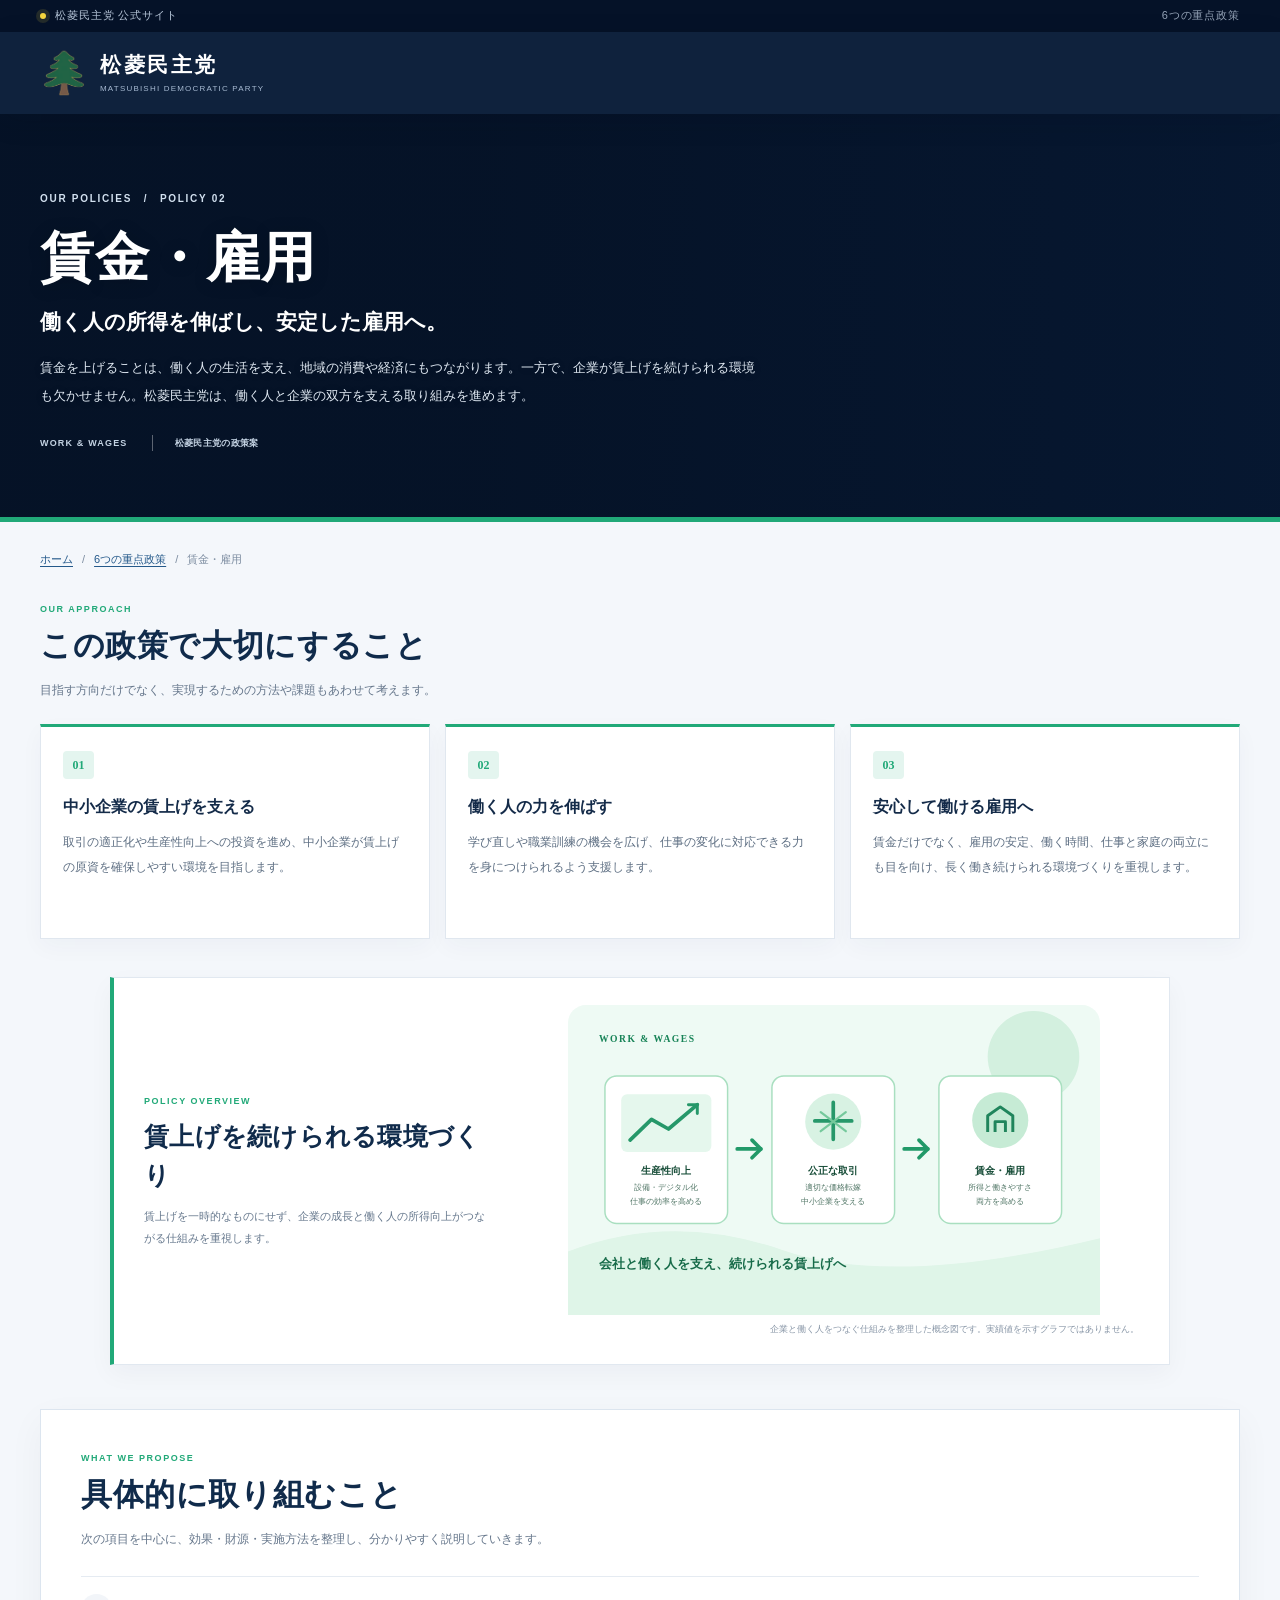
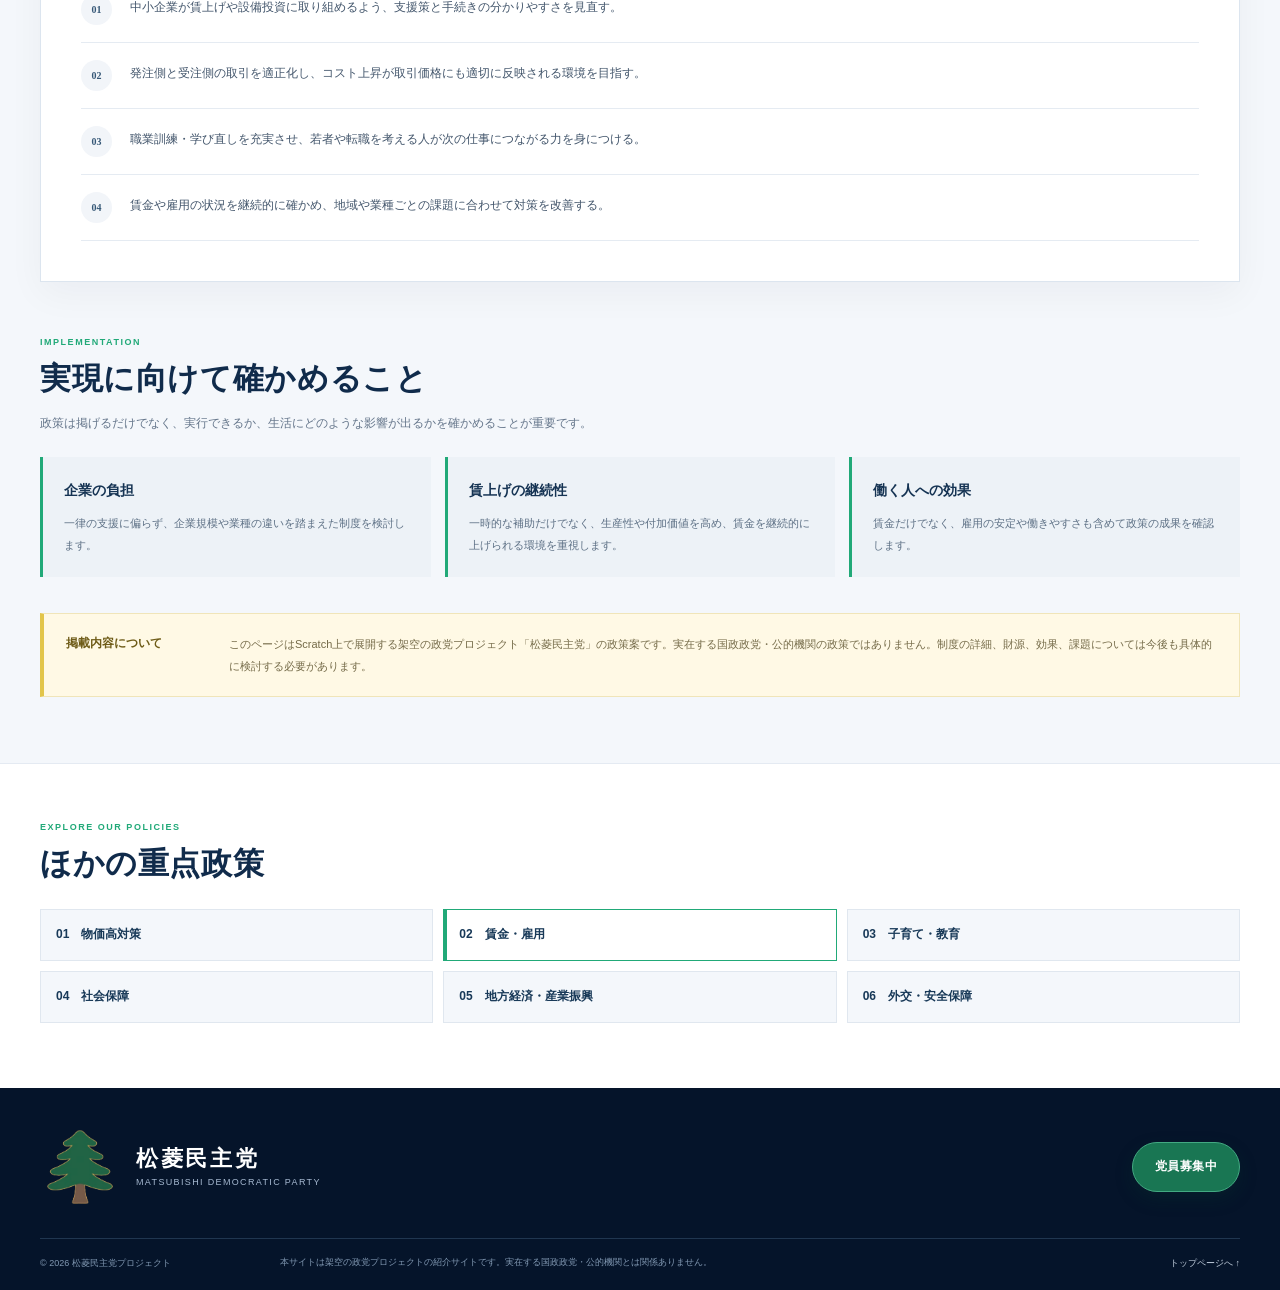
<file: policy-wages.html>
<!doctype html>
<html lang="ja">
<head>
<meta charset="utf-8">
<meta name="viewport" content="width=device-width, initial-scale=1">
<link rel="canonical" href="https://matsubishi-group.github.io/MDP/policy-wages.html">
<meta name="theme-color" content="#081b37">
<meta property="og:title" content="賃金・雇用｜松菱民主党の重点政策">
<meta property="og:type" content="website">
<meta name="description" content="松菱民主党の重点政策「賃金・雇用」について、基本方針・具体的な取り組み・実現に向けた課題をご紹介します。">
<title>賃金・雇用｜6つの重点政策｜松菱民主党</title>
<link rel="icon" href="assets/logo-tree.png" type="image/png">
<link rel="stylesheet" href="styles.css?v=20261030-scroll-fade">
</head>
<body class="policy-page policy-page--green">
<div class="topline"><div class="container topline-inner"><span><i class="status-dot"></i> 松菱民主党 公式サイト</span><span class="topline-right">6つの重点政策</span></div></div>
<header class="site-header"><div class="container nav-wrap"><a class="brand" href="index.html#top" aria-label="松菱民主党 ホーム"><img src="assets/logo-tree.png" width="48" height="48" alt=""><span class="brand-text"><strong>松菱民主党</strong><small>MATSUBISHI DEMOCRATIC PARTY</small></span></a></div></header>
<main>
<section class="policy-page-hero" style="--policy-hero-image:url('https://images.unsplash.com/photo-1730584474338-aa8d9d186bf7?auto=format&amp;fit=crop&amp;fm=jpg&amp;ixid=NHwxMjA3fDA%3D&amp;ixlib=rb-4.1.0&amp;q=60&amp;w=3000');--policy-hero-position:center;">
  <div class="container policy-banner-layout">
    <div class="policy-banner-copy">
      <p class="section-kicker">OUR POLICIES　/　POLICY 02</p><h1>賃金・雇用</h1><p class="policy-page-tagline">働く人の所得を伸ばし、安定した雇用へ。</p><p class="policy-page-intro">賃金を上げることは、働く人の生活を支え、地域の消費や経済にもつながります。一方で、企業が賃上げを続けられる環境も欠かせません。松菱民主党は、働く人と企業の双方を支える取り組みを進めます。</p><div class="policy-page-hero-meta"><span>WORK & WAGES</span><span>松菱民主党の政策案</span></div>
    </div>
  </div>
</section>
<section class="policy-page-content"><div class="container">
<nav class="policy-breadcrumb" aria-label="パンくずリスト"><a href="index.html">ホーム</a><span aria-hidden="true">/</span><a href="index.html#policies">6つの重点政策</a><span aria-hidden="true">/</span><span aria-current="page">賃金・雇用</span></nav>

<div class="policy-page-section-heading"><p class="section-kicker">OUR APPROACH</p><h2>この政策で大切にすること</h2><p>目指す方向だけでなく、実現するための方法や課題もあわせて考えます。</p></div>
<div class="policy-page-grid"><article class="policy-page-panel"><span class="policy-page-panel-no">01</span><h3>中小企業の賃上げを支える</h3><p>取引の適正化や生産性向上への投資を進め、中小企業が賃上げの原資を確保しやすい環境を目指します。</p></article>
<article class="policy-page-panel"><span class="policy-page-panel-no">02</span><h3>働く人の力を伸ばす</h3><p>学び直しや職業訓練の機会を広げ、仕事の変化に対応できる力を身につけられるよう支援します。</p></article>
<article class="policy-page-panel"><span class="policy-page-panel-no">03</span><h3>安心して働ける雇用へ</h3><p>賃金だけでなく、雇用の安定、働く時間、仕事と家庭の両立にも目を向け、長く働き続けられる環境づくりを重視します。</p></article></div>
<section class="policy-diagram-section" aria-labelledby="policy-diagram-title">
  <div class="policy-diagram-heading">
    <p class="section-kicker">POLICY OVERVIEW</p>
    <h2 id="policy-diagram-title">賃上げを続けられる環境づくり</h2>
    <p>賃上げを一時的なものにせず、企業の成長と働く人の所得向上がつながる仕組みを重視します。</p>
  </div>
  <figure class="policy-diagram-figure">
    <img src="assets/policy-wages.svg?v=20261030" alt="生産性向上、公正な取引、賃金・雇用をつなぐ概念図" width="720" height="420" loading="lazy" decoding="async">
    <figcaption>企業と働く人をつなぐ仕組みを整理した概念図です。実績値を示すグラフではありません。</figcaption>
  </figure>
</section>
<section class="policy-actions-panel"><div class="policy-actions-heading"><p class="section-kicker">WHAT WE PROPOSE</p><h2>具体的に取り組むこと</h2><p>次の項目を中心に、効果・財源・実施方法を整理し、分かりやすく説明していきます。</p></div><ol class="policy-action-list"><li><span class="policy-action-no">01</span><p>中小企業が賃上げや設備投資に取り組めるよう、支援策と手続きの分かりやすさを見直す。</p></li>
<li><span class="policy-action-no">02</span><p>発注側と受注側の取引を適正化し、コスト上昇が取引価格にも適切に反映される環境を目指す。</p></li>
<li><span class="policy-action-no">03</span><p>職業訓練・学び直しを充実させ、若者や転職を考える人が次の仕事につながる力を身につける。</p></li>
<li><span class="policy-action-no">04</span><p>賃金や雇用の状況を継続的に確かめ、地域や業種ごとの課題に合わせて対策を改善する。</p></li></ol></section>
<section class="policy-checks-section"><div class="policy-page-section-heading"><p class="section-kicker">IMPLEMENTATION</p><h2>実現に向けて確かめること</h2><p>政策は掲げるだけでなく、実行できるか、生活にどのような影響が出るかを確かめることが重要です。</p></div><div class="policy-checks-grid"><div class="policy-check"><h3>企業の負担</h3><p>一律の支援に偏らず、企業規模や業種の違いを踏まえた制度を検討します。</p></div>
<div class="policy-check"><h3>賃上げの継続性</h3><p>一時的な補助だけでなく、生産性や付加価値を高め、賃金を継続的に上げられる環境を重視します。</p></div>
<div class="policy-check"><h3>働く人への効果</h3><p>賃金だけでなく、雇用の安定や働きやすさも含めて政策の成果を確認します。</p></div></div></section>
<div class="policy-project-notice"><strong>掲載内容について</strong><p>このページはScratch上で展開する架空の政党プロジェクト「松菱民主党」の政策案です。実在する国政政党・公的機関の政策ではありません。制度の詳細、財源、効果、課題については今後も具体的に検討する必要があります。</p></div>
</div></section>
<section class="policy-other-section"><div class="container"><div class="policy-page-section-heading"><p class="section-kicker">EXPLORE OUR POLICIES</p><h2>ほかの重点政策</h2></div><nav class="policy-other-links" aria-label="ほかの重点政策"><a href="policy-prices.html">01　物価高対策</a><a href="policy-wages.html" aria-current="page">02　賃金・雇用</a><a href="policy-education.html">03　子育て・教育</a><a href="policy-social.html">04　社会保障</a><a href="policy-local.html">05　地方経済・産業振興</a><a href="policy-security.html">06　外交・安全保障</a></nav></div></section>
</main>
<footer class="site-footer"><div class="container footer-main"><a class="brand footer-brand" href="index.html#top" aria-label="松菱民主党 ホーム"><img src="assets/logo-tree.png" width="80" height="80" alt=""><span class="brand-text"><strong>松菱民主党</strong><small>MATSUBISHI DEMOCRATIC PARTY</small></span></a><div class="footer-links"><a class="button button-yellow footer-join-button" href="https://scratch.mit.edu/projects/1231125918" target="_blank" rel="noopener noreferrer">党員募集中</a></div></div><div class="container footer-bottom"><p>© <span>2026</span> 松菱民主党プロジェクト</p><p class="project-disclaimer">本サイトは架空の政党プロジェクトの紹介サイトです。実在する国政政党・公的機関とは関係ありません。</p><a href="index.html#top" class="back-top">トップページへ ↑</a></div></footer>
</body>
</html>
</file>
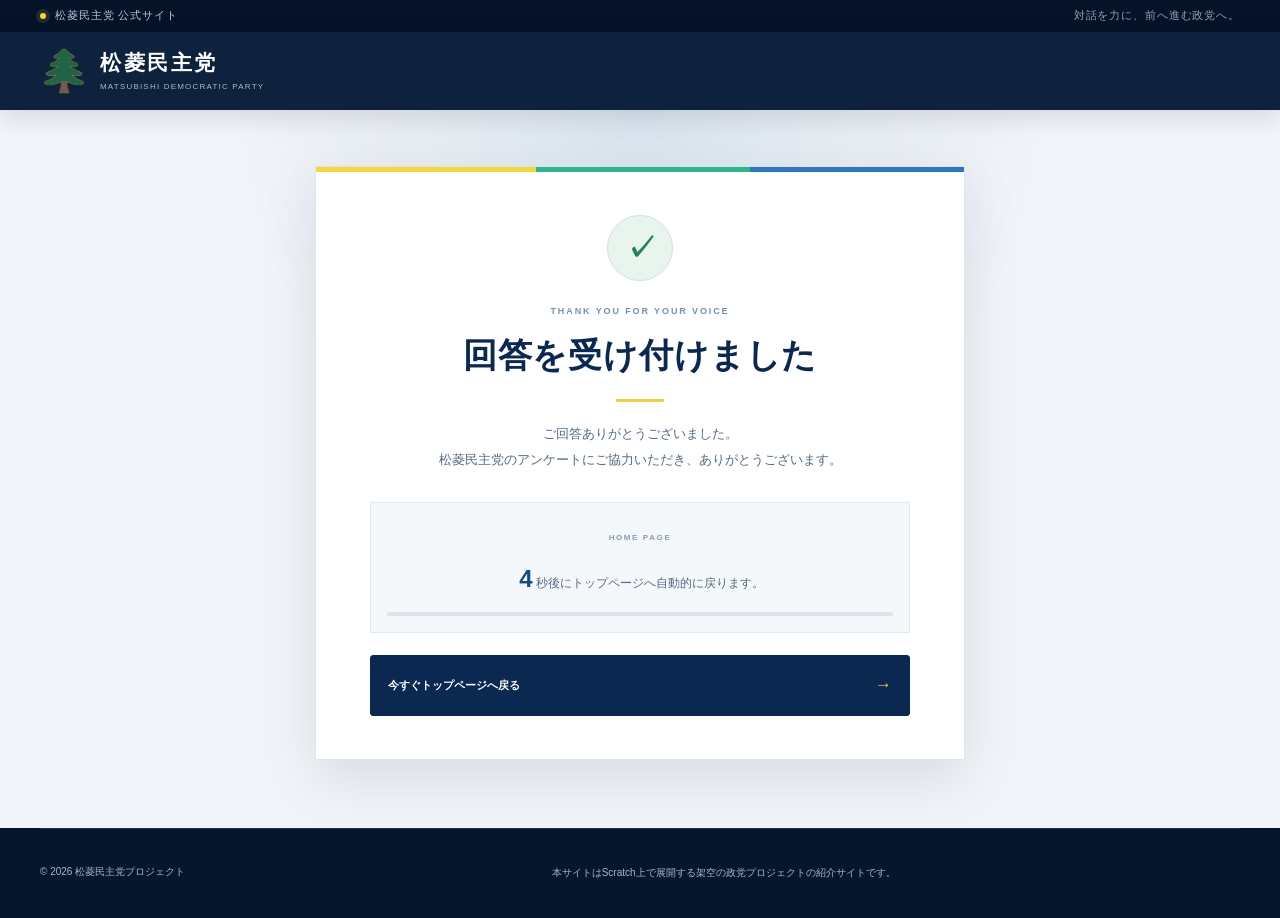
<file: thanks.html>
<!doctype html>
<html lang="ja">
<head>
  <meta charset="utf-8">
  <meta name="viewport" content="width=device-width, initial-scale=1">
  <meta name="theme-color" content="#081b37">
  <meta name="robots" content="noindex, nofollow">
  <title>回答を受け付けました｜松菱民主党</title>
  <link rel="icon" href="assets/logo-tree.png" type="image/png">
  <link rel="stylesheet" href="styles.css?v=20261030-fadecount">
  <link rel="stylesheet" href="voice.css?v=20261030-no-header-home-link">
</head>
<body class="voice-page thanks-page">
  <div class="topline"><div class="container topline-inner"><span><i class="status-dot"></i> 松菱民主党 公式サイト</span><span class="topline-right">対話を力に、前へ進む政党へ。</span></div></div>
  <header class="site-header voice-header">
    <div class="container voice-header-inner">
      <div class="brand" aria-label="松菱民主党">
        <img src="assets/logo-tree.png" width="48" height="48" alt="">
        <span class="brand-text"><strong>松菱民主党</strong><small>MATSUBISHI DEMOCRATIC PARTY</small></span>
      </div>
    </div>
  </header>
  <main class="thanks-main">
    <div class="thanks-card">
      <div class="thanks-emblem" aria-hidden="true"><span>✓</span></div>
      <p class="thanks-kicker">THANK YOU FOR YOUR VOICE</p>
      <h1>回答を受け付けました</h1>
      <div class="thanks-rule"></div>
      <p class="thanks-message">ご回答ありがとうございました。<br>松菱民主党のアンケートにご協力いただき、ありがとうございます。</p>
      <div class="thanks-return">
        <span class="thanks-return-label">HOME PAGE</span>
        <p><strong id="countdown">5</strong>秒後にトップページへ自動的に戻ります。</p>
        <div class="thanks-progress" aria-hidden="true"><span id="countdownProgress"></span></div>
      </div>
      <a class="thanks-home-button" href="index.html">今すぐトップページへ戻る <span aria-hidden="true">→</span></a>
    </div>
  </main>
  <footer class="site-footer">
    <div class="container footer-bottom">
      <p>© <span id="year">2026</span> 松菱民主党プロジェクト</p>
      <p class="project-disclaimer">本サイトはScratch上で展開する架空の政党プロジェクトの紹介サイトです。</p>
    </div>
  </footer>
  <script>
    (() => {
      const counter = document.getElementById('countdown');
      const card = document.querySelector('.thanks-card');
      const progress = document.getElementById('countdownProgress');
      document.getElementById('year').textContent = new Date().getFullYear();

      let countdownStarted = false;
      let countdownTimer = null;

      const startCountdown = () => {
        if (countdownStarted) return;
        countdownStarted = true;

        if (progress) progress.classList.add('is-counting');

        const deadline = Date.now() + 5000;
        const updateCountdown = () => {
          const remaining = Math.max(0, Math.ceil((deadline - Date.now()) / 1000));
          if (counter) counter.textContent = String(remaining);
          if (remaining === 0) {
            window.clearInterval(countdownTimer);
            window.location.replace('index.html');
          }
        };

        countdownTimer = window.setInterval(updateCountdown, 100);
        updateCountdown();
      };

      const reducedMotion = window.matchMedia('(prefers-reduced-motion: reduce)').matches;
      if (!card || reducedMotion) {
        startCountdown();
      } else {
        const onFadeInFinished = event => {
          if (event.target !== card || event.animationName !== 'thanks-fade-in') return;
          card.removeEventListener('animationend', onFadeInFinished);
          startCountdown();
        };

        card.addEventListener('animationend', onFadeInFinished);
        // Safety fallback in case an animation event is not delivered by the browser.
        window.setTimeout(startCountdown, 1100);
      }
    })();
  </script>
</body>
</html>
</file>
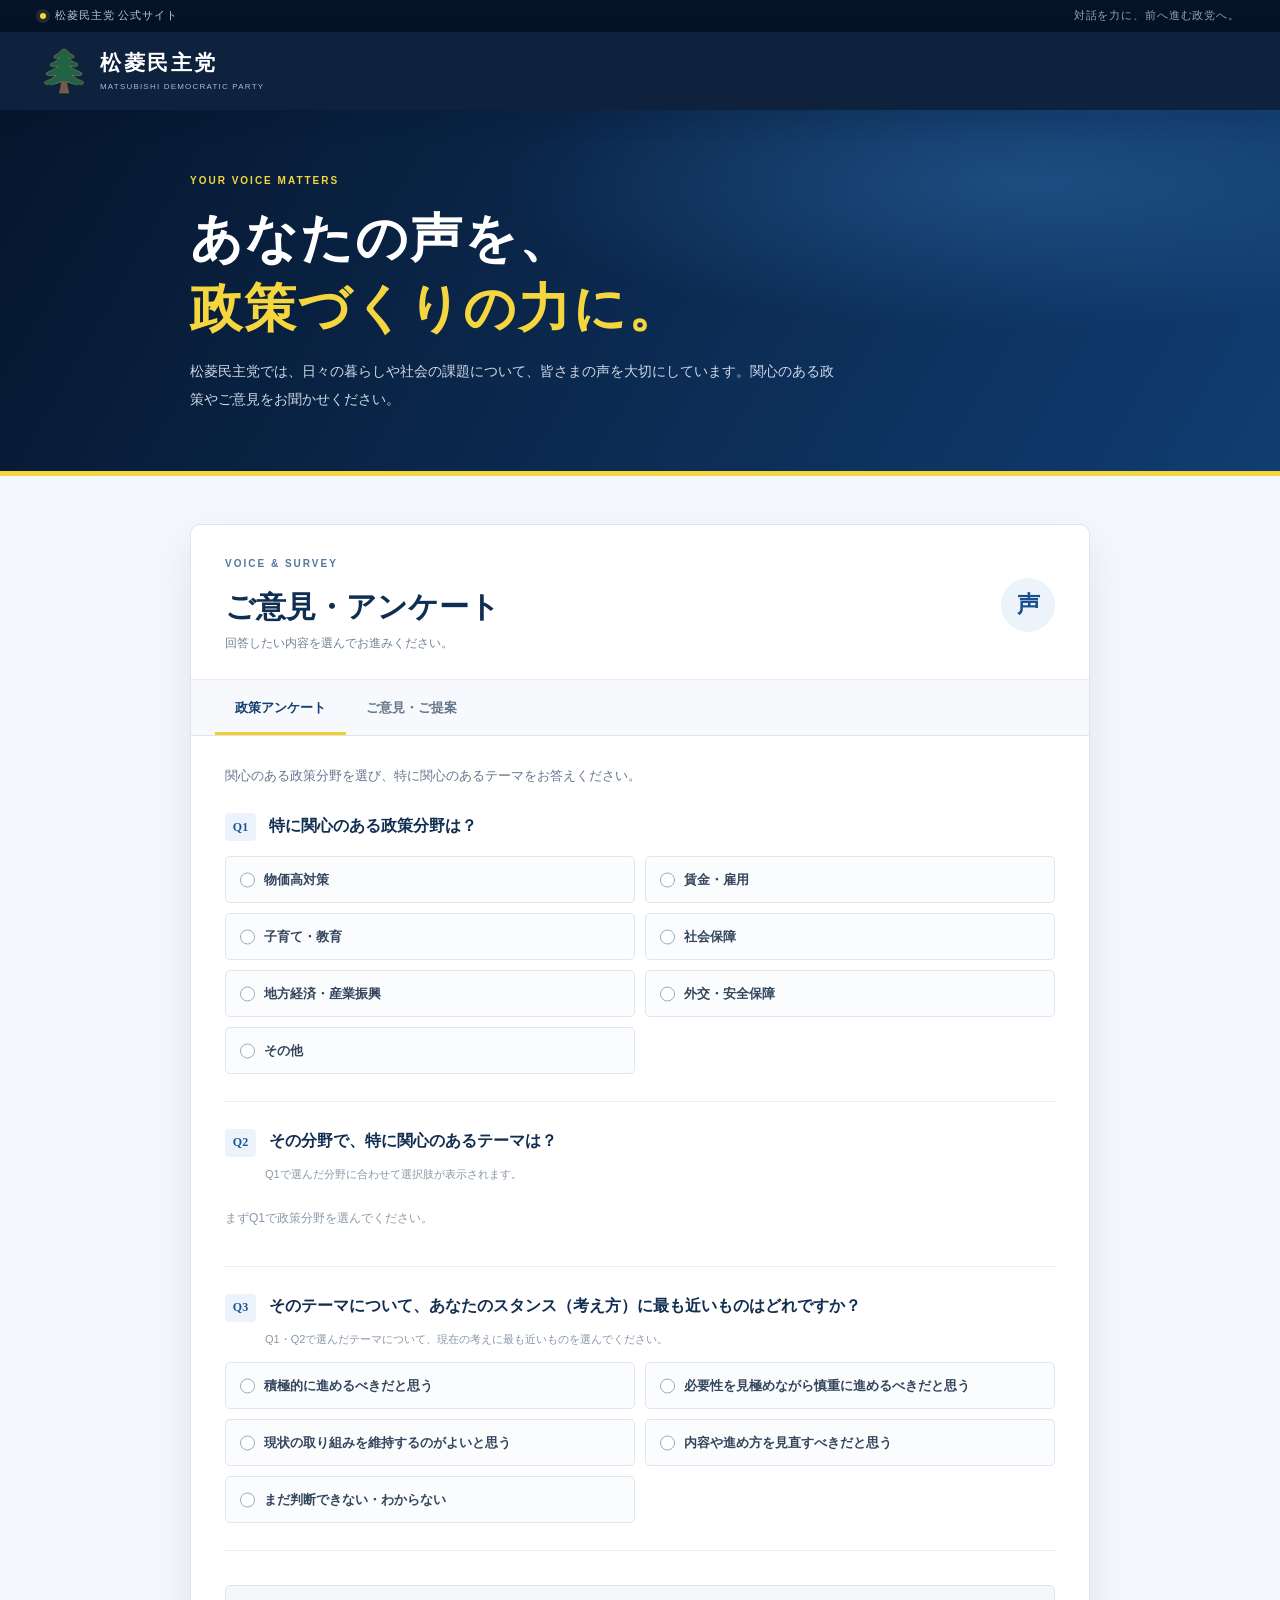
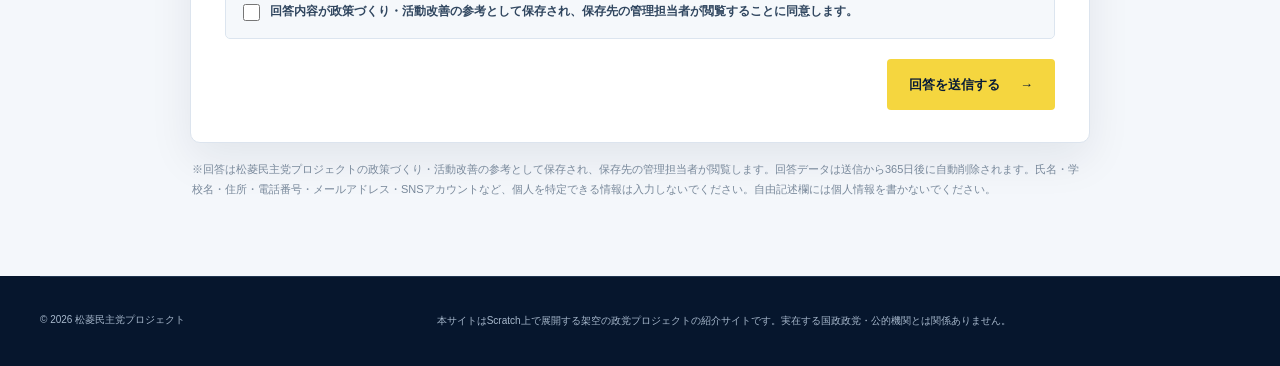
<file: voice.html>
<!doctype html>
<html lang="ja">
<head>
  <meta charset="utf-8">
  <meta name="viewport" content="width=device-width, initial-scale=1">
  <meta name="theme-color" content="#081b37">
  <meta name="description" content="松菱民主党の政策アンケート・ご意見募集ページです。関心のある政策やご意見をお聞かせください。">
  <title>ご意見・アンケート｜松菱民主党</title>
  <link rel="canonical" href="https://matsubishi-group.github.io/MDP/voice.html">
  <meta property="og:site_name" content="松菱民主党">
  <meta property="og:title" content="ご意見・アンケート｜松菱民主党">
  <meta property="og:description" content="松菱民主党の政策アンケート・ご意見募集ページです。関心のある政策やご意見をお聞かせください。">
  <meta property="og:type" content="website">
  <meta property="og:url" content="https://matsubishi-group.github.io/MDP/voice.html">
  <link rel="icon" href="assets/logo-tree.png" type="image/png">
  <link rel="stylesheet" href="styles.css?v=20261030-navfix">
  <link rel="stylesheet" href="voice.css?v=20261031-live-submit">
</head>
<body class="voice-page">
  <div class="topline"><div class="container topline-inner"><span><i class="status-dot"></i> 松菱民主党 公式サイト</span><span class="topline-right">対話を力に、前へ進む政党へ。</span></div></div>
  <header class="site-header voice-header">
    <div class="container voice-header-inner">
      <div class="brand" aria-label="松菱民主党">
        <img src="assets/logo-tree.png" width="48" height="48" alt="">
        <span class="brand-text"><strong>松菱民主党</strong><small>MATSUBISHI DEMOCRATIC PARTY</small></span>
      </div>
    </div>
  </header>

  <main id="main" class="voice-main">
    <section class="voice-hero">
      <div class="voice-container">
        <p class="voice-kicker">YOUR VOICE MATTERS</p>
        <h1>あなたの声を、<br><em>政策づくりの力に。</em></h1>
        <p>松菱民主党では、日々の暮らしや社会の課題について、皆さまの声を大切にしています。関心のある政策やご意見をお聞かせください。</p>
      </div>
    </section>

    <section class="voice-container voice-form-section" aria-label="ご意見・アンケート">
      <div class="voice-card">
        <div class="voice-card-heading">
          <div>
            <p class="voice-kicker dark">VOICE &amp; SURVEY</p>
            <h2>ご意見・アンケート</h2>
            <p>回答したい内容を選んでお進みください。</p>
          </div>
          <span class="voice-card-mark" aria-hidden="true">声</span>
        </div>

        <div class="voice-tabs" role="tablist" aria-label="回答の種類">
          <button class="voice-tab is-active" type="button" role="tab" id="surveyTab" aria-selected="true" aria-controls="surveyPanel">政策アンケート</button>
          <button class="voice-tab" type="button" role="tab" id="opinionTab" aria-selected="false" aria-controls="opinionPanel">ご意見・ご提案</button>
        </div>

        <form id="voiceForm" novalidate>
          <section id="surveyPanel" class="voice-panel" role="tabpanel" aria-labelledby="surveyTab">
            <p class="voice-panel-intro">関心のある政策分野を選び、特に関心のあるテーマをお答えください。</p>

            <fieldset class="voice-question">
              <legend><span class="question-number">Q1</span> 特に関心のある政策分野は？</legend>
              <div class="choice-grid" id="policyChoices">
                <label class="choice"><input type="radio" name="policy" value="物価高対策"><span>物価高対策</span></label>
                <label class="choice"><input type="radio" name="policy" value="賃金・雇用"><span>賃金・雇用</span></label>
                <label class="choice"><input type="radio" name="policy" value="子育て・教育"><span>子育て・教育</span></label>
                <label class="choice"><input type="radio" name="policy" value="社会保障"><span>社会保障</span></label>
                <label class="choice"><input type="radio" name="policy" value="地方経済・産業振興"><span>地方経済・産業振興</span></label>
                <label class="choice"><input type="radio" name="policy" value="外交・安全保障"><span>外交・安全保障</span></label>
                <label class="choice"><input type="radio" name="policy" value="その他"><span>その他</span></label>
              </div>
              <div class="conditional-field" id="policyOtherWrap" hidden>
                <label for="policyOther">関心のある政策分野を入力してください。</label>
                <input id="policyOther" name="policyOther" type="text" maxlength="100" placeholder="例：政治改革、デジタル政策">
              </div>
            </fieldset>

            <fieldset class="voice-question">
              <legend><span class="question-number">Q2</span> その分野で、特に関心のあるテーマは？</legend>
              <p class="question-help">Q1で選んだ分野に合わせて選択肢が表示されます。</p>
              <div class="choice-grid" id="focusChoices">
                <p class="choice-placeholder">まずQ1で政策分野を選んでください。</p>
              </div>
              <div class="conditional-field" id="focusOtherWrap" hidden>
                <label for="focusOther">具体的なテーマを入力してください。</label>
                <input id="focusOther" name="focusOther" type="text" maxlength="120" placeholder="関心のあるテーマを入力">
              </div>
            </fieldset>

            <fieldset class="voice-question">
              <legend><span class="question-number">Q3</span> そのテーマについて、あなたのスタンス（考え方）に最も近いものはどれですか？</legend>
              <p class="question-help">Q1・Q2で選んだテーマについて、現在の考えに最も近いものを選んでください。</p>
              <div class="choice-grid stance-grid">
                <label class="choice"><input type="radio" name="stance" value="積極的に進めるべきだと思う"><span>積極的に進めるべきだと思う</span></label>
                <label class="choice"><input type="radio" name="stance" value="必要性を見極めながら慎重に進めるべきだと思う"><span>必要性を見極めながら慎重に進めるべきだと思う</span></label>
                <label class="choice"><input type="radio" name="stance" value="現状の取り組みを維持するのがよいと思う"><span>現状の取り組みを維持するのがよいと思う</span></label>
                <label class="choice"><input type="radio" name="stance" value="内容や進め方を見直すべきだと思う"><span>内容や進め方を見直すべきだと思う</span></label>
                <label class="choice"><input type="radio" name="stance" value="まだ判断できない・わからない"><span>まだ判断できない・わからない</span></label>
              </div>
            </fieldset>
          </section>

          <section id="opinionPanel" class="voice-panel" role="tabpanel" aria-labelledby="opinionTab" hidden>
            <p class="voice-panel-intro">政策への意見や、松菱民主党に取り上げてほしい課題をお寄せください。</p>
            <div class="voice-question">
              <label class="field-label" for="opinionCategory">意見の分野</label>
              <select id="opinionCategory" name="opinionCategory">
                <option>政策について</option>
                <option>党の活動について</option>
                <option>政治・社会について</option>
                <option>その他</option>
              </select>
            </div>
            <div class="voice-question">
              <label class="field-label" for="opinionTitle">タイトル <span class="optional">任意</span></label>
              <input id="opinionTitle" name="opinionTitle" type="text" maxlength="100" placeholder="意見のタイトル">
            </div>
            <div class="voice-question">
              <label class="field-label" for="opinionText">ご意見・ご提案</label>
              <textarea id="opinionText" name="opinionText" rows="7" maxlength="2000" placeholder="ご意見やご提案を入力してください。"></textarea>
            </div>
          </section>

          <div class="voice-consent">
            <label class="voice-consent-label">
              <input type="checkbox" id="privacyConsent" required>
              <span>回答内容が政策づくり・活動改善の参考として保存され、保存先の管理担当者が閲覧することに同意します。</span>
            </label>
          </div>
          <div class="voice-honeypot" aria-hidden="true">
            <label for="website">この欄には入力しないでください
              <input type="text" id="website" name="website" tabindex="-1" autocomplete="off">
            </label>
          </div>
          <div class="voice-form-actions">
            <button class="voice-submit" type="submit">回答を送信する <span aria-hidden="true">→</span></button>
          </div>
          <div class="voice-error" id="formError" role="alert" aria-live="polite" hidden></div>
        </form>

      </div>

      <p class="voice-footnote">※回答は松菱民主党プロジェクトの政策づくり・活動改善の参考として保存され、保存先の管理担当者が閲覧します。回答データは送信から365日後に自動削除されます。氏名・学校名・住所・電話番号・メールアドレス・SNSアカウントなど、個人を特定できる情報は入力しないでください。自由記述欄には個人情報を書かないでください。</p>
    </section>
  </main>

  <footer class="site-footer">
    <div class="container footer-bottom">
      <p>© <span id="year">2026</span> 松菱民主党プロジェクト</p>
      <p class="project-disclaimer">本サイトはScratch上で展開する架空の政党プロジェクトの紹介サイトです。実在する国政政党・公的機関とは関係ありません。</p>
    </div>
  </footer>

  <script>
  (() => {
    const SUPABASE_FUNCTION_URL = 'https://sdcaunsflsfptxolednu.supabase.co/functions/v1/submit-survey';
    const SUPABASE_PUBLISHABLE_KEY = 'sb_publishable_bcOFpoCHluTlmHunbMDJSg_F5haPsXx';

    const topicMap = {
      '物価高対策':['食料品・日用品','光熱費・燃料費','税金・社会保険料','住まい','子育て世帯・低所得者支援','中小企業支援','その他'],
      '賃金・雇用':['最低賃金','賃上げ支援','非正規雇用','働き方・労働時間','若者の就職','人材育成','その他'],
      '子育て・教育':['保育・学童','教育費・給食費','高校・大学への進学支援','学校環境','いじめ・不登校への支援','子育て世帯への支援','その他'],
      '社会保障':['年金','医療','介護','保険料・窓口負担','障害福祉','生活に困っている人への支援','その他'],
      '地方経済・産業振興':['農業・食料','中小企業・商店街','観光','地域の鉄道・バス','地域の雇用','インフラ・まちづくり','その他'],
      '外交・安全保障':['憲法','防衛・自衛隊','外交・国際関係','日米関係・同盟','核軍縮・平和外交','経済安全保障','領土・海洋問題','国際協力・人道支援','国民保護・危機管理','その他'],
      'その他':['政治・行政の制度改革','財政・予算','地域の課題','その他']
    };

    const form = document.getElementById('voiceForm');
    const surveyTab = document.getElementById('surveyTab');
    const opinionTab = document.getElementById('opinionTab');
    const surveyPanel = document.getElementById('surveyPanel');
    const opinionPanel = document.getElementById('opinionPanel');
    const focusChoices = document.getElementById('focusChoices');
    const policyOtherWrap = document.getElementById('policyOtherWrap');
    const focusOtherWrap = document.getElementById('focusOtherWrap');
    const formError = document.getElementById('formError');
    const submitButton = form.querySelector('.voice-submit');
    const consent = document.getElementById('privacyConsent');
    let activeTab = 'survey';
    let isSending = false;

    function selectedValue(name) {
      const selected = form.querySelector('input[name="' + name + '"]:checked');
      return selected ? selected.value : '';
    }

    function renderFocusChoices(policy) {
      focusChoices.innerHTML = '';
      const options = topicMap[policy] || [];
      if (!options.length) {
        const empty = document.createElement('p');
        empty.className = 'choice-placeholder';
        empty.textContent = 'まずQ1で政策分野を選んでください。';
        focusChoices.appendChild(empty);
        return;
      }
      options.forEach((option, index) => {
        const label = document.createElement('label');
        label.className = 'choice';
        const input = document.createElement('input');
        input.type = 'radio';
        input.name = 'focus';
        input.value = option;
        input.id = 'focusOption' + index;
        const span = document.createElement('span');
        span.textContent = option;
        label.append(input, span);
        focusChoices.appendChild(label);
      });
    }

    form.querySelectorAll('input[name="policy"]').forEach(input => {
      input.addEventListener('change', () => {
        renderFocusChoices(input.value);
        policyOtherWrap.hidden = input.value !== 'その他';
        focusOtherWrap.hidden = true;
        document.getElementById('focusOther').value = '';
        formError.hidden = true;
      });
    });

    focusChoices.addEventListener('change', event => {
      if (event.target && event.target.name === 'focus') {
        focusOtherWrap.hidden = event.target.value !== 'その他';
        if (event.target.value !== 'その他') document.getElementById('focusOther').value = '';
        formError.hidden = true;
      }
    });

    function switchTab(tab) {
      activeTab = tab;
      const surveyActive = tab === 'survey';
      surveyTab.classList.toggle('is-active', surveyActive);
      opinionTab.classList.toggle('is-active', !surveyActive);
      surveyTab.setAttribute('aria-selected', String(surveyActive));
      opinionTab.setAttribute('aria-selected', String(!surveyActive));
      surveyPanel.hidden = !surveyActive;
      opinionPanel.hidden = surveyActive;
      formError.hidden = true;
    }
    surveyTab.addEventListener('click', () => switchTab('survey'));
    opinionTab.addEventListener('click', () => switchTab('opinion'));

    form.addEventListener('submit', async event => {
      event.preventDefault();
      if (isSending) return;
      formError.hidden = true;

      if (!consent.checked) {
        formError.textContent = '回答の保存と管理担当者による閲覧について、同意欄にチェックしてください。';
        formError.hidden = false;
        consent.focus();
        return;
      }

      let payload;
      if (activeTab === 'survey') {
        const policy = selectedValue('policy');
        const focus = selectedValue('focus');
        const stance = selectedValue('stance');
        const policyOther = document.getElementById('policyOther').value.trim();
        const focusOther = document.getElementById('focusOther').value.trim();
        const policyValue = policy === 'その他' ? policyOther : policy;
        const focusValue = focus === 'その他' ? focusOther : focus;

        if (!policy || !policyValue || !focus || !focusValue || !stance) {
          formError.textContent = 'Q1からQ3まで選択してください。「その他」を選んだ場合は、内容も入力してください。';
          formError.hidden = false;
          return;
        }
        payload = {
          kind: 'policy_survey',
          policy_category: policy,
          policy_other: policy === 'その他' ? policyOther : '',
          focus_topic: focus,
          focus_other: focus === 'その他' ? focusOther : '',
          stance,
          consent: true,
          website: document.getElementById('website').value
        };
      } else {
        const opinion = document.getElementById('opinionText').value.trim();
        const category = document.getElementById('opinionCategory').value;
        const title = document.getElementById('opinionTitle').value.trim();
        if (!opinion) {
          formError.textContent = 'ご意見・ご提案を入力してください。';
          formError.hidden = false;
          return;
        }
        payload = {
          kind: 'opinion',
          opinion_category: category,
          opinion_title: title,
          opinion_text: opinion,
          consent: true,
          website: document.getElementById('website').value
        };
      }

      isSending = true;
      submitButton.disabled = true;
      submitButton.textContent = '送信中...';
      try {
        const response = await fetch(SUPABASE_FUNCTION_URL, {
          method: 'POST',
          headers: {
            'Content-Type': 'application/json',
            'apikey': SUPABASE_PUBLISHABLE_KEY
          },
          body: JSON.stringify(payload)
        });
        const result = await response.json().catch(() => ({}));
        if (!response.ok || result.ok !== true) {
          throw new Error(result.error || '回答を保存できませんでした。');
        }
        window.location.assign('thanks.html');
      } catch (error) {
        formError.textContent = error instanceof Error
          ? error.message + ' 入力内容はそのまま残っていますので、通信状態を確認して再度お試しください。'
          : '回答を送信できませんでした。通信状態を確認して再度お試しください。';
        formError.hidden = false;
        isSending = false;
        submitButton.disabled = false;
        submitButton.innerHTML = '回答を送信する <span aria-hidden="true">→</span>';
      }
    });

    document.getElementById('year').textContent = new Date().getFullYear();
  })();
  </script>
</body>
</html>
</file>
<file: styles.css>
@charset "UTF-8";
:root{--navy:#081b37;--navy2:#0b2851;--blue:#1559a7;--yellow:#f5d63f;--green:#2fb58c;--ink:#15243a;--muted:#64748b;--paper:#f7f9fc;--line:#dce4ee;--white:#fff;--container:1200px;--shadow:0 20px 50px rgba(8,27,55,.12)}
*{box-sizing:border-box}html{scroll-behavior:smooth;scroll-padding-top:92px}body{margin:0;background:#fff;color:var(--ink);font-family:Inter,-apple-system,BlinkMacSystemFont,"Segoe UI","Noto Sans JP","Yu Gothic UI","Hiragino Kaku Gothic ProN",Meiryo,sans-serif;line-height:1.8;-webkit-font-smoothing:antialiased}a{color:inherit;text-decoration:none}button{font:inherit}.container{width:min(var(--container),calc(100% - 48px));margin-inline:auto}.skip-link{position:absolute;left:16px;top:-60px;z-index:200;background:var(--yellow);color:var(--navy);padding:9px 14px;border-radius:6px}.skip-link:focus{top:8px}.topline{height:32px;background:#051228;color:#b8c7da;font-size:11px;letter-spacing:.08em}.topline-inner{height:100%;display:flex;align-items:center;justify-content:space-between}.topline-inner span{display:inline-flex;align-items:center;gap:9px}.status-dot{width:6px;height:6px;border-radius:50%;background:var(--yellow);display:inline-block;box-shadow:0 0 0 4px rgba(245,214,63,.13)}.topline-right{opacity:.8}.site-header{position:sticky;top:0;z-index:100;background:rgba(8,27,55,.97);backdrop-filter:blur(14px);color:white;box-shadow:0 7px 26px rgba(4,14,29,.12)}.nav-wrap{min-height:82px;display:flex;align-items:center;justify-content:space-between;gap:30px}.brand{display:flex;align-items:center;gap:12px;flex:0 0 auto}.brand img{display:block;border-radius:12px}.brand-text{display:flex;flex-direction:column;line-height:1.25}.brand-text strong{font-size:21px;letter-spacing:.12em;font-weight:850}.brand-text small{font-size:8px;color:#a7bad2;letter-spacing:.15em;margin-top:5px}.main-nav{display:flex;align-items:center;gap:clamp(12px,1.55vw,24px);font-size:12px;font-weight:750;letter-spacing:.02em}.nav-link{position:relative;padding:31px 0 28px;color:#d4deea;white-space:nowrap;transition:color .2s}.nav-link:after{position:absolute;content:"";bottom:19px;left:0;right:100%;height:2px;background:var(--yellow);transition:right .25s}.nav-link:hover,.nav-link.is-active{color:#fff}.nav-link:hover:after,.nav-link.is-active:after{right:0}.nav-external{white-space:nowrap;display:flex;gap:7px;align-items:center;background:var(--yellow);color:#071a36;padding:11px 14px;border-radius:4px;font-weight:850;font-size:11px;transition:transform .2s,background .2s}.nav-external:hover{transform:translateY(-2px);background:#ffe66d}.menu-toggle{display:none;background:none;border:1px solid #49617f;border-radius:8px;width:44px;height:42px;padding:10px;cursor:pointer}.menu-toggle span{display:block;background:white;height:2px;margin:5px 0;border-radius:3px;transition:.2s}
.hero{position:relative;overflow:hidden;background:radial-gradient(ellipse at 70% 18%,#173f6a 0,transparent 38%),linear-gradient(122deg,#06162d 0%,#0b2850 56%,#103d72 100%);color:white;min-height:620px}.hero:after{content:"";position:absolute;pointer-events:none;left:0;right:0;bottom:0;height:8px;background:linear-gradient(90deg,var(--yellow) 0 20%,var(--green) 20% 40%,#3c8ed5 40% 100%);opacity:.95}.hero-background-slide{position:absolute;inset:0;z-index:0;background-position:center;background-size:cover;opacity:.34;transform:none;transition:opacity .65s ease;background-image:linear-gradient(90deg,rgba(5,18,38,.94) 0%,rgba(5,22,45,.80) 48%,rgba(5,22,45,.48) 100%),url('assets/representative-visual.webp')} .hero-background-slide.is-changing{opacity:.08;transform:none} .hero-grid-pattern{z-index:0}position:absolute;inset:0;opacity:.11;background-image:linear-gradient(rgba(255,255,255,.14) 1px,transparent 1px),linear-gradient(90deg,rgba(255,255,255,.14) 1px,transparent 1px);background-size:66px 66px;mask-image:linear-gradient(90deg,black,transparent 90%)}.hero-inner{position:relative;z-index:1;min-height:570px;display:grid;grid-template-columns:1.04fr .96fr;align-items:center;gap:54px;padding-block:62px 48px}.hero-copy{position:relative;z-index:4;max-width:610px;padding-bottom:8px}.eyebrow,.section-kicker{font-size:10px;font-weight:850;letter-spacing:.2em;color:#5477a0;margin:0 0 18px;display:flex;align-items:center;gap:11px}.eyebrow{color:#c0d1e4}.eyebrow-line{display:inline-block;width:28px;height:2px;background:var(--yellow)}.hero h1{font-size:clamp(42px,5.15vw,70px);line-height:1.23;letter-spacing:.045em;margin:0;font-weight:900}.hero h1 em{font-style:normal;color:var(--yellow)}.hero-lead{font-size:21px;letter-spacing:.055em;font-weight:750;margin:18px 0 10px}.hero-description{font-size:14px;color:#c6d4e4;line-height:2.1;max-width:520px;margin:0}.hero-actions{display:flex;gap:12px;flex-wrap:wrap;margin-top:28px}.button{display:inline-flex;align-items:center;justify-content:center;gap:18px;padding:13px 19px;font-size:12px;font-weight:850;letter-spacing:.02em;border-radius:4px;transition:transform .2s,box-shadow .2s,background .2s}.button:hover{transform:translateY(-3px);box-shadow:0 10px 24px rgba(0,0,0,.16)}.button-yellow{background:var(--yellow);color:#071a36}.button-outline{border:1px solid rgba(255,255,255,.4);color:white;background:rgba(255,255,255,.03)}.button-outline:hover{background:rgba(255,255,255,.1)}.hero-signature{display:flex;gap:12px;align-items:center;margin-top:36px;padding-top:20px;border-top:1px solid rgba(255,255,255,.18);max-width:380px}.signature-mark{width:36px;height:36px;display:grid;place-items:center;border:1px solid rgba(245,214,63,.7);color:var(--yellow);font:900 17px Georgia,serif;transform:rotate(45deg);border-radius:2px}.signature-mark::first-letter{transform:rotate(-45deg)}.hero-signature span:last-child{display:flex;flex-direction:column;line-height:1.35}.hero-signature strong{font-size:12px}.hero-signature small{font-size:10px;color:#9fb2cb;margin-top:3px}.hero-visual{height:430px;position:relative;isolation:isolate}.hero-visual:before{content:"";position:absolute;z-index:-1;width:300px;height:300px;right:6%;top:9%;border:1px solid rgba(245,214,63,.45);transform:rotate(45deg);border-radius:8px}.hero-photo{position:absolute;overflow:hidden;background-color:#17395d;background-position:center;background-size:cover;transition:opacity .7s,transform 1s}.hero-photo-main{right:5%;top:1%;width:73%;height:93%;border-radius:190px 190px 14px 14px;border:1px solid rgba(255,255,255,.24);box-shadow:0 24px 70px rgba(0,0,0,.3);background-image:linear-gradient(180deg,rgba(7,22,45,.02),rgba(7,22,45,.18)),url('assets/representative-visual.webp');background-position:center 22%}.hero-photo-side{left:0;bottom:9%;width:39%;height:48%;border:5px solid #0b2850;box-shadow:0 17px 36px rgba(0,0,0,.24);background-image:linear-gradient(0deg,rgba(6,24,48,.05),rgba(6,24,48,.05)),url('assets/community-scene.webp');transform:rotate(-4deg);border-radius:6px}.hero-photo-small{right:0;bottom:3%;width:33%;height:30%;border:5px solid #0b2850;box-shadow:0 17px 36px rgba(0,0,0,.24);background-image:url('assets/public-scene.webp');transform:rotate(4deg);border-radius:6px}.photo-caption{position:absolute;right:10%;bottom:-1%;display:flex;align-items:center;gap:9px;background:#f4d63d;color:#071a36;padding:10px 14px;font-size:11px;font-weight:850;box-shadow:0 12px 28px rgba(0,0,0,.22)}.caption-dot{width:6px;height:6px;border-radius:50%;background:#0b2850}.hero-number{position:absolute;top:3%;right:-1%;font:800 13px Georgia,serif;color:#cfdaea;letter-spacing:.13em}.hero-number span{color:#6d8bab;font-size:10px}.hero-bottom{display:flex;justify-content:space-between;align-items:center;padding:0 0 27px;color:#a6b7cd;font-size:10px;letter-spacing:.12em}.scroll-hint{display:flex;align-items:center;gap:12px}.scroll-hint i{display:inline-block;width:1px;height:28px;background:var(--yellow);position:relative}.scroll-hint i:after{content:"";position:absolute;bottom:0;left:-3px;border-right:1px solid var(--yellow);border-bottom:1px solid var(--yellow);width:6px;height:6px;transform:rotate(45deg)}
.value-strip{background:#f0f4f8;border-bottom:1px solid #e2e8f0}.value-grid{display:grid;grid-template-columns:repeat(3,1fr);padding-block:21px}.value-item{display:flex;align-items:center;gap:15px;padding:5px 26px;border-right:1px solid #d8e0e9}.value-item:first-child{padding-left:2px}.value-item:last-child{border:0}.value-number{font-size:22px;font-weight:900;color:#a6b5c7;letter-spacing:-.04em}.value-item span:last-child{display:flex;flex-direction:column;line-height:1.45}.value-item strong{font-size:13px}.value-item small{font-size:10px;color:#718196;margin-top:5px}.section{padding:100px 0}.about-section{background:#fff}.about-layout{display:grid;grid-template-columns:.86fr 1.14fr;gap:9%;align-items:start}.section-heading{padding:15px 0}.section-kicker{margin-bottom:20px}.section-heading h2{font-size:clamp(37px,4.1vw,56px);line-height:1.35;letter-spacing:.04em;margin:0;font-weight:900}.section-heading h2 span{color:#1b5da9}.heading-rule{width:60px;height:4px;background:var(--yellow);margin:25px 0}.heading-note{max-width:390px;color:#52657d;font-size:13px;line-height:2.1}.about-copy{border-left:1px solid #dce4ed;padding-left:42px;position:relative}.about-copy:before{content:"";position:absolute;width:5px;height:45px;background:#42b88f;top:0;left:-3px}.about-copy p{font-size:13px;color:#536379;line-height:2.15;margin:0 0 18px}.about-copy .lead-paragraph{font-size:19px;font-weight:800;line-height:1.85;color:#172f51;letter-spacing:.02em;margin-bottom:19px}.about-points{display:grid;grid-template-columns:repeat(3,1fr);margin-top:31px;border-top:1px solid var(--line);border-bottom:1px solid var(--line);padding:18px 0;gap:12px}.about-points div{display:flex;flex-direction:column;gap:5px}.about-points span{font-size:10px;color:#7d8da1;letter-spacing:.1em}.about-points strong{font-size:12px;color:#103d72}
.policy-section{background:var(--paper)}.section-topline{display:flex;align-items:flex-end;justify-content:space-between;gap:30px;margin-bottom:38px}.section-title{font-size:clamp(30px,3.3vw,43px);font-weight:900;letter-spacing:.035em;margin:0;color:#112e52;line-height:1.3}.section-subtitle{margin:11px 0 0;color:#6d7d91;font-size:13px}.section-index{font:750 10px Georgia,serif;letter-spacing:.15em;color:#8395aa;border-bottom:1px solid #bbc8d8;padding-bottom:10px;white-space:nowrap}.section-index b{color:#153e6f;font-weight:800;margin-left:8px}.policy-grid{display:grid;grid-template-columns:repeat(3,1fr);gap:16px}.policy-card{position:relative;background:white;border:1px solid #e2e9f1;padding:25px 24px 22px;min-height:263px;box-shadow:0 8px 25px rgba(18,48,80,.035);transition:transform .25s,box-shadow .25s;overflow:hidden}.policy-card:before{content:"";position:absolute;top:0;left:0;width:100%;height:4px;background:var(--accent)}.policy-card:hover{transform:translateY(-4px);box-shadow:var(--shadow)}.policy-orange{--accent:#f19936;--accent-light:#fff3e2}.policy-green{--accent:#21a978;--accent-light:#e6f8ef}.policy-rose{--accent:#e96c8f;--accent-light:#ffedf2}.policy-blue{--accent:#3986d5;--accent-light:#eaf4ff}.policy-purple{--accent:#8c71d7;--accent-light:#f1edff}.policy-teal{--accent:#20a89c;--accent-light:#e4f9f6}.policy-card-top{display:flex;align-items:center;justify-content:space-between}.policy-no{font:900 25px Georgia,serif;color:var(--accent);letter-spacing:-.04em}.policy-icon{width:43px;height:43px;display:grid;place-items:center;border-radius:12px;background:var(--accent-light);color:var(--accent);font-size:21px;font-weight:850}.policy-label{font-size:8px;font-weight:900;letter-spacing:.19em;color:#a2afbd;margin:17px 0 2px}.policy-card h3{font-size:21px;line-height:1.45;margin:0 0 7px;color:#142b49;font-weight:900}.policy-short{font-size:12px;color:#66768a;line-height:1.8;margin:0;min-height:43px}.text-button{padding:0;background:none;border:0;color:#174f8f;font-size:11px;font-weight:850;display:flex;justify-content:space-between;align-items:center;gap:20px;width:100%;margin-top:18px;cursor:pointer;border-top:1px solid #e8edf3;padding-top:14px;text-align:left}.text-button span{font-size:17px;font-weight:500;color:var(--accent);transition:transform .2s}.text-button[aria-expanded="true"] span{transform:rotate(45deg)}.policy-detail{font-size:12px;color:#4d6076;padding-top:13px;line-height:1.95}.policy-detail p{margin:0 0 10px}.policy-detail ul{margin:0;padding-left:18px}.policy-detail li{margin:4px 0}.policy-card:has(.policy-detail:not([hidden])){grid-row:span 2}.policy-note{display:flex;align-items:flex-start;gap:12px;margin-top:23px;padding:14px 18px;border:1px solid #dfe7ef;background:#fff}.note-symbol{flex:0 0 20px;width:20px;height:20px;border-radius:50%;border:1px solid #6e88a5;color:#476783;display:grid;place-items:center;font:700 12px Georgia,serif;margin-top:2px}.policy-note p{margin:0;color:#718196;font-size:11px;line-height:1.8}
.approach-section{background:#092346;color:#fff;padding:84px 0;position:relative;overflow:hidden}.approach-section:after{content:"";position:absolute;width:460px;height:460px;border:1px solid rgba(255,255,255,.08);border-radius:50%;right:-90px;top:-200px;box-shadow:0 0 0 45px rgba(255,255,255,.018),0 0 0 90px rgba(255,255,255,.018)}.approach-layout{position:relative;z-index:1;display:grid;grid-template-columns:1.1fr .9fr;gap:10%;align-items:center}.section-kicker-light{color:#9bb1cc}.approach-layout h2,.message-copy h2,.closing-inner h2{font-size:clamp(31px,3.6vw,47px);font-weight:900;line-height:1.45;letter-spacing:.03em;margin:0}.approach-layout h2 span,.message-copy h2 span,.closing-inner h2 span{color:var(--yellow)}.approach-intro{font-size:13px;color:#bdcde0;line-height:2.1;max-width:570px;margin:20px 0 26px}.approach-steps{border-top:1px solid rgba(255,255,255,.17)}.approach-step{display:flex;align-items:flex-start;gap:20px;padding:21px 0;border-bottom:1px solid rgba(255,255,255,.17)}.approach-step>span{color:var(--yellow);font:800 20px Georgia,serif}.approach-step strong{font-size:15px}.approach-step p{font-size:11px;color:#aebfd4;margin:4px 0 0;line-height:1.8}
.activities-section{background:#fff}.activity-grid{display:grid;grid-template-columns:repeat(3,1fr);gap:18px}.activity-card{display:block;border:1px solid #e1e7ef;overflow:hidden;background:white;transition:transform .25s,box-shadow .25s;position:relative}.activity-card:hover{transform:translateY(-5px);box-shadow:var(--shadow)}.activity-card-art{height:185px;position:relative;overflow:hidden;padding:23px 25px;color:white;display:flex;flex-direction:column;justify-content:space-between}.art-policy{background:linear-gradient(120deg,#0c2c54,#1e61a1)}.art-about{background:linear-gradient(135deg,#0d4b63,#30a987)}.art-scratch{background:linear-gradient(135deg,#f0cf35,#9ccf61);color:#092346}.art-big{font:900 65px Georgia,serif;line-height:1;opacity:.92;z-index:1}.art-small{font-size:9px;font-weight:850;letter-spacing:.2em;z-index:1}.art-lines{position:absolute;width:240px;height:240px;border:1px solid rgba(255,255,255,.22);right:-50px;bottom:-80px;transform:rotate(35deg);box-shadow:0 0 0 25px rgba(255,255,255,.04),0 0 0 50px rgba(255,255,255,.04)}.art-quote{font-size:27px;font-weight:900;z-index:1;margin-top:24px;letter-spacing:.04em}.art-circle{position:absolute;width:190px;height:190px;border:1px solid rgba(255,255,255,.35);border-radius:50%;right:-35px;top:-30px;box-shadow:0 0 0 25px rgba(255,255,255,.06),0 0 0 50px rgba(255,255,255,.045)}.scratch-mark{position:absolute;right:24px;top:5px;font:900 122px Georgia,serif;color:rgba(255,255,255,.48);line-height:1}.art-dots{position:absolute;inset:0;background-image:radial-gradient(rgba(8,27,55,.22) 1px,transparent 1px);background-size:12px 12px;opacity:.5}.activity-card-content{padding:21px 23px 24px;position:relative;min-height:175px}.activity-tag{display:inline-block;font-size:9px;font-weight:850;color:#1559a7;background:#e9f3ff;padding:4px 8px;letter-spacing:.07em}.tag-green{background:#e8f8f0;color:#1a8f68}.tag-yellow{background:#fff6ca;color:#7b6811}.activity-card-content h3{font-size:19px;font-weight:900;color:#132d50;margin:13px 0 7px}.activity-card-content p{font-size:12px;line-height:1.85;color:#6b7b8f;margin:0;max-width:90%}.activity-arrow{position:absolute;right:21px;bottom:21px;width:30px;height:30px;border-radius:50%;border:1px solid #d6e0eb;color:#1b5da9;display:grid;place-items:center;transition:background .2s,color .2s}.activity-card:hover .activity-arrow{background:#1b5da9;color:#fff}
.message-section{background:linear-gradient(120deg,#07182f,#0b2b53);color:white;padding:100px 0;overflow:hidden;position:relative}.message-section:before{content:"";position:absolute;top:0;left:0;width:38%;height:4px;background:var(--yellow)}.message-layout{display:grid;grid-template-columns:.85fr 1.15fr;gap:9%;align-items:center}.message-photo-wrap{position:relative;min-height:500px}.message-photo{width:100%;height:500px;object-fit:contain;object-position:center bottom;border-radius:130px 130px 4px 4px;display:block;filter:none;box-shadow:18px 18px 0 rgba(245,214,63,.13)}.photo-label{position:absolute;bottom:20px;left:-15px;display:inline-block;background:var(--yellow);color:#071a36;font-size:9px;font-weight:900;letter-spacing:.17em;padding:9px 13px}.message-copy{max-width:600px}.message-copy h2{font-size:clamp(32px,3.7vw,48px)}.message-lead{font-size:16px;font-weight:800;color:#e9eff7;line-height:1.95;margin:22px 0 13px}.message-copy>p:not(.section-kicker):not(.message-lead){font-size:12px;color:#b5c5d9;line-height:2.1}.representative-sign{border-left:3px solid var(--yellow);padding:7px 0 7px 17px;margin-top:26px;display:flex;flex-direction:column;gap:3px}.representative-sign span{font-size:10px;color:#a7bbd2}.representative-sign strong{font-size:20px;letter-spacing:.055em}
.history-section{background:#f7f9fc}.timeline{border-top:1px solid #dce4ed;display:grid;grid-template-columns:repeat(3,1fr);gap:0}.timeline-item{min-height:210px;padding:25px 28px 28px 0;display:flex;align-items:flex-start;gap:18px;border-bottom:1px solid #dce4ed;position:relative}.timeline-item+.timeline-item{border-left:1px solid #dce4ed;padding-left:25px}.timeline-marker{width:38px;height:38px;flex:0 0 38px;border-radius:50%;border:1px solid #c7d3e0;color:#496786;display:grid;place-items:center;font:800 12px Georgia,serif;background:white}.timeline-body{min-width:0}.timeline-label{font-size:10px;color:#7890a8;letter-spacing:.1em;margin:0 0 6px}.timeline-body h3{font-size:18px;font-weight:900;color:#122e52;margin:0 0 10px;overflow-wrap:anywhere}.timeline-body>p:last-child{font-size:11px;color:#64768b;line-height:1.8;margin:0}.timeline-arrow{position:absolute;right:20px;bottom:20px;color:#8ba0b8;font-size:19px}.timeline-current{background:#edf4fb}.timeline-current .timeline-marker{background:#102f54;color:var(--yellow);border-color:#102f54}.current-label{position:absolute;right:17px;top:17px;font:900 8px Georgia,serif;letter-spacing:.15em;color:#337b61;background:#e0f5eb;padding:5px 7px}
.closing-cta{background:linear-gradient(110deg,#1555a0,#0b2b53);color:white;padding:61px 0;position:relative;overflow:hidden}.closing-cta:after{content:"";position:absolute;right:16%;top:-130px;width:350px;height:350px;border:1px solid rgba(255,255,255,.13);border-radius:50%;box-shadow:0 0 0 35px rgba(255,255,255,.025),0 0 0 70px rgba(255,255,255,.025)}.closing-inner{position:relative;z-index:1;display:flex;justify-content:space-between;align-items:center;gap:50px}.closing-inner h2{font-size:clamp(30px,3.4vw,43px)}.closing-inner>div>p:last-child{font-size:12px;color:#c2d4e8;margin:14px 0 0}.button-large{padding:17px 25px;white-space:nowrap;flex:0 0 auto}
.site-footer{background:#05142a;color:#fff}.footer-main{padding:39px 0 31px;display:grid;grid-template-columns:1fr 1fr 1fr;align-items:center;gap:30px}.footer-brand .brand-text strong{font-size:18px}.footer-main>p{font-size:13px;font-weight:800;line-height:1.8;padding-left:28px;border-left:1px solid #31465f;margin:0}.footer-main>p span{font-size:10px;color:#98abc3;font-weight:500}.footer-links{display:flex;justify-content:flex-end;flex-wrap:wrap;gap:10px 18px;font-size:10px;color:#b9c8da}.footer-links a:hover{color:var(--yellow)}.footer-bottom{border-top:1px solid #203650;padding:16px 0 19px;display:grid;grid-template-columns:auto 1fr auto;align-items:center;gap:25px;color:#8299b3;font-size:9px}.footer-bottom p{margin:0}.project-disclaimer{text-align:center;line-height:1.7}.back-top{white-space:nowrap;color:#c8d4e3}.back-top:hover{color:var(--yellow)}
@media(max-width:1120px){.main-nav{gap:12px;font-size:11px}.nav-wrap{gap:20px}.brand-text strong{font-size:18px}.brand img{width:42px;height:42px}.nav-external{padding:9px 10px}.hero-inner{gap:25px}.hero-visual{height:385px}.hero-photo-main{width:77%;right:3%}}
@media(max-width:900px){.container{width:min(var(--container),calc(100% - 38px))}.nav-wrap{min-height:74px}.menu-toggle{display:block;margin-left:auto}.main-nav{display:none;position:absolute;top:100%;left:0;right:0;padding:10px 20px 20px;background:#07182f;border-top:1px solid #233c5b;box-shadow:0 20px 28px rgba(0,0,0,.2);align-items:stretch;gap:0;flex-direction:column}.main-nav.is-open{display:flex}.nav-link{padding:12px 6px;border-bottom:1px solid rgba(255,255,255,.08)}.nav-link:after{display:none}.nav-external{margin-top:13px;justify-content:center;padding:13px}.hero-inner{grid-template-columns:1fr 0.83fr;gap:14px;min-height:530px;padding-block:45px 34px}.hero-visual{height:350px}.hero h1{font-size:clamp(39px,5.4vw,57px)}.hero-lead{font-size:17px}.hero-description{font-size:12px}.hero-actions{gap:8px}.button{font-size:11px;padding:12px 14px;gap:10px}.hero-photo-side{width:43%;height:43%}.hero-photo-small{width:37%;height:28%}.section{padding:78px 0}.policy-grid{grid-template-columns:repeat(2,1fr)}.policy-card{min-height:250px}.approach-layout{gap:6%}.activity-grid{gap:12px}.activity-card-art{height:155px;padding:20px}.activity-card-content{padding:17px;min-height:185px}.message-layout{gap:6%}.message-photo-wrap{min-height:420px}.message-photo{height:420px}.footer-main{grid-template-columns:1fr 1fr}.footer-links{grid-column:1/-1;justify-content:flex-start}.footer-bottom{grid-template-columns:auto 1fr;gap:10px 20px}.project-disclaimer{text-align:right}.back-top{grid-column:1/-1;text-align:right}}
@media(max-width:640px){.container{width:calc(100% - 32px)}.topline{height:29px;font-size:9px}.topline-right{display:none}.brand-text strong{font-size:17px}.brand-text small{font-size:7px}.hero-inner{grid-template-columns:1fr;gap:28px;padding-top:45px;padding-bottom:25px}.hero{min-height:0}.hero-copy{max-width:none}.hero h1{font-size:clamp(43px,12vw,61px)}.hero-lead{font-size:16px}.hero-description{max-width:520px}.hero-visual{height:min(94vw,390px);max-height:380px;margin:0 4px 15px}.hero-photo-main{right:7%;width:70%;height:92%;top:0}.hero-photo-side{left:0;bottom:8%;width:37%;height:42%}.hero-photo-small{right:0;bottom:3%;width:35%;height:28%}.photo-caption{right:7%;bottom:-4px;font-size:9px;padding:8px 10px}.hero-number{right:1%;top:0}.hero-bottom{padding-bottom:24px;font-size:9px}.value-grid{grid-template-columns:1fr;padding-block:7px}.value-item,.value-item:first-child{padding:13px 2px;border-right:0;border-bottom:1px solid #dae3ed}.value-item:last-child{border-bottom:0}.value-number{font-size:20px;width:35px}.value-item small{font-size:10px}.section{padding:64px 0}.about-layout{grid-template-columns:1fr;gap:22px}.section-heading{padding:0}.section-heading h2{font-size:43px}.heading-rule{margin:17px 0}.heading-note{font-size:12px;margin-bottom:0}.about-copy{padding-left:21px}.about-copy .lead-paragraph{font-size:17px}.about-copy p{font-size:12px}.about-points{gap:8px;margin-top:23px}.about-points strong{font-size:10px}.section-topline{margin-bottom:26px;align-items:flex-end}.section-index{font-size:8px}.section-title{font-size:30px}.section-subtitle{font-size:11px;line-height:1.7}.policy-grid{grid-template-columns:1fr;gap:12px}.policy-card{padding:22px 21px 19px;min-height:0}.policy-card h3{font-size:20px}.policy-short{min-height:0}.policy-card:has(.policy-detail:not([hidden])){grid-row:auto}.policy-note{padding:12px;font-size:10px}.approach-section{padding:64px 0}.approach-layout{grid-template-columns:1fr;gap:30px}.approach-layout h2{font-size:31px}.approach-intro{font-size:12px}.approach-step{padding:15px 0}.activity-grid{grid-template-columns:1fr;gap:15px}.activity-card{display:grid;grid-template-columns:.8fr 1.2fr}.activity-card-art{height:100%;min-height:180px;padding:17px}.art-big{font-size:54px}.art-quote{font-size:19px}.scratch-mark{font-size:98px;right:10px}.activity-card-content{padding:18px 15px 24px;min-height:0}.activity-card-content h3{font-size:16px;margin-top:11px}.activity-card-content p{font-size:11px;line-height:1.7;max-width:100%}.activity-arrow{right:12px;bottom:10px;width:24px;height:24px}.message-section{padding:68px 0}.message-layout{grid-template-columns:1fr;gap:33px}.message-photo-wrap{width:min(78%,350px);min-height:340px;margin-inline:auto}.message-photo{height:340px;border-radius:110px 110px 4px 4px}.message-copy h2{font-size:33px}.message-lead{font-size:14px}.message-copy>p:not(.section-kicker):not(.message-lead){font-size:12px}.timeline{grid-template-columns:1fr}.timeline-item,.timeline-item+.timeline-item{min-height:140px;padding:21px 15px 25px 0;border-left:0}.timeline-arrow{right:12px;bottom:17px}.current-label{right:12px;top:12px}.closing-cta{padding:47px 0}.closing-inner{flex-direction:column;align-items:flex-start;gap:25px}.closing-inner h2{font-size:34px}.closing-inner>div>p:last-child{font-size:11px}.button-large{width:100%;justify-content:space-between}.footer-main{grid-template-columns:1fr;gap:20px;padding:30px 0 25px}.footer-main>p{padding-left:0;border-left:0;border-top:1px solid #263e5a;padding-top:18px}.footer-links{grid-column:auto;justify-content:flex-start;gap:12px 18px}.footer-bottom{grid-template-columns:1fr auto;gap:10px}.project-disclaimer{grid-column:1/-1;text-align:left;grid-row:2}.back-top{grid-column:auto;grid-row:1}.footer-bottom p:first-child{grid-column:1;grid-row:1}.hero-signature{margin-top:26px}.policy-detail{font-size:11px}}
@media(prefers-reduced-motion:reduce){html{scroll-behavior:auto}*,*::before,*::after{animation-duration:.01ms!important;animation-iteration-count:1!important;transition-duration:.01ms!important}}


/* News and opinion desk */
.news-section{background:#f4f7fb}.news-intro{display:flex;gap:15px;align-items:center;background:#0b2851;color:#fff;padding:19px 23px;margin:-7px 0 26px;border-left:4px solid var(--yellow)}.news-intro-mark{display:grid;place-items:center;flex:0 0 43px;width:43px;height:43px;border:1px solid rgba(245,214,63,.8);color:var(--yellow);font:900 22px Georgia,serif;transform:rotate(45deg);margin:0 7px 0 2px}.news-intro p{font-size:11px;line-height:1.9;color:#ccdaea;margin:0}.news-intro strong{font-size:12px;color:#fff}.news-toolbar{display:flex;justify-content:space-between;align-items:center;gap:18px;margin:0 0 20px}.news-filters{display:flex;gap:8px;flex-wrap:wrap}.news-filter{border:1px solid #cbd7e5;background:#fff;color:#536882;padding:8px 16px;font-size:11px;font-weight:800;cursor:pointer;transition:background .2s,color .2s,border-color .2s}.news-filter:hover,.news-filter.is-selected{background:#0b2851;color:#fff;border-color:#0b2851}.news-filter:focus-visible,.news-details summary:focus-visible,.news-source:focus-visible{outline:3px solid #edcd39;outline-offset:3px}.news-result-count{font-size:10px;font-weight:800;color:#7a8ca1;white-space:nowrap}.news-grid{display:grid;grid-template-columns:repeat(2,minmax(0,1fr));gap:20px;align-items:start}.news-card{background:#fff;border:1px solid #dce5ef;box-shadow:0 8px 28px rgba(8,27,55,.045);min-width:0;transition:transform .25s,box-shadow .25s}.news-card:hover{box-shadow:0 15px 35px rgba(8,27,55,.1);transform:translateY(-3px)}.news-card[hidden]{display:none}.news-card-top{display:flex;align-items:center;gap:10px;min-height:53px;padding:11px 21px;border-bottom:1px solid #e8edf3;background:#fbfcfe;position:relative}.news-card-top time{font-size:10px;color:#8090a3;font-weight:750}.news-number{margin-left:auto;font:800 12px Georgia,serif;color:#b4c1d0;letter-spacing:.1em}.news-category{display:inline-block;font-size:9px;letter-spacing:.04em;font-weight:850;padding:5px 8px;background:#eaf2fc;color:#245f9d;white-space:nowrap}.category-domestic{background:#eaf3ff;color:#245f9d}.category-international{background:#e8f7f1;color:#177b61}.news-card-body{padding:23px 24px 21px}.news-eyebrow{font-size:8px;font-weight:900;letter-spacing:.16em;color:#a0adbc;margin:0 0 9px}.news-card h3{font-size:clamp(18px,1.75vw,23px);line-height:1.6;color:#112e52;margin:0 0 13px;letter-spacing:.01em}.news-summary{font-size:12px;line-height:2.05;color:#586b81;margin:0 0 17px}.news-meta{display:flex;flex-wrap:wrap;gap:8px 15px;padding:12px 0;border-top:1px solid #e5ebf2;border-bottom:1px solid #e5ebf2;color:#8392a4;font-size:9px}.news-details{margin-top:15px}.news-details summary{list-style:none;display:flex;justify-content:space-between;align-items:center;gap:15px;padding:12px 14px;background:#eef4fa;color:#174f8f;font-size:11px;font-weight:850;cursor:pointer;transition:background .2s}.news-details summary::-webkit-details-marker{display:none}.news-details summary:hover{background:#e3edf8}.news-details summary span{font-size:20px;font-weight:400;transition:transform .2s}.news-details[open] summary span{transform:rotate(45deg)}.news-detail-content{padding:17px 2px 0}.news-detail-content h4{font-size:12px;color:#14385f;margin:17px 0 7px;padding-left:10px;border-left:3px solid #2fb58c}.news-detail-content h4:first-child{margin-top:0}.news-detail-content p,.news-detail-content li{font-size:11px;line-height:2;color:#5e6f83}.news-detail-content p{margin:0 0 11px}.news-detail-content ul{padding-left:18px;margin:7px 0 13px}.news-detail-content li{margin:4px 0}.news-detail-content .news-conclusion{border-left:2px solid #e6cb3e;padding:9px 12px;background:#fffbed;color:#33475f;font-weight:750}.news-source{display:flex;justify-content:space-between;gap:12px;align-items:center;padding:10px 12px;border:1px solid #dbe4ef;color:#215f9e;font-size:10px;font-weight:800;margin-top:10px}.news-source span{font-size:14px}.news-source:hover{background:#f3f7fb}.news-source-secondary{margin-top:7px}.news-disclaimer{display:flex;align-items:flex-start;gap:10px;margin-top:20px;padding:14px 17px;background:#e9eef5;border:1px solid #dae3ed}.news-disclaimer>span{flex:0 0 18px;width:18px;height:18px;border:1px solid #879ab0;color:#58718b;border-radius:50%;display:grid;place-items:center;font:700 11px Georgia,serif;margin-top:2px}.news-disclaimer p{font-size:10px;line-height:1.9;color:#65788e;margin:0}
@media(max-width:900px){.news-grid{grid-template-columns:1fr}.news-card h3{font-size:22px}.news-card-body{padding:22px}.news-card{transform:none!important}}
@media(max-width:640px){.news-intro{align-items:flex-start;padding:16px 14px;gap:12px}.news-intro-mark{flex-basis:34px;width:34px;height:34px;font-size:18px;margin:4px 3px 0}.news-intro p{font-size:10px}.news-intro strong{font-size:11px}.news-toolbar{align-items:flex-start;flex-direction:column;gap:10px}.news-filter{padding:8px 12px;font-size:10px}.news-card-top{padding:10px 13px;gap:7px;flex-wrap:wrap}.news-card-body{padding:18px 15px}.news-card h3{font-size:19px}.news-summary{font-size:11px}.news-meta{font-size:8px}.news-detail-content p,.news-detail-content li{font-size:10px}.news-source{font-size:9px}}

/* Footer recruitment CTA */
.footer-links .footer-join-button{font-size:12px;font-weight:850;padding:13px 22px;white-space:nowrap;text-decoration:none;color:#fff;background:#197653;border:1px solid #43a982;border-radius:999px;box-shadow:0 7px 18px rgba(10,65,45,.22);letter-spacing:.04em}
.footer-links .footer-join-button:hover{transform:translateY(-2px);background:#105e40;box-shadow:0 10px 24px rgba(10,65,45,.28)}
.footer-links .footer-join-button span{display:inline-grid;place-items:center;width:22px;height:22px;border-radius:50%;background:rgba(255,255,255,.18);font-size:14px;line-height:1}


/* Constitution policy entry */
.security-subpage-cta{margin-top:20px;padding:17px 18px;background:#f2f7fb;border-left:3px solid #197653;border-radius:3px}
.security-subpage-cta p{font-size:12px;color:#50657b;margin:0 0 12px;line-height:1.9}
.security-constitution-button{background:#0b2851;color:#fff;border:1px solid #2b4d73;border-radius:4px;gap:18px}
.security-constitution-button:hover{background:#174779}
.constitution-page{background:#f4f7fb;min-height:100vh}
.constitution-hero{background:linear-gradient(120deg,#071a36,#123c69);color:#fff;padding:58px 0 52px;border-bottom:5px solid #197653}
.constitution-hero .section-kicker{color:#b9d0e5}
.constitution-hero h1{font-size:clamp(32px,5vw,52px);line-height:1.35;margin:0 0 18px;letter-spacing:.02em}
.constitution-hero p{max-width:850px;color:#d4e0ed;font-size:14px;line-height:2.1;margin:0}
.constitution-content{padding:42px 0 72px}
.constitution-panel{background:#fff;border:1px solid #dce5ef;box-shadow:0 12px 35px rgba(8,27,55,.06);padding:clamp(22px,4vw,42px);margin-bottom:22px}
.constitution-panel h2{font-size:23px;color:#0b2851;margin:0 0 18px;padding-bottom:13px;border-bottom:1px solid #e0e8f0}
.constitution-panel p,.constitution-panel li{font-size:13px;line-height:2.1;color:#4e6177}
.constitution-principles{display:grid;grid-template-columns:repeat(3,minmax(0,1fr));gap:12px;margin:24px 0}
.constitution-principle{background:#f3f7fb;border-top:3px solid #197653;padding:16px}
.constitution-principle strong{display:block;color:#0b2851;font-size:14px;margin-bottom:6px}
.constitution-principle span{font-size:11px;line-height:1.8;color:#60758a}
.constitution-document{width:100%;height:min(78vh,920px);border:1px solid #d8e2ed;background:#f5f7fa}
.constitution-actions{display:flex;gap:12px;flex-wrap:wrap;margin-top:18px}
.constitution-back{display:inline-flex;align-items:center;gap:10px;color:#174f8f;font-size:12px;font-weight:850;margin-bottom:20px}
.constitution-notice{padding:14px 16px;background:#fff8df;border-left:3px solid #e4c63e;font-size:11px;line-height:1.9;color:#6a5a22;margin-top:18px}
@media(max-width:640px){.constitution-hero{padding:42px 0 36px}.constitution-hero p{font-size:12px}.constitution-content{padding:25px 0 45px}.constitution-principles{grid-template-columns:1fr}.constitution-panel{padding:20px 16px}.constitution-panel h2{font-size:20px}.constitution-document{height:70vh}}

/* Gentle fade for rotating homepage headlines */
.hero-text-fade{opacity:1;transition:opacity .9s ease-in-out}
.hero-text-fade.is-fading-out{opacity:0}
@media(prefers-reduced-motion:reduce){.hero-text-fade{transition:none}}

/* Full-width photographic hero slider inspired by the user's reference recording */
.hero{min-height:610px;background:#081b37}
.hero-background-slide{opacity:1!important;transform:none;background-position:center center!important;background-size:cover;transition:opacity .75s ease}
.hero-background-slide.is-changing{opacity:.12!important;transform:none}
.hero-grid-pattern{position:absolute;inset:0;opacity:.06;background-image:linear-gradient(rgba(255,255,255,.14) 1px,transparent 1px),linear-gradient(90deg,rgba(255,255,255,.14) 1px,transparent 1px);background-size:66px 66px;mask-image:linear-gradient(90deg,black,transparent 90%)}
.hero-inner{display:block;min-height:570px;padding-block:72px 60px}
.hero-copy{max-width:640px}
.hero-visual{display:none}
.hero h1,.hero-lead,.photo-caption{ text-shadow:0 2px 20px rgba(0,0,0,.22)}
@media(max-width:760px){.hero-inner{min-height:540px;padding-block:54px 52px}.hero-background-slide{background-position:58% center}.hero-description{max-width:90%}}

/* Hero carousel: image changes every 3 seconds with a soft cross-fade. */
.hero-background-slide{background-position:center;background-size:cover;opacity:1;transition:opacity .7s ease;}
.hero-background-slide.is-changing{opacity:0!important;transform:none;}
.hero-visual{display:none!important;}
.hero-inner{grid-template-columns:1fr;}
.hero-copy{max-width:680px;}
.hero h1,.hero-lead,.hero-description{ text-shadow:0 2px 18px rgba(0,0,0,.24);}


/* Accessible manual controls for the full-width hero slideshow. */
.hero{min-height:610px;}
.hero-background-slide{inset:0;background-size:cover!important;background-position:center center!important; background-repeat:no-repeat; opacity:1; transition:opacity .75s ease;}
.hero-inner{position:relative;z-index:2;min-height:570px;display:block;padding-block:76px 62px;}
.hero-copy{max-width:680px;}
.hero-slider-arrow{position:absolute;z-index:5;top:50%;transform:translateY(-50%);width:52px;height:52px;border:1px solid rgba(255,255,255,.58);border-radius:50%;background:rgba(4,22,42,.42);color:#fff;font-size:38px;font-family:Arial,sans-serif;font-weight:300;line-height:1;display:grid;place-items:center;cursor:pointer;backdrop-filter:blur(5px);transition:background .2s ease,border-color .2s ease,transform .2s ease;}
.hero-slider-arrow:hover,.hero-slider-arrow:focus-visible{background:rgba(4,22,42,.78);border-color:#fff;outline:2px solid rgba(255,255,255,.65);outline-offset:3px;}
.hero-slider-arrow:hover{transform:translateY(-50%) scale(1.06);}
.hero-slider-prev{left:22px;}
.hero-slider-next{right:22px;}
.hero .hero-copy{padding-inline:42px;}
@media(max-width:760px){.hero{min-height:590px;}.hero-inner{min-height:550px;padding-block:65px 48px;}.hero .hero-copy{padding-inline:20px;}.hero-slider-arrow{width:42px;height:42px;font-size:29px;}.hero-slider-prev{left:9px;}.hero-slider-next{right:9px;}.hero-background-slide{background-position:center center;}}
@media(prefers-reduced-motion:reduce){.hero-background-slide,.hero-slider-arrow{transition:none;}}


/* Keep the longer healthcare headline from wrapping into extra lines and making this slide feel zoomed. */
.hero h1.is-medical-slide{font-size:clamp(34px,4.35vw,58px)!important;line-height:1.23;max-width:680px;letter-spacing:.025em;}
@media(max-width:760px){.hero h1.is-medical-slide{font-size:clamp(32px,8.6vw,48px)!important;line-height:1.24;}}

/* Keep the portrait image at its native width to avoid upscaling blur. */
.message-photo-wrap{width:100%;max-width:388px;margin-inline:auto;}
.message-photo{width:100%;max-width:388px;height:500px;object-fit:cover;object-position:center 18%;}
@media(max-width:640px){.message-photo-wrap{max-width:min(388px,78vw);}.message-photo{height:340px;}}


/* Representative message photo: preserve the complete source image without cropping or stretching. */
.message-photo-wrap{display:flex;align-items:center;justify-content:center;}
.message-photo{width:100%;max-width:520px;height:auto;aspect-ratio:3/2;object-fit:contain;object-position:center;border-radius:0;}
@media(max-width:900px){.message-photo{max-width:100%;}}
@media(max-width:640px){.message-photo-wrap{width:100%;max-width:100%;min-height:0;margin-inline:auto;}.message-photo{width:100%;max-width:100%;height:auto;aspect-ratio:3/2;object-fit:contain;border-radius:0;}}


/* Representative image only: remove the decorative offset shadow and overlaid label. */
.message-photo{box-shadow:none!important;border:0!important;border-radius:0!important;filter:none!important;object-fit:contain!important;object-position:center!important;height:auto!important;aspect-ratio:3/2!important;}
.message-photo-wrap{background:transparent!important;box-shadow:none!important;border:0!important;outline:0!important;}
.message-photo-wrap::before,.message-photo-wrap::after{content:none!important;display:none!important;}
.message-photo-wrap .photo-label{display:none!important;}
@media(max-width:640px){.message-photo{height:auto!important;aspect-ratio:3/2!important;object-fit:contain!important;}}


/* Hero banner pagination: three clickable page indicators, synchronized with the slider. */
.hero-pagination{position:absolute;z-index:6;left:50%;bottom:34px;transform:translateX(-50%);display:flex;align-items:center;justify-content:center;gap:10px;padding:8px 12px;border:1px solid rgba(255,255,255,.18);border-radius:999px;background:rgba(5,18,38,.36);backdrop-filter:blur(8px);}
.hero-pagination-dot{appearance:none;width:9px;height:9px;min-width:9px;padding:0;border:1px solid rgba(255,255,255,.9);border-radius:999px;background:rgba(255,255,255,.42);cursor:pointer;transition:width .2s ease,background .2s ease,border-color .2s ease;}
.hero-pagination-dot:hover,.hero-pagination-dot:focus-visible{border-color:var(--yellow);outline:2px solid rgba(245,214,63,.5);outline-offset:3px;}
.hero-pagination-dot.is-active{width:27px;background:var(--yellow);border-color:var(--yellow);}
@media(max-width:760px){.hero-pagination{bottom:18px;gap:9px;padding:7px 10px;}.hero-pagination-dot{width:8px;height:8px;min-width:8px;}.hero-pagination-dot.is-active{width:23px;}}
@media(prefers-reduced-motion:reduce){.hero-pagination-dot{transition:none;}}


/* Make the hero pagination clearly visible as numbered page controls. */
.hero-pagination{gap:6px;padding:7px 9px;}
.hero-pagination-dot{display:grid;place-items:center;width:34px;height:30px;min-width:34px;padding:0;border:1px solid rgba(255,255,255,.35);border-radius:4px;background:transparent;color:#fff;font-size:10px;font-weight:800;letter-spacing:.06em;}
.hero-pagination-dot:hover,.hero-pagination-dot:focus-visible{background:rgba(255,255,255,.14);color:var(--yellow);}
.hero-pagination-dot.is-active{width:38px;min-width:38px;background:var(--yellow);border-color:var(--yellow);color:#071a36;}
@media(max-width:760px){.hero-pagination{bottom:18px;gap:5px;padding:6px 7px;}.hero-pagination-dot{width:30px;height:27px;min-width:30px;font-size:9px;}.hero-pagination-dot.is-active{width:34px;min-width:34px;}}


/* Final hero pagination polish: keep the page controls visible and balanced on every screen. */
.hero{padding-bottom:22px;}
.hero-pagination{
  left:50%;
  bottom:30px;
  z-index:10;
  display:flex;
  flex-direction:row;
  align-items:center;
  justify-content:center;
  gap:8px;
  padding:8px 10px;
  border:1px solid rgba(255,255,255,.32);
  border-radius:999px;
  background:rgba(5,18,38,.78);
  box-shadow:0 8px 24px rgba(0,0,0,.2);
  backdrop-filter:blur(10px);
}
.hero-pagination-dot{
  display:grid;
  place-items:center;
  width:36px;
  min-width:36px;
  height:32px;
  padding:0;
  border:1px solid rgba(255,255,255,.42);
  border-radius:999px;
  background:rgba(255,255,255,.08);
  color:#fff;
  font-size:10px;
  font-weight:800;
  cursor:pointer;
}
.hero-pagination-dot.is-active{
  width:40px;
  min-width:40px;
  background:var(--yellow);
  border-color:var(--yellow);
  color:#071a36;
}
.hero-pagination-dot:focus-visible{
  outline:3px solid #fff;
  outline-offset:3px;
}
@media(max-width:760px){
  .hero{padding-bottom:24px;}
  .hero-pagination{bottom:18px;gap:5px;padding:6px 7px;}
  .hero-pagination-dot{width:31px;min-width:31px;height:28px;font-size:9px;}
  .hero-pagination-dot.is-active{width:35px;min-width:35px;}
}


/* Hero banner pagination: simple round dots */
.hero-pagination{
  left:50%;
  bottom:28px;
  gap:10px;
  padding:9px 12px;
  border:0;
  border-radius:999px;
  background:rgba(5,18,38,.42);
  box-shadow:none;
}
.hero-pagination-dot,
.hero-pagination-dot.is-active{
  display:block;
  width:10px;
  min-width:10px;
  height:10px;
  padding:0;
  overflow:hidden;
  border:1px solid rgba(255,255,255,.95);
  border-radius:50%;
  background:rgba(255,255,255,.55);
  color:transparent;
  font-size:0;
  line-height:0;
  letter-spacing:0;
}
.hero-pagination-dot.is-active{
  width:12px;
  min-width:12px;
  height:12px;
  background:var(--yellow);
  border-color:var(--yellow);
}
.hero-pagination-dot:hover,
.hero-pagination-dot:focus-visible{
  background:#fff;
  border-color:#fff;
}
.hero-pagination-dot.is-active:hover,
.hero-pagination-dot.is-active:focus-visible{
  background:var(--yellow);
  border-color:var(--yellow);
}
@media(max-width:760px){
  .hero-pagination{bottom:15px;gap:9px;padding:7px 10px;}
  .hero-pagination-dot,
  .hero-pagination-dot.is-active{width:9px;min-width:9px;height:9px;}
  .hero-pagination-dot.is-active{width:11px;min-width:11px;height:11px;}
}


/* Final requested banner pagination: three simple circular dots, no capsule or number tiles. */
.hero-pagination{
  left:50%;
  bottom:20px;
  display:flex;
  align-items:center;
  justify-content:center;
  gap:11px;
  padding:0;
  border:0;
  border-radius:0;
  background:transparent!important;
  box-shadow:none!important;
  backdrop-filter:none!important;
}
.hero-pagination-dot,
.hero-pagination-dot.is-active{
  display:block;
  flex:0 0 10px;
  width:10px;
  min-width:10px;
  height:10px;
  padding:0;
  overflow:hidden;
  border:1px solid rgba(255,255,255,.96);
  border-radius:50%;
  background:rgba(255,255,255,.62);
  color:transparent;
  font-size:0;
  line-height:0;
  letter-spacing:0;
  box-shadow:0 1px 4px rgba(0,0,0,.28);
  transition:background .2s ease,transform .2s ease,border-color .2s ease;
}
.hero-pagination-dot.is-active{
  flex-basis:12px;
  width:12px;
  min-width:12px;
  height:12px;
  background:var(--yellow);
  border-color:var(--yellow);
  transform:scale(1.03);
}
.hero-pagination-dot:hover,
.hero-pagination-dot:focus-visible{
  background:#fff;
  border-color:#fff;
}
.hero-pagination-dot.is-active:hover,
.hero-pagination-dot.is-active:focus-visible{
  background:var(--yellow);
  border-color:var(--yellow);
}
@media(max-width:760px){
  .hero-pagination{bottom:14px;gap:10px;}
  .hero-pagination-dot,
  .hero-pagination-dot.is-active{flex-basis:9px;width:9px;min-width:9px;height:9px;}
  .hero-pagination-dot.is-active{flex-basis:11px;width:11px;min-width:11px;height:11px;}
}
@media(prefers-reduced-motion:reduce){.hero-pagination-dot{transition:none;}}

/* User-requested hero pagination: always render as plain circular dots. */
.hero .hero-pagination {
  display: flex;
  flex-direction: row;
  align-items: center;
  justify-content: center;
  gap: 10px;
  padding: 0;
  border: 0;
  border-radius: 0;
  background: transparent !important;
  box-shadow: none !important;
  backdrop-filter: none !important;
}
.hero .hero-pagination .hero-pagination-dot,
.hero .hero-pagination .hero-pagination-dot.is-active {
  appearance: none !important;
  display: block;
  flex: 0 0 10px;
  width: 10px;
  min-width: 10px;
  height: 10px;
  padding: 0;
  overflow: hidden;
  border: 1px solid rgba(255,255,255,.96);
  border-radius: 50% !important;
  background: rgba(255,255,255,.62);
  color: transparent;
  font-size: 0;
  line-height: 0;
  box-shadow: 0 1px 4px rgba(0,0,0,.28);
}
.hero .hero-pagination .hero-pagination-dot.is-active {
  flex-basis: 12px;
  width: 12px;
  min-width: 12px;
  height: 12px;
  background: var(--yellow);
  border-color: var(--yellow);
}
.hero .hero-pagination .hero-pagination-dot:focus-visible {
  outline: 3px solid #fff;
  outline-offset: 4px;
}
@media (max-width: 760px) {
  .hero .hero-pagination { bottom: 14px; gap: 10px; }
  .hero .hero-pagination .hero-pagination-dot,
  .hero .hero-pagination .hero-pagination-dot.is-active {
    flex-basis: 9px;
    width: 9px;
    min-width: 9px;
    height: 9px;
  }
  .hero .hero-pagination .hero-pagination-dot.is-active {
    flex-basis: 11px;
    width: 11px;
    min-width: 11px;
    height: 11px;
  }
}

/* History timeline: make representative names clickable without changing the heading design. */
.timeline-body h3 a {
  color: inherit;
  text-decoration: none;
  text-decoration-thickness: 1px;
  text-underline-offset: 3px;
}
.timeline-body h3 a:hover {
  text-decoration: underline;
}
.timeline-body h3 a:focus-visible {
  outline: 2px solid currentColor;
  outline-offset: 3px;
  border-radius: 2px;
}

/* Footer refresh: enlarge the party logo and remove the footer slogan block. */
.footer-main {
  grid-template-columns: minmax(0, 1fr) auto;
  align-items: center;
  gap: 28px;
}
.footer-brand {
  gap: 16px;
}
.footer-brand img {
  width: 80px;
  height: 80px;
  flex: 0 0 80px;
  border-radius: 14px;
  object-fit: contain;
}
.footer-brand .brand-text strong {
  font-size: 22px;
}
.footer-brand .brand-text small {
  font-size: 9px;
}
.footer-links {
  grid-column: auto;
  justify-content: flex-end;
}
@media (max-width: 900px) {
  .footer-main {
    grid-template-columns: minmax(0, 1fr) auto;
  }
  .footer-links {
    grid-column: auto;
    justify-content: flex-end;
  }
}
@media (max-width: 640px) {
  .footer-main {
    grid-template-columns: minmax(0, 1fr);
    align-items: start;
    gap: 22px;
  }
  .footer-brand img {
    width: 70px;
    height: 70px;
    flex-basis: 70px;
  }
  .footer-brand .brand-text strong {
    font-size: 20px;
  }
  .footer-links {
    grid-column: 1;
    justify-content: flex-start;
  }
}

/* Restore the original footer placement of the "党員募集中" button while keeping the enlarged logo and removed slogan. */
.footer-main {
  grid-template-columns: 1fr 1fr 1fr;
}
.footer-main > .footer-links {
  grid-column: 3;
  justify-content: flex-end;
}
@media (max-width: 900px) {
  .footer-main {
    grid-template-columns: 1fr 1fr;
  }
  .footer-main > .footer-links {
    grid-column: 1 / -1;
    justify-content: flex-start;
  }
}
@media (max-width: 640px) {
  .footer-main {
    grid-template-columns: 1fr;
  }
  .footer-main > .footer-links {
    grid-column: 1;
    justify-content: flex-start;
  }
}

/* Keep the footer "党員募集中" button on the right at every screen width. */
.footer-main > .footer-links {
  grid-column: 3;
  justify-content: flex-end;
}
@media (max-width: 900px) {
  .footer-main {
    grid-template-columns: minmax(0, 1fr) auto;
  }
  .footer-main > .footer-links {
    grid-column: 2;
    justify-content: flex-end;
  }
}
@media (max-width: 640px) {
  .footer-main {
    grid-template-columns: minmax(0, 1fr);
  }
  .footer-main > .footer-links {
    grid-column: 1;
    justify-content: flex-end;
    width: 100%;
  }
}


/* Dedicated pages for the six key policies */
.policy-page{--policy-accent:#1559a7;background:#f4f7fb;min-height:100vh}
.policy-page--orange{--policy-accent:#f19936}
.policy-page--green{--policy-accent:#21a978}
.policy-page--rose{--policy-accent:#e96c8f}
.policy-page--blue{--policy-accent:#3986d5}
.policy-page--purple{--policy-accent:#8c71d7}
.policy-page--teal{--policy-accent:#20a89c}
.policy-page .site-header{position:relative}
.policy-page-hero{position:relative;overflow:hidden;background:linear-gradient(120deg,#071a36,#123c69);color:#fff;padding:58px 0 46px;border-bottom:5px solid var(--policy-accent)}
.policy-page-hero:after{content:"";position:absolute;width:360px;height:360px;border:1px solid rgba(255,255,255,.1);border-radius:50%;right:-90px;top:-155px;box-shadow:0 0 0 36px rgba(255,255,255,.025),0 0 0 72px rgba(255,255,255,.02);pointer-events:none}
.policy-page-hero>.container{position:relative;z-index:1}
.policy-page-hero .section-kicker{color:#bed0e3;font-size:10px;letter-spacing:.17em;margin:0 0 14px}
.policy-page-hero h1{font-size:clamp(34px,5vw,54px);line-height:1.3;letter-spacing:.025em;margin:0 0 12px;font-weight:900}
.policy-page-tagline{font-size:clamp(16px,2vw,21px);font-weight:750;line-height:1.7;margin:0 0 14px;color:#fff}
.policy-page-intro{max-width:830px;color:#d4e0ed;font-size:13px;line-height:2.15;margin:0}
.policy-page-hero-meta{display:flex;flex-wrap:wrap;gap:10px 24px;margin-top:25px;color:#b6c8dd;font-size:9px;font-weight:800;letter-spacing:.13em}
.policy-page-hero-meta span+span{padding-left:22px;border-left:1px solid rgba(255,255,255,.28);letter-spacing:.04em}
.policy-page-content{padding:28px 0 66px}
.policy-breadcrumb{display:flex;flex-wrap:wrap;align-items:center;gap:9px;color:#7c8ca0;font-size:11px;margin-bottom:38px}
.policy-breadcrumb a{color:#24598a;text-decoration:underline;text-underline-offset:3px}
.policy-breadcrumb a:hover{color:#0b2851}
.policy-page-section-heading{max-width:740px;margin:0 0 23px}
.policy-page-section-heading .section-kicker,.policy-actions-heading .section-kicker{font-size:9px;color:var(--policy-accent);font-weight:900;letter-spacing:.17em;margin:0 0 7px}
.policy-page-section-heading h2,.policy-actions-heading h2{font-size:clamp(23px,3vw,31px);line-height:1.45;margin:0 0 9px;color:#102b4b;font-weight:900;letter-spacing:.02em}
.policy-page-section-heading>p:last-child,.policy-actions-heading>p:last-child{font-size:12px;line-height:2;color:#65768b;margin:0}
.policy-page-grid{display:grid;grid-template-columns:repeat(3,minmax(0,1fr));gap:15px}
.policy-page-panel{background:#fff;border:1px solid #e0e7ef;border-top:3px solid var(--policy-accent);padding:23px 22px 24px;min-height:215px;box-shadow:0 8px 22px rgba(18,48,80,.035)}
.policy-page-panel-no{display:inline-flex;align-items:center;justify-content:center;min-width:31px;height:28px;padding:0 7px;background:color-mix(in srgb,var(--policy-accent) 12%,white);color:var(--policy-accent);font:900 12px Georgia,serif;border-radius:4px;margin-bottom:15px}
.policy-page-panel h3{color:#142b49;font-size:16px;line-height:1.6;margin:0 0 10px;font-weight:900}
.policy-page-panel p{font-size:12px;line-height:2.05;color:#5e6f83;margin:0}
.policy-actions-panel{margin-top:52px;padding:clamp(23px,4vw,40px);background:#fff;border:1px solid #dce5ef;box-shadow:0 12px 35px rgba(8,27,55,.045)}
.policy-actions-heading{max-width:720px}
.policy-action-list{list-style:none;padding:0;margin:25px 0 0;border-top:1px solid #e5ebf2;counter-reset:policy-action}
.policy-action-list li{display:grid;grid-template-columns:35px minmax(0,1fr);gap:14px;align-items:start;padding:17px 0;border-bottom:1px solid #e5ebf2}
.policy-action-no{display:grid;place-items:center;width:31px;height:31px;background:#f2f5f9;border-radius:50%;color:#365877;font:800 10px Georgia,serif}
.policy-action-list p{font-size:12px;line-height:2;color:#43566c;margin:1px 0 0}
.policy-checks-section{margin-top:52px}
.policy-checks-grid{display:grid;grid-template-columns:repeat(3,minmax(0,1fr));gap:14px}
.policy-check{padding:21px;background:#edf2f7;border-left:3px solid var(--policy-accent)}
.policy-check h3{font-size:14px;font-weight:900;color:#153353;margin:0 0 8px}
.policy-check p{font-size:11px;color:#5d7085;line-height:2;margin:0}
.policy-project-notice{margin-top:36px;display:grid;grid-template-columns:145px minmax(0,1fr);gap:18px;padding:19px 22px;background:#fff9e5;border:1px solid #f0e5b9;border-left:4px solid #e2c54a}
.policy-project-notice strong{font-size:12px;color:#6e5b17}
.policy-project-notice p{font-size:11px;line-height:2;color:#756b49;margin:0}
.policy-other-section{padding:55px 0 65px;background:#fff;border-top:1px solid #e4eaf2}
.policy-other-section .policy-page-section-heading{margin-bottom:18px}
.policy-other-links{display:grid;grid-template-columns:repeat(3,minmax(0,1fr));gap:10px}
.policy-other-links a{display:flex;align-items:center;min-height:52px;padding:13px 15px;background:#f4f7fb;border:1px solid #e0e7ef;color:#183958;font-size:12px;font-weight:800;transition:background .18s,border-color .18s,transform .18s}
.policy-other-links a:hover{background:#fff;border-color:var(--policy-accent);transform:translateY(-2px)}
.policy-other-links a:focus-visible{outline:3px solid var(--policy-accent);outline-offset:3px}
.policy-footer-back{display:flex;justify-content:center;margin-top:28px}
.policy-footer-back .button{color:#081b37}
.policy-page .footer-bottom .project-disclaimer{max-width:600px}
.policy-page-link{display:flex}
.policy-page-link:hover{color:#0b2851}
@media(max-width:850px){
 .policy-page-grid,.policy-checks-grid{grid-template-columns:repeat(2,minmax(0,1fr))}
 .policy-page-panel{min-height:0}
 .policy-other-links{grid-template-columns:repeat(2,minmax(0,1fr))}
 .policy-project-notice{grid-template-columns:1fr;gap:5px}
}
@media(max-width:640px){
 .policy-page .nav-wrap{gap:10px}
 .policy-page .brand{min-width:0}
 .policy-page .brand-text small{font-size:7px;letter-spacing:.07em}
 .policy-page-hero{padding:41px 0 34px}
 .policy-page-hero h1{font-size:34px}
 .policy-page-intro{font-size:12px}
 .policy-page-content{padding:22px 0 44px}
 .policy-breadcrumb{margin-bottom:29px}
 .policy-page-grid,.policy-checks-grid,.policy-other-links{grid-template-columns:1fr}
 .policy-page-panel{padding:20px}
 .policy-actions-panel{margin-top:35px;padding:23px 18px}
 .policy-checks-section{margin-top:35px}
 .policy-project-notice{padding:16px}
 .policy-other-section{padding:40px 0 48px}
}


/* Highlight the active policy and connect security policy to the constitution draft. */
.policy-other-links a[aria-current="page"]{background:#fff;border-color:var(--policy-accent);box-shadow:inset 3px 0 var(--policy-accent)}
.policy-constitution-callout{display:flex;align-items:center;justify-content:space-between;gap:24px;margin:32px 0;padding:clamp(22px,4vw,34px);background:#fff;border:1px solid #dce5ef;border-left:4px solid var(--policy-accent);box-shadow:0 10px 26px rgba(8,27,55,.04)}
.policy-constitution-callout>div{max-width:700px}
.policy-constitution-callout .section-kicker{font-size:9px;color:var(--policy-accent);font-weight:900;letter-spacing:.15em;margin:0 0 7px}
.policy-constitution-callout h2{font-size:21px;line-height:1.5;color:#102b4b;margin:0 0 8px}
.policy-constitution-callout p:not(.section-kicker){font-size:12px;line-height:2;color:#5e7085;margin:0}
.policy-constitution-link{flex-shrink:0;background:#0b2851;color:#fff;border:1px solid #2b4d73;border-radius:4px;gap:18px}
.policy-constitution-link:hover{background:#174779;color:#fff}
@media(max-width:640px){.policy-constitution-callout{align-items:flex-start;flex-direction:column;gap:17px;padding:20px 17px}.policy-constitution-link{width:100%;justify-content:space-between}}




/* Balanced policy imagery, preserving the original full-width hero and reading order. */
.policy-page .nav-wrap{justify-content:flex-start}
.policy-page-hero .container{max-width:1200px}
.policy-page-hero h1{max-width:850px}
.policy-page-intro{max-width:850px}
.policy-page-hero-meta{max-width:850px}
.policy-media-section{margin:40px 0 46px;padding:clamp(20px,3vw,32px);background:linear-gradient(180deg,#fff,#f8fafc);border:1px solid #dfe7ef;box-shadow:0 10px 28px rgba(8,27,55,.045)}
.policy-media-heading{margin:0 0 20px;max-width:760px}
.policy-media-heading .section-kicker{font-size:9px;color:var(--policy-accent);font-weight:900;letter-spacing:.17em;margin:0 0 7px}
.policy-media-heading h2{font-size:clamp(22px,2.8vw,29px);line-height:1.5;color:#102b4b;font-weight:900;letter-spacing:.02em;margin:0 0 7px}
.policy-media-heading>p:last-child{font-size:12px;line-height:2;color:#697b90;margin:0}
.policy-media-grid{display:grid;grid-template-columns:repeat(2,minmax(0,1fr));gap:20px;align-items:stretch}
.policy-media-card{min-width:0;display:flex;flex-direction:column;margin:0;background:#fff;border:1px solid #dce5ef;box-shadow:0 7px 22px rgba(8,27,55,.045);overflow:hidden}
.policy-media-image{position:relative;aspect-ratio:16 / 9;overflow:hidden;background:#f0f4f8}
.policy-media-image>img{display:block;width:100%;height:100%;object-fit:cover;object-position:center}
.policy-media-image-label{position:absolute;left:0;right:0;bottom:0;padding:22px 15px 13px;background:linear-gradient(0deg,rgba(5,20,42,.78),rgba(5,20,42,0));color:#fff;font-size:12px;font-weight:850;line-height:1.6}
.policy-media-diagram{display:grid;place-items:center;background:#f7f9fc}
.policy-media-diagram>img{object-fit:contain;width:100%;height:100%}
.policy-media-card>figcaption{display:flex;flex-direction:column;gap:4px;flex:1;padding:14px 16px 16px}
.policy-media-card>figcaption strong{font-size:13px;line-height:1.6;color:#183958;font-weight:850}
.policy-media-card>figcaption span{font-size:10px;line-height:1.8;color:#7b8a9c}
.policy-page .policy-page-grid{align-items:stretch}
.policy-page .policy-page-panel{height:100%}
.policy-page .policy-actions-panel{margin-top:0}
.policy-page .policy-breadcrumb{margin-bottom:31px}
.policy-page .policy-page-section-heading{margin-bottom:22px}
@media(max-width:850px){
 .policy-media-grid{gap:14px}
 .policy-media-section{padding:22px}
 .policy-media-card>figcaption{padding:12px}
 .policy-media-card>figcaption strong{font-size:12px}
}
@media(max-width:640px){
 .policy-page .nav-wrap{justify-content:flex-start}
 .policy-page-hero{padding:42px 0 36px}
 .policy-page-hero h1{font-size:34px}
 .policy-page-content{padding:22px 0 44px}
 .policy-media-section{margin:32px 0 36px;padding:16px}
 .policy-media-grid{grid-template-columns:minmax(0,1fr);gap:15px}
 .policy-media-image{aspect-ratio:16 / 9}
 .policy-media-card>figcaption{padding:12px 14px 14px}
 .policy-media-card>figcaption strong{font-size:13px}
 .policy-page .policy-page-section-heading{margin-bottom:19px}
}




/* Policy banner: one full-width photographic background with readable headline. */
.policy-page-hero{
  position:relative;
  overflow:hidden;
  padding:76px 0 66px;
  min-height:390px;
  border-bottom:5px solid var(--policy-accent);
  background-color:#071a36;
  background-image:
    linear-gradient(90deg,rgba(5,18,38,.97) 0%,rgba(5,18,38,.91) 37%,rgba(5,18,38,.68) 63%,rgba(5,18,38,.34) 100%),
    var(--policy-hero-image);
  background-position:center,var(--policy-hero-position,center);
  background-size:cover;
  background-repeat:no-repeat;
}
.policy-page-hero:after{display:none}
.policy-page-hero .policy-banner-layout{display:block;max-width:1200px;position:relative;z-index:1}
.policy-banner-copy{max-width:760px;min-width:0}
.policy-page-hero .section-kicker{color:#d2e0ef}
.policy-page-hero h1{color:#fff;text-shadow:0 2px 18px rgba(0,0,0,.18)}
.policy-page-hero .policy-page-tagline{color:#fff}
.policy-page-hero .policy-page-intro{max-width:720px;color:#e0e9f3;text-shadow:0 1px 8px rgba(0,0,0,.18)}
.policy-page-hero .policy-page-hero-meta{color:#c4d3e3}
.policy-page-hero .policy-page-hero-meta span+span{border-color:rgba(255,255,255,.35)}

/* Place each explanatory infographic in the article, after the policy principles. */
.policy-diagram-section{
  display:grid;
  grid-template-columns:minmax(220px,.72fr) minmax(0,1.28fr);
  align-items:center;
  gap:clamp(22px,3.5vw,42px);
  margin:38px auto 44px;
  padding:27px clamp(18px,2.7vw,30px);
  max-width:1060px;
  background:#fff;
  border:1px solid #e1e8f0;
  border-left:4px solid var(--policy-accent);
  box-shadow:0 9px 24px rgba(8,27,55,.04);
}
.policy-diagram-heading{max-width:360px}
.policy-diagram-heading .section-kicker{
  margin:0 0 8px;
  color:var(--policy-accent);
  font-size:9px;
  font-weight:900;
  letter-spacing:.17em;
}
.policy-diagram-heading h2{
  margin:0 0 10px;
  color:#102b4b;
  font-size:clamp(19px,2.2vw,25px);
  line-height:1.55;
  letter-spacing:.01em;
  font-weight:900;
}
.policy-diagram-heading>p:last-child{
  margin:0;
  color:#66788d;
  font-size:11px;
  line-height:2;
}
.policy-diagram-figure{min-width:0;margin:0;text-align:center}
.policy-diagram-figure img{
  display:block;
  width:100%;
  max-width:650px;
  max-height:310px;
  height:auto;
  margin:0 auto;
  object-fit:contain;
}
.policy-diagram-figure figcaption{
  margin:7px 0 0;
  color:#8795a6;
  font-size:9px;
  line-height:1.7;
  text-align:right;
}
@media(max-width:900px){
  .policy-page-hero{padding:62px 0 54px;min-height:0}
  .policy-banner-copy{max-width:740px}
  .policy-diagram-section{grid-template-columns:minmax(190px,.75fr) minmax(0,1.25fr);gap:20px}
  .policy-diagram-figure img{max-height:270px}
}
@media(max-width:640px){
  .policy-page-hero{
    padding:44px 0 40px;
    background-image:
      linear-gradient(90deg,rgba(5,18,38,.91) 0%,rgba(5,18,38,.82) 100%),
      var(--policy-hero-image);
    background-position:center,var(--policy-hero-position,center);
  }
  .policy-page-hero h1{font-size:34px}
  .policy-page-hero .policy-page-intro{font-size:12px}
  .policy-page-content{padding:22px 0 44px}
  .policy-diagram-section{
    grid-template-columns:minmax(0,1fr);
    gap:14px;
    margin:30px auto 35px;
    padding:20px 16px 17px;
  }
  .policy-diagram-heading{max-width:none}
  .policy-diagram-heading h2{font-size:21px}
  .policy-diagram-figure img{max-height:none}
  .policy-diagram-figure figcaption{text-align:left}
}

/* Subtle fade-in as content enters the viewport */
.scroll-fade-in {
  opacity: 0;
  transform: translateY(16px);
  transition: opacity .65s ease, transform .65s cubic-bezier(.2,.65,.3,1);
  transition-delay: var(--scroll-delay, 0ms);
}
.scroll-fade-in.is-visible {
  opacity: 1;
  transform: translateY(0);
}
@media (prefers-reduced-motion: reduce) {
  .scroll-fade-in,
  .scroll-fade-in.is-visible {
    opacity: 1;
    transform: none;
    transition: none;
  }
}


/* Compact the hero banner after removing the signature row. */
.hero{min-height:0;}
.hero-inner{min-height:0;padding-block:62px 42px;}
@media(max-width:760px){.hero{min-height:0;}.hero-inner{min-height:0;padding-block:52px 34px;}}


/* Survey access in the closing banner. */
.closing-actions{display:flex;align-items:center;justify-content:flex-end;gap:12px;flex-wrap:wrap}
.closing-actions .button{white-space:nowrap}
@media(max-width:760px){.closing-actions{justify-content:flex-start}}


/* Designed participation panel placed near the bottom of the homepage. */
.voice-invite{position:relative;overflow:hidden;background:#f1f4f8;padding:66px 0 70px;border-top:1px solid #e0e7ef;border-bottom:1px solid #dfe6ee}
.voice-invite:before{content:"";position:absolute;inset:0;pointer-events:none;background:radial-gradient(circle at 8% 20%,rgba(28,92,150,.075),transparent 30%),linear-gradient(135deg,rgba(255,255,255,.62),transparent 55%)}
.voice-invite-frame{position:relative;display:grid;grid-template-columns:minmax(0,1.55fr) minmax(280px,.75fr);min-height:310px;background:linear-gradient(118deg,#071a36 0%,#0c2e58 65%,#104172 100%);color:#fff;overflow:hidden;box-shadow:0 22px 50px rgba(8,27,55,.16)}
.voice-invite-frame:before,.voice-invite-frame:after{content:"";position:absolute;pointer-events:none;border:1px solid rgba(255,255,255,.10);transform:rotate(45deg)}
.voice-invite-frame:before{width:360px;height:360px;right:24%;top:-215px}
.voice-invite-frame:after{width:230px;height:230px;right:34%;bottom:-190px}
.voice-invite-main{position:relative;z-index:1;padding:42px 48px 37px}
.voice-invite-kicker{display:flex;align-items:center;gap:11px;color:#b9cce0;font-size:9px;font-weight:900;letter-spacing:.2em;margin:0 0 23px}
.voice-invite-kicker span{display:block;width:25px;height:2px;background:#f5d63f}
.voice-invite-heading-row{display:flex;align-items:flex-start;gap:19px}
.voice-invite-index{display:block;flex:0 0 43px;color:#8aa4c1;font:800 9px/1.5 Georgia,serif;letter-spacing:.12em;border-top:1px solid rgba(245,214,63,.8);padding-top:8px;margin-top:11px}
.voice-invite-index b{font-size:22px;color:#f5d63f;font-weight:700}
.voice-invite h2{font-size:clamp(27px,3.15vw,40px);line-height:1.48;letter-spacing:.035em;margin:0;font-weight:900;color:#fff}
.voice-invite h2 em{font-style:normal;color:#f5d63f}
.voice-invite-description{font-size:12px;line-height:2.05;color:#c2d1e1;margin:17px 0 17px 62px}
.voice-invite-tags{display:flex;gap:8px;flex-wrap:wrap;margin-left:62px}
.voice-invite-tags span{display:inline-flex;align-items:center;border:1px solid rgba(196,214,235,.34);border-radius:2px;padding:5px 10px;color:#d9e4f0;font-size:9px;font-weight:750;letter-spacing:.04em}
.voice-invite-action{position:relative;z-index:1;display:flex;flex-direction:column;align-items:stretch;justify-content:center;padding:34px 34px 32px;background:rgba(255,255,255,.075);border-left:1px solid rgba(255,255,255,.12)}
.voice-invite-action-label{display:flex;flex-direction:column;align-items:flex-start;gap:13px;font-size:8px;font-weight:900;letter-spacing:.17em;color:#a9bfd7}
.voice-invite-action-label:after{content:"";display:block;width:30px;height:2px;background:#f5d63f}
.voice-invite-action p{font-size:13px;line-height:1.95;color:#e0e8f1;margin:18px 0 19px;letter-spacing:.015em}
.voice-invite-button{display:flex;align-items:center;justify-content:space-between;gap:18px;width:100%;padding:15px 17px;background:#f5d63f;color:#081b37;border:1px solid #f5d63f;border-radius:3px;font-size:11px;font-weight:900;letter-spacing:.015em;box-shadow:0 8px 20px rgba(0,0,0,.14);transition:background .2s,transform .2s,box-shadow .2s}
.voice-invite-button span{font-size:16px;font-weight:500}
.voice-invite-button:hover{background:#ffe66d;transform:translateY(-2px);box-shadow:0 12px 25px rgba(0,0,0,.2)}
.voice-invite-action small{font-size:9px;color:#9eb3ca;margin-top:11px;letter-spacing:.03em}
@media(max-width:820px){
  .voice-invite{padding:48px 0 52px}
  .voice-invite-frame{grid-template-columns:minmax(0,1.25fr) minmax(245px,.85fr)}
  .voice-invite-main{padding:35px 30px}
  .voice-invite-action{padding:28px 23px}
  .voice-invite-description,.voice-invite-tags{margin-left:0}
}
@media(max-width:640px){
  .voice-invite{padding:35px 0 40px}
  .voice-invite-frame{grid-template-columns:1fr}
  .voice-invite-main{padding:29px 22px 25px}
  .voice-invite-kicker{font-size:8px;margin-bottom:18px}
  .voice-invite-heading-row{gap:12px}
  .voice-invite-index{flex-basis:32px;margin-top:8px}
  .voice-invite-index b{font-size:18px}
  .voice-invite h2{font-size:clamp(24px,7.2vw,31px)}
  .voice-invite-description{font-size:11px;margin:13px 0 14px;line-height:1.9}
  .voice-desktop-break{display:none}
  .voice-invite-tags{gap:6px}
  .voice-invite-tags span{font-size:8px;padding:5px 8px}
  .voice-invite-action{padding:23px 22px 25px;border-left:0;border-top:1px solid rgba(255,255,255,.12)}
  .voice-invite-action-label{font-size:7px}
  .voice-invite-action-label{gap:10px}
  .voice-invite-action p{font-size:12px;margin:14px 0 15px}
  .voice-invite-button{padding:14px 15px;font-size:11px}
}
</file>
<file: voice.css>
@charset "UTF-8";
.voice-page{background:#f4f7fb;min-height:100vh}
.voice-header-inner{min-height:78px;display:flex;align-items:center;justify-content:space-between;gap:18px}
.voice-main{min-height:calc(100vh - 200px)}
.voice-hero{background:radial-gradient(ellipse at 80% 20%,rgba(44,104,164,.5),transparent 36%),linear-gradient(120deg,#06162d,#103d72);color:#fff;padding:62px 0 58px;border-bottom:5px solid #f5d63f}
.voice-container{width:min(900px,calc(100% - 40px));margin-inline:auto}
.voice-kicker{font-size:10px;font-weight:900;letter-spacing:.2em;color:#f5d63f;margin:0 0 13px}
.voice-kicker.dark{color:#53769d}
.voice-hero h1{font-size:clamp(34px,5vw,52px);line-height:1.35;letter-spacing:.04em;margin:0 0 14px;font-weight:900}
.voice-hero h1 em{font-style:normal;color:#f5d63f}
.voice-hero p:last-child{max-width:650px;color:#cfdae8;font-size:14px;line-height:2;margin:0}
.voice-form-section{padding:48px 0 76px}
.voice-card{background:#fff;border:1px solid #dce4ee;border-radius:10px;box-shadow:0 16px 44px rgba(8,27,55,.08);overflow:hidden}
.voice-card-heading{padding:30px 34px 24px;display:flex;align-items:center;justify-content:space-between;gap:20px}
.voice-card-heading h2{font-size:clamp(23px,3vw,30px);color:#102e52;line-height:1.4;margin:0 0 5px;font-weight:900}
.voice-card-heading p:last-child{font-size:12px;color:#718196;margin:0}
.voice-card-mark{width:54px;height:54px;border-radius:50%;display:grid;place-items:center;background:#edf3fa;color:#174f8f;font-size:23px;font-weight:900;flex:0 0 auto}
.voice-tabs{display:flex;border-top:1px solid #e5ebf2;border-bottom:1px solid #dce4ee;background:#f7f9fc;padding:0 24px}
.voice-tab{background:transparent;border:0;border-bottom:3px solid transparent;color:#65768c;padding:16px 20px 13px;font:inherit;font-size:13px;font-weight:850;cursor:pointer}
.voice-tab.is-active{color:#123e70;border-bottom-color:#f1cf2f}
.voice-panel{padding:28px 34px 8px}
.voice-panel-intro{font-size:13px;color:#65768c;margin:0 0 25px}
.voice-question{border:0;border-bottom:1px solid #e7edf3;padding:0 0 27px;margin:0 0 26px;min-width:0}
.voice-question legend{font-size:16px;font-weight:900;color:#122e50;padding:0 0 15px;width:100%;line-height:1.6}
.question-number{display:inline-grid;place-items:center;width:31px;height:28px;background:#edf3fa;color:#1a5592;font:900 12px Georgia,serif;border-radius:4px;margin-right:9px}
.question-help{font-size:11px;color:#8997a8;margin:-7px 0 13px 40px}
.choice-grid{display:grid;grid-template-columns:repeat(2,minmax(0,1fr));gap:10px}
.choice{position:relative;display:block;min-width:0;cursor:pointer}
.choice input{position:absolute;opacity:0;inset:0;width:100%;height:100%;cursor:pointer}
.choice span{display:flex;align-items:center;min-height:47px;background:#fbfcfe;border:1px solid #dfe6ef;border-radius:5px;padding:10px 14px 10px 38px;color:#34465d;font-size:13px;font-weight:700;line-height:1.5;position:relative;transition:border-color .15s,background .15s,color .15s}
.choice span:before{content:"";position:absolute;left:14px;top:50%;width:13px;height:13px;border:1.5px solid #9aabba;border-radius:50%;transform:translateY(-50%);background:#fff}
.choice input:checked+span{border-color:#1d67a9;background:#eef5fc;color:#123e70;box-shadow:inset 0 0 0 1px #1d67a9}
.choice input:checked+span:before{border:4px solid #1d67a9}
.choice input:focus-visible+span{outline:3px solid rgba(42,122,193,.3);outline-offset:2px}
.choice-placeholder{grid-column:1/-1;color:#8b99a9;font-size:12px;padding:10px 0;margin:0}
.conditional-field{margin:14px 0 0 2px;padding:14px;background:#f6f9fc;border-left:3px solid #e6c72c;border-radius:3px}
.conditional-field label,.field-label{display:block;font-size:12px;font-weight:850;color:#2c4059;margin-bottom:7px}
.voice-question input[type="text"],.voice-question select,.voice-question textarea,.conditional-field input{width:100%;max-width:100%;font:inherit;font-size:13px;color:#24364d;background:#fff;border:1px solid #ced9e5;border-radius:5px;padding:12px 13px;outline:none}
.voice-question input:focus,.voice-question select:focus,.voice-question textarea:focus,.conditional-field input:focus{border-color:#286eae;box-shadow:0 0 0 3px rgba(40,110,174,.12)}
.voice-question textarea{resize:vertical;line-height:1.8}
.voice-question select{cursor:pointer}
.field-label{font-size:14px;margin-bottom:10px}
.voice-question .optional{font-size:10px;color:#8a98a8;font-weight:600;margin-left:7px}
.voice-form-actions{display:flex;justify-content:flex-end;padding:0 34px 32px}
.voice-submit{display:inline-flex;align-items:center;gap:20px;border:0;border-radius:4px;background:#f5d63f;color:#081b37;padding:14px 22px;font:inherit;font-size:13px;font-weight:900;cursor:pointer;transition:transform .2s,box-shadow .2s}
.voice-submit:hover{transform:translateY(-2px);box-shadow:0 8px 20px rgba(8,27,55,.13)}
.voice-error{margin:0 34px 28px;padding:12px 15px;border-left:3px solid #c64b4b;background:#fff3f3;color:#923838;font-size:12px;font-weight:700}
.voice-confirm{margin:0 34px 32px;padding:23px;background:#f2f6fa;border:1px solid #dce4ee;border-radius:7px}
.confirm-heading{display:flex;align-items:center;gap:12px;margin-bottom:14px}
.confirm-heading>span{width:34px;height:34px;border-radius:50%;display:grid;place-items:center;background:#e0f2e9;color:#20865a;font-weight:900}
.confirm-heading .voice-kicker{margin-bottom:2px}
.confirm-heading h3{font-size:18px;color:#142f51;margin:0}
.confirm-content{display:grid;grid-template-columns:170px minmax(0,1fr);gap:0;margin:0}
.confirm-content dt,.confirm-content dd{padding:11px 12px;border-top:1px solid #dce4ee;font-size:12px;line-height:1.8;white-space:pre-wrap;overflow-wrap:anywhere}
.confirm-content dt{color:#65768c;font-weight:800}
.confirm-content dd{margin:0;color:#203a59}
.confirm-notice{font-size:11px;line-height:1.8;color:#7b5b20;background:#fff9e6;border-radius:4px;padding:10px 12px;margin:18px 0 13px}
.voice-edit{border:1px solid #b7c5d5;background:#fff;color:#234362;border-radius:4px;padding:9px 15px;font:inherit;font-size:12px;font-weight:800;cursor:pointer}
.voice-edit:hover{background:#edf3fa}
.voice-footnote{font-size:11px;line-height:1.8;color:#78889a;margin:17px 2px 0}
.voice-page .site-footer{background:#06162d}
.voice-page .footer-bottom{min-height:90px;display:flex;align-items:center;gap:22px;flex-wrap:wrap}
.voice-page .footer-bottom p{font-size:10px;color:#a7b8cc;margin:0}
.voice-page .footer-bottom .project-disclaimer{flex:1;min-width:260px;text-align:center}
.voice-page .back-top{font-size:11px;color:#d4deea;white-space:nowrap}
@media(max-width:640px){
  .voice-header-inner{min-height:70px}
  .voice-hero{padding:45px 0 42px}
  .voice-form-section{padding:28px 0 52px}
  .voice-card-heading{padding:23px 20px 18px}
  .voice-card-mark{width:44px;height:44px}
  .voice-tabs{padding:0 10px}
  .voice-tab{flex:1;padding:14px 7px 11px;font-size:11px}
  .voice-panel{padding:22px 19px 5px}
  .voice-question legend{font-size:14px}
  .choice-grid{grid-template-columns:1fr;gap:8px}
  .importance-grid{grid-template-columns:1fr}
  .voice-form-actions{padding:0 19px 22px}
  .voice-submit{width:100%;justify-content:center}
  .voice-error{margin:0 19px 22px}
  .voice-confirm{margin:0 19px 22px;padding:17px}
  .confirm-content{grid-template-columns:1fr;gap:0}
  .confirm-content dt{padding-bottom:2px;border-bottom:0}
  .confirm-content dd{padding-top:3px}
  .voice-page .footer-bottom{padding-block:23px;align-items:flex-start;gap:11px}
  .voice-page .footer-bottom .project-disclaimer{text-align:left;min-width:100%}
}

/* Separate completion page for the opinion and survey flow. */
.voice-complete{text-decoration:none}
.thanks-page{background:#f1f4f8;min-height:100vh;display:flex;flex-direction:column}
.thanks-main{flex:1;display:grid;place-items:center;padding:56px 20px 68px;background:radial-gradient(circle at 50% 0,rgba(36,100,158,.11),transparent 42%),#f1f4f8}
.thanks-card{position:relative;width:min(650px,100%);padding:48px 54px 43px;background:#fff;border:1px solid #dce5ef;box-shadow:0 20px 55px rgba(8,27,55,.10);text-align:center;overflow:hidden;opacity:0;transform:translateY(16px);animation:thanks-fade-in .85s cubic-bezier(.2,.65,.3,1) both}
.thanks-card:before{content:"";position:absolute;left:0;right:0;top:0;height:5px;background:linear-gradient(90deg,#f5d63f 0 34%,#2fb58c 34% 67%,#2f77bd 67% 100%)}
.thanks-emblem{width:66px;height:66px;margin:0 auto 22px;border-radius:50%;display:grid;place-items:center;background:#e8f4ee;border:1px solid #cce6d8;color:#23815c}
.thanks-emblem span{font-size:31px;font-weight:800;line-height:1}
.thanks-kicker{font-size:9px;letter-spacing:.21em;font-weight:900;color:#7690aa;margin:0 0 12px}
.thanks-card h1{font-size:clamp(25px,4vw,34px);line-height:1.45;letter-spacing:.025em;color:#0b2851;margin:0;font-weight:900}
.thanks-rule{width:48px;height:3px;background:#f1d23e;margin:19px auto}
.thanks-message{font-size:13px;line-height:2;color:#536a82;margin:0}
.thanks-disclaimer{font-size:10px;line-height:1.8;text-align:left;color:#7a6227;background:#fff9e8;border-left:3px solid #e7ca46;padding:11px 13px;margin:22px 0 0}
.thanks-return{margin:29px auto 22px;padding:18px 16px 16px;background:#f5f8fb;border:1px solid #e2e9f0}
.thanks-return-label{font-size:8px;letter-spacing:.2em;color:#899db2;font-weight:900}
.thanks-return p{font-size:12px;color:#546a82;margin:7px 0 12px}
.thanks-return p strong{font-size:24px;color:#154b7d;font-weight:900;font-variant-numeric:tabular-nums;padding:0 3px}
.thanks-progress{height:4px;width:100%;background:#dce5ee;overflow:hidden}
.thanks-progress span{display:block;width:100%;height:100%;background:#1e679e;transform:scaleX(1);transform-origin:left;animation:none}
.thanks-progress span.is-counting{animation:thanks-progress 5s linear forwards}
@keyframes thanks-fade-in{from{opacity:0;transform:translateY(16px)}to{opacity:1;transform:translateY(0)}}
@keyframes thanks-progress{from{transform:scaleX(1)}to{transform:scaleX(0)}}
.thanks-home-button{display:flex;align-items:center;justify-content:space-between;gap:15px;padding:14px 17px;background:#0b2851;color:#fff;border:1px solid #0b2851;border-radius:3px;font-size:11px;font-weight:850;transition:background .2s,transform .2s}
.thanks-home-button:hover{background:#174879;transform:translateY(-2px)}
.thanks-home-button span{font-size:17px;font-weight:500;color:#f5d63f}
.voice-confirm-actions{display:flex;align-items:center;justify-content:space-between;gap:12px;flex-wrap:wrap;margin-top:16px}
.voice-complete{display:inline-flex;align-items:center;justify-content:center;gap:16px;padding:10px 15px;background:#0b2851;color:#fff;border:1px solid #0b2851;border-radius:4px;font:inherit;font-size:12px;font-weight:850;cursor:pointer;transition:background .2s,transform .2s}
.voice-complete:hover{background:#174879;transform:translateY(-1px)}
.voice-complete span{color:#f5d63f;font-size:16px}
@media(prefers-reduced-motion:reduce){.thanks-card{opacity:1;transform:none;animation:none}.thanks-progress span,.thanks-progress span.is-counting{animation:none;transform:scaleX(0)}}
@media(max-width:640px){
  .thanks-main{padding:35px 16px 44px}
  .thanks-card{padding:36px 22px 29px}
  .thanks-emblem{width:58px;height:58px;margin-bottom:18px}
  .thanks-card h1{font-size:25px}
  .thanks-message{font-size:12px}
  .thanks-disclaimer{font-size:9px}
  .thanks-return{margin:23px auto 18px;padding:15px 12px}
  .voice-confirm-actions{align-items:stretch;flex-direction:column-reverse}
  .voice-confirm-actions button{width:100%;justify-content:center}
}


/* Live survey submission and privacy consent. */
.voice-consent{margin:0 34px 20px;padding:15px 17px;background:#f5f8fb;border:1px solid #dce5ef;border-radius:5px}
.voice-consent-label{display:flex;align-items:flex-start;gap:10px;color:#30465f;cursor:pointer}
.voice-consent-label input{flex:0 0 auto;width:17px;height:17px;margin:3px 0 0;accent-color:#1d67a9}
.voice-consent-label span{font-size:12px;line-height:1.8;font-weight:700}
.voice-honeypot{position:absolute!important;left:-10000px!important;top:auto!important;width:1px!important;height:1px!important;overflow:hidden!important}
.voice-submit:disabled{opacity:.62;cursor:wait;transform:none;box-shadow:none}
@media(max-width:640px){
  .voice-consent{margin:0 19px 18px;padding:13px}
  .voice-consent-label span{font-size:11px}
}
</file>
